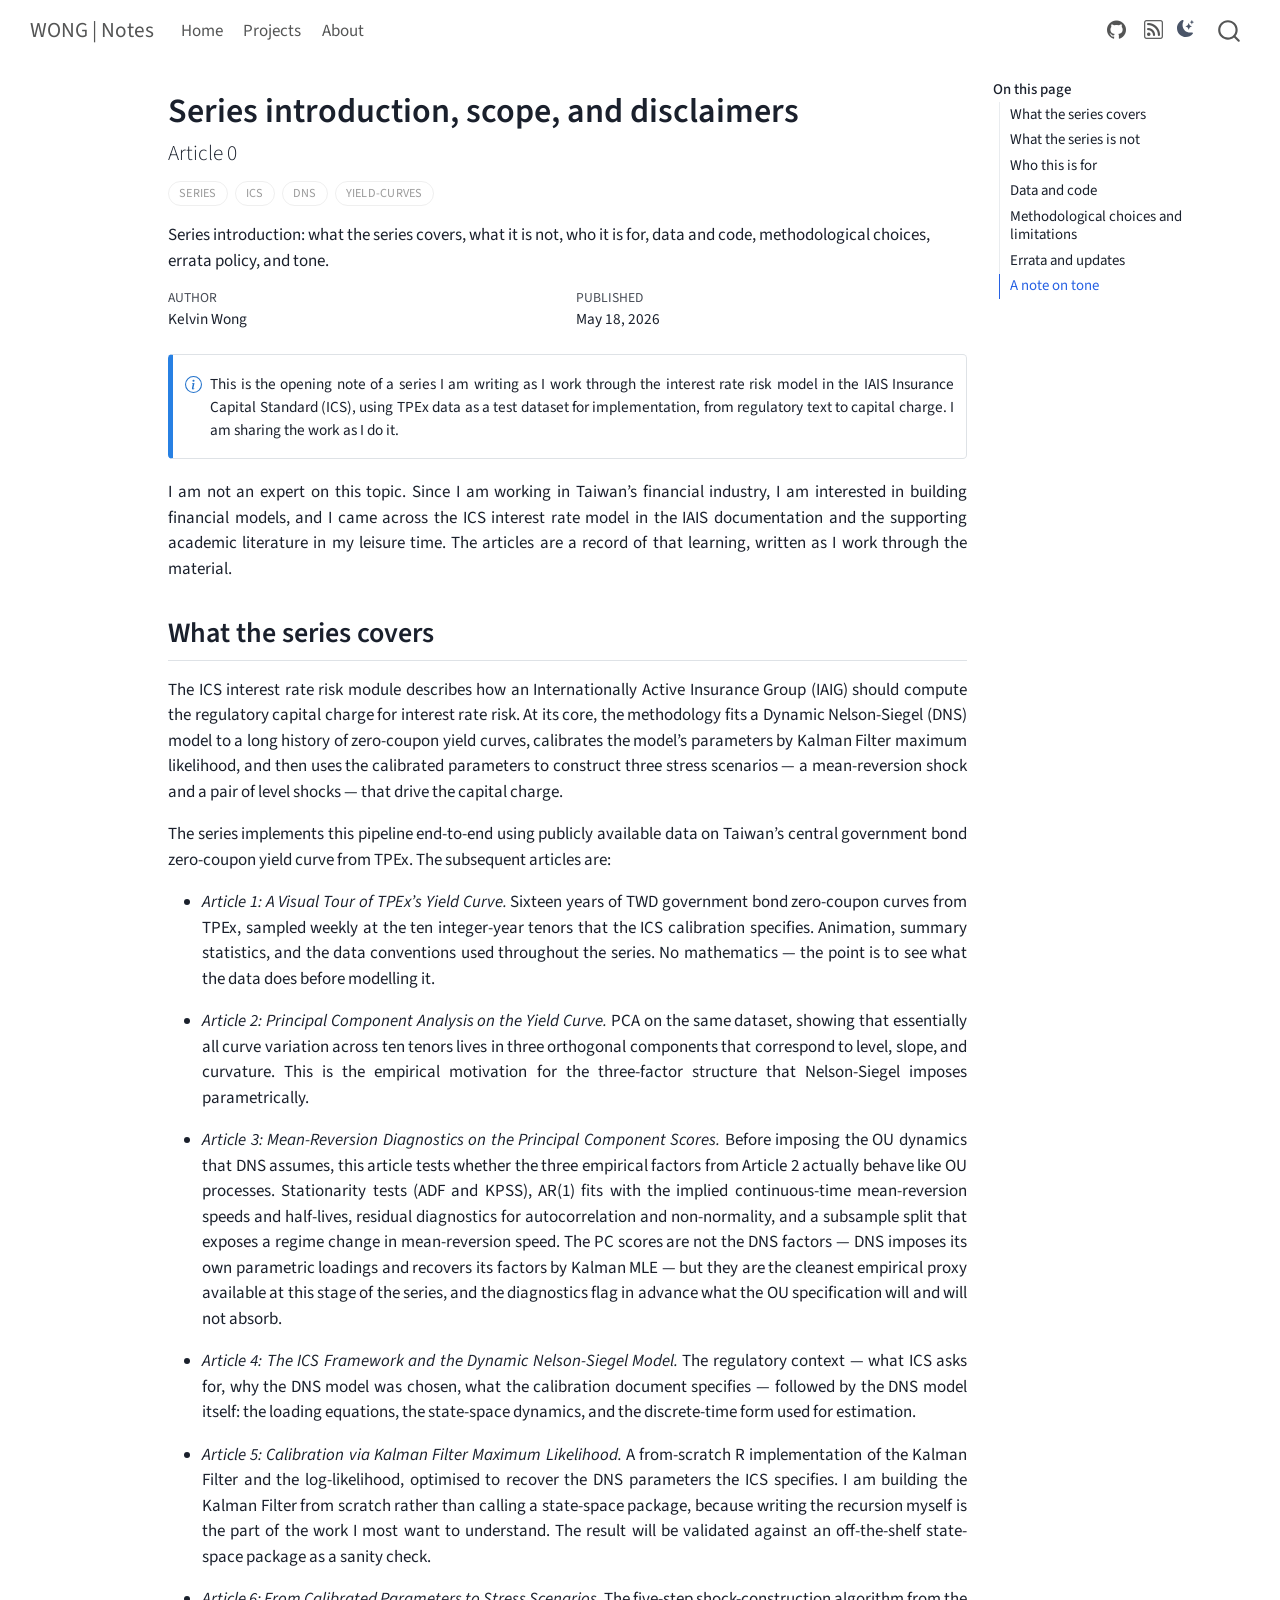
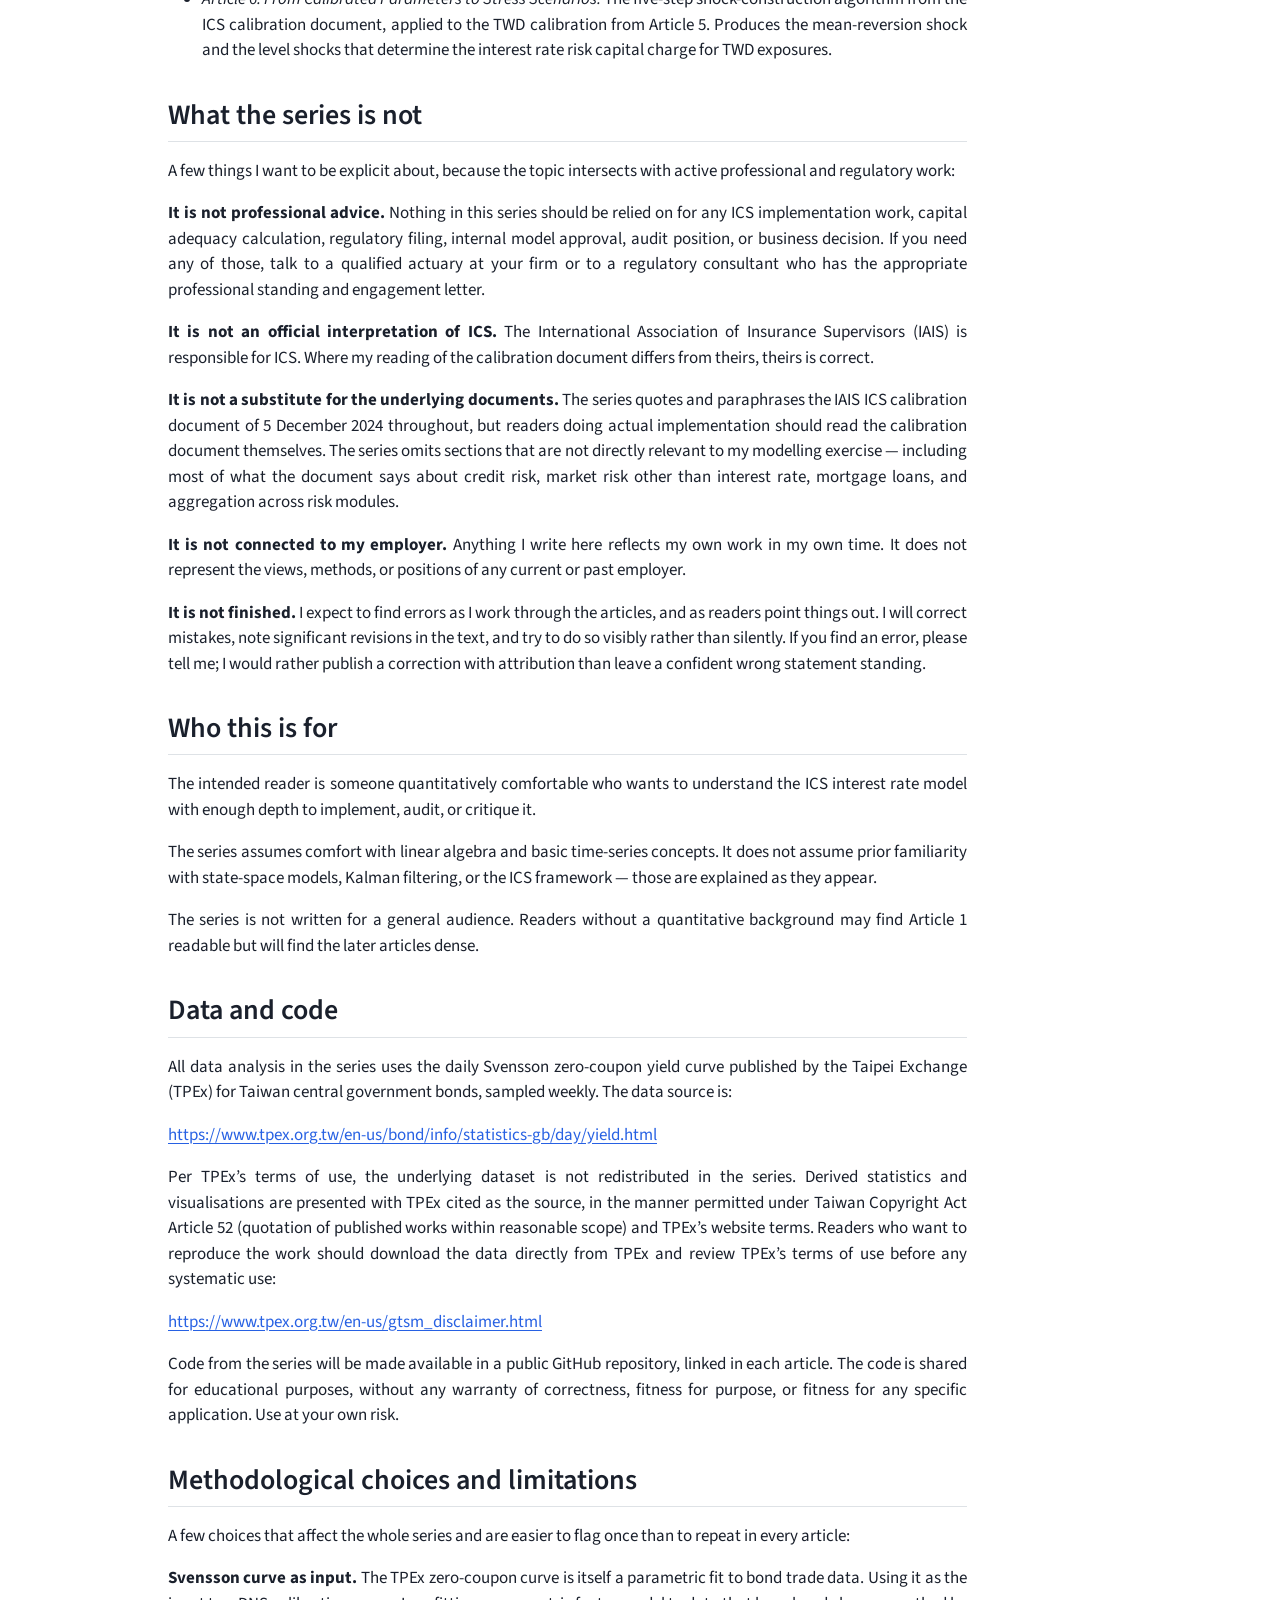
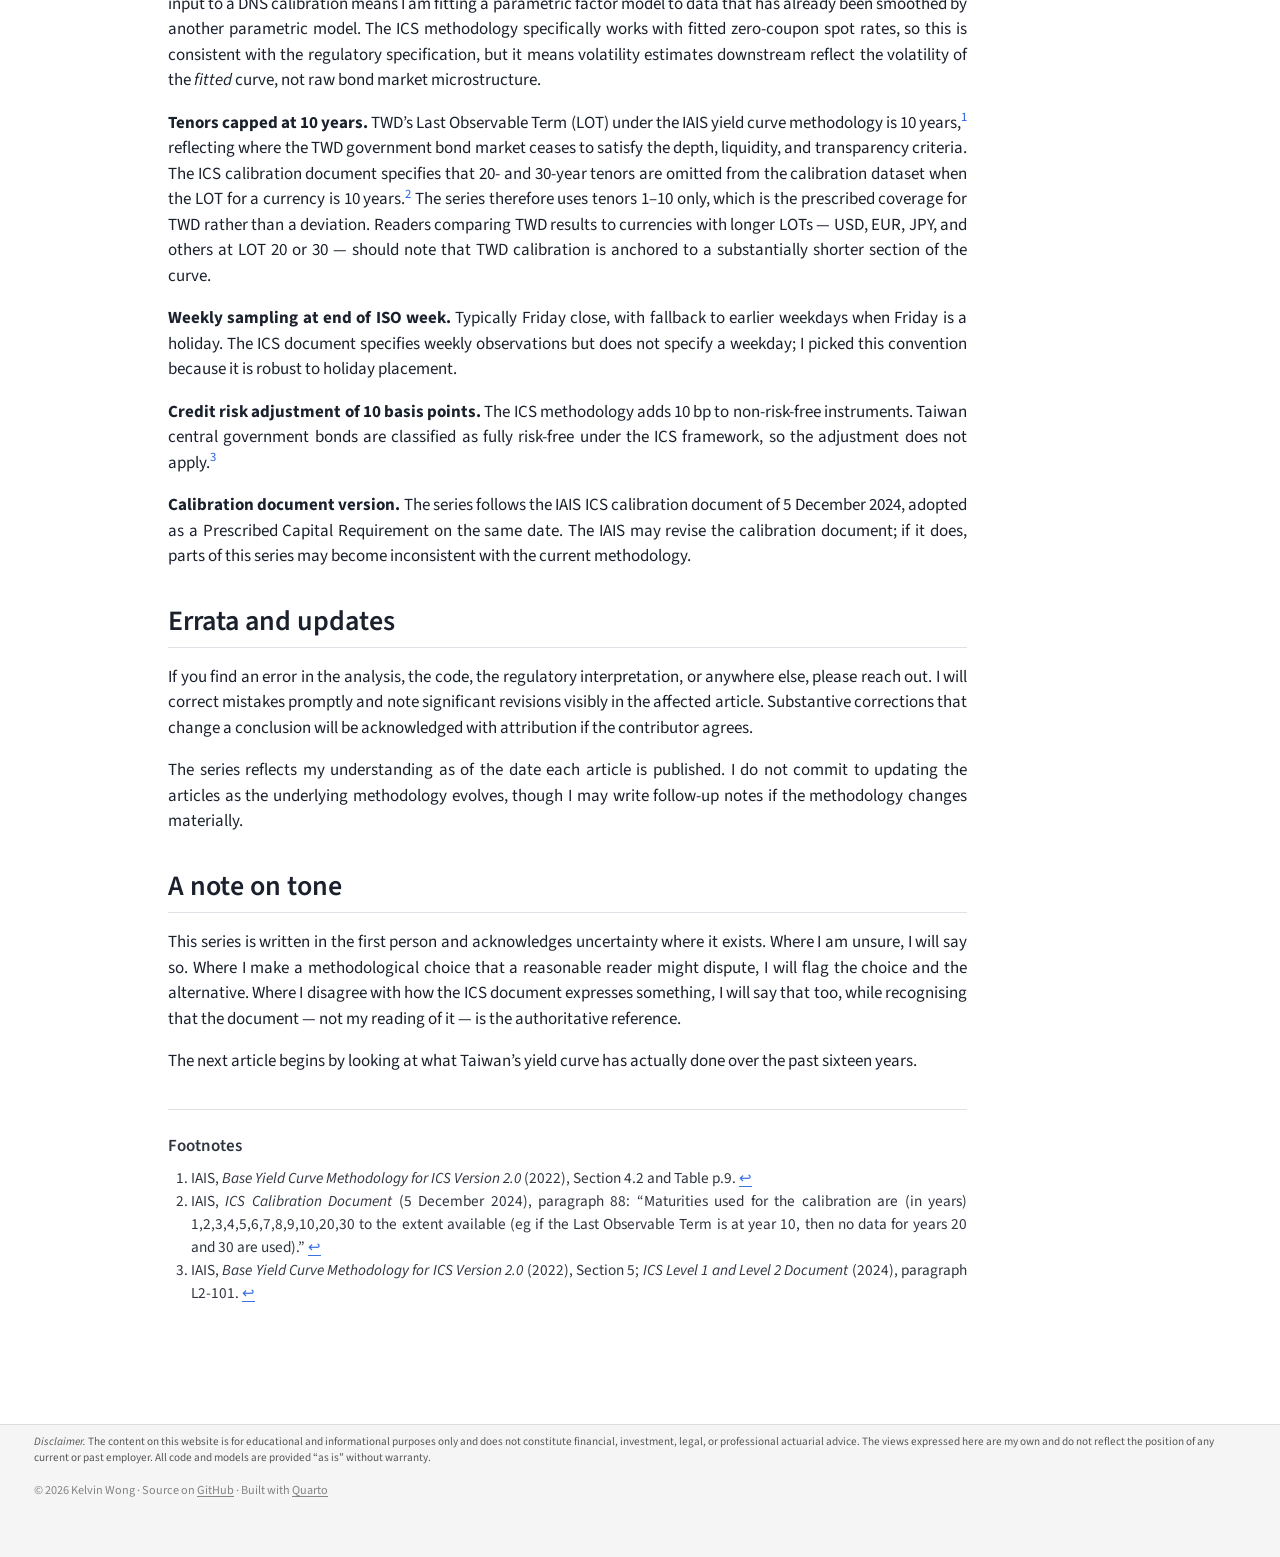
<file: posts/ics-dns-twd-yc/00-intro/index.html>
<!DOCTYPE html>
<html xmlns="http://www.w3.org/1999/xhtml" lang="en" xml:lang="en"><head>

<meta charset="utf-8">
<meta name="generator" content="quarto-1.9.38">

<meta name="viewport" content="width=device-width, initial-scale=1.0, user-scalable=yes">

<meta name="author" content="Kelvin Wong">
<meta name="dcterms.date" content="2026-05-18">
<meta name="description" content="Series introduction: what the series covers, what it is not, who it is for, data and code, methodological choices, errata policy, and tone.">

<title>Series introduction, scope, and disclaimers – WONG | Notes</title>
<style>
/* Default styles provided by pandoc.
** See https://pandoc.org/MANUAL.html#variables-for-html for config info.
*/
code{white-space: pre-wrap;}
span.smallcaps{font-variant: small-caps;}
div.columns{display: flex; gap: min(4vw, 1.5em);}
div.column{flex: auto; overflow-x: auto;}
div.hanging-indent{margin-left: 1.5em; text-indent: -1.5em;}
ul.task-list{list-style: none;}
ul.task-list li input[type="checkbox"] {
  width: 0.8em;
  margin: 0 0.8em 0.2em -1em; /* quarto-specific, see https://github.com/quarto-dev/quarto-cli/issues/4556 */ 
  vertical-align: middle;
}
</style>


<script src="../../../site_libs/quarto-nav/quarto-nav.js"></script>
<script src="../../../site_libs/quarto-nav/headroom.min.js"></script>
<script src="../../../site_libs/clipboard/clipboard.min.js"></script>
<script src="../../../site_libs/quarto-search/autocomplete.umd.js"></script>
<script src="../../../site_libs/quarto-search/fuse.min.js"></script>
<script src="../../../site_libs/quarto-search/quarto-search.js"></script>
<meta name="quarto:offset" content="../../../">
<script src="../../../site_libs/quarto-html/quarto.js" type="module"></script>
<script src="../../../site_libs/quarto-html/tabsets/tabsets.js" type="module"></script>
<script src="../../../site_libs/quarto-html/popper.min.js"></script>
<script src="../../../site_libs/quarto-html/tippy.umd.min.js"></script>
<script src="../../../site_libs/quarto-html/anchor.min.js"></script>
<link href="../../../site_libs/quarto-html/tippy.css" rel="stylesheet">
<link href="../../../site_libs/quarto-html/quarto-syntax-highlighting-de63f62b328812d8e578a4d74e282472.css" rel="stylesheet" class="quarto-color-scheme" id="quarto-text-highlighting-styles">
<link href="../../../site_libs/quarto-html/quarto-syntax-highlighting-dark-6b6957c917596b414ec0b78690761e87.css" rel="stylesheet" class="quarto-color-scheme quarto-color-alternate" id="quarto-text-highlighting-styles">
<link href="../../../site_libs/quarto-html/quarto-syntax-highlighting-de63f62b328812d8e578a4d74e282472.css" rel="stylesheet" class="quarto-color-scheme-extra" id="quarto-text-highlighting-styles">
<script src="../../../site_libs/bootstrap/bootstrap.min.js"></script>
<link href="../../../site_libs/bootstrap/bootstrap-icons.css" rel="stylesheet">
<link href="../../../site_libs/bootstrap/bootstrap-4ea889f8855cf48074658e9f0fd2e67a.min.css" rel="stylesheet" append-hash="true" class="quarto-color-scheme" id="quarto-bootstrap" data-mode="light">
<link href="../../../site_libs/bootstrap/bootstrap-dark-e70ec2cf6ff0e462ed6772ad11d06af6.min.css" rel="stylesheet" append-hash="true" class="quarto-color-scheme quarto-color-alternate" id="quarto-bootstrap" data-mode="dark">
<link href="../../../site_libs/bootstrap/bootstrap-4ea889f8855cf48074658e9f0fd2e67a.min.css" rel="stylesheet" append-hash="true" class="quarto-color-scheme-extra" id="quarto-bootstrap" data-mode="light">
<script id="quarto-search-options" type="application/json">{
  "location": "navbar",
  "copy-button": false,
  "collapse-after": 3,
  "panel-placement": "end",
  "type": "overlay",
  "limit": 50,
  "keyboard-shortcut": [
    "f",
    "/",
    "s"
  ],
  "show-item-context": false,
  "language": {
    "search-no-results-text": "No results",
    "search-matching-documents-text": "matching documents",
    "search-copy-link-title": "Copy link to search",
    "search-hide-matches-text": "Hide additional matches",
    "search-more-match-text": "more match in this document",
    "search-more-matches-text": "more matches in this document",
    "search-clear-button-title": "Clear",
    "search-text-placeholder": "",
    "search-detached-cancel-button-title": "Cancel",
    "search-submit-button-title": "Submit",
    "search-label": "Search"
  }
}</script>
<script async="" src="https://www.googletagmanager.com/gtag/js?id=G-ZE7XDNH3W9"></script>

<script type="text/javascript">

window.dataLayer = window.dataLayer || [];
function gtag(){dataLayer.push(arguments);}
gtag('js', new Date());
gtag('config', 'G-ZE7XDNH3W9', { 'anonymize_ip': true});
</script>
<style>html{ scroll-behavior: smooth; }</style>
<meta name="google-site-verification" content="haUJj-wPPgU5a0qyePIluTiO4UIAxMqEWfWtq-IIPjA">


<link rel="stylesheet" href="../../../styles.css">
</head>

<body class="nav-fixed quarto-light"><script id="quarto-html-before-body" type="application/javascript">
    const toggleBodyColorMode = (bsSheetEl) => {
      const mode = bsSheetEl.getAttribute("data-mode");
      const bodyEl = window.document.querySelector("body");
      if (mode === "dark") {
        bodyEl.classList.add("quarto-dark");
        bodyEl.classList.remove("quarto-light");
      } else {
        bodyEl.classList.add("quarto-light");
        bodyEl.classList.remove("quarto-dark");
      }
    }
    const toggleBodyColorPrimary = () => {
      const bsSheetEl = window.document.querySelector("link#quarto-bootstrap:not([rel=disabled-stylesheet])");
      if (bsSheetEl) {
        toggleBodyColorMode(bsSheetEl);
      }
    }
    const setColorSchemeToggle = (alternate) => {
      const toggles = window.document.querySelectorAll('.quarto-color-scheme-toggle');
      for (let i=0; i < toggles.length; i++) {
        const toggle = toggles[i];
        if (toggle) {
          if (alternate) {
            toggle.classList.add("alternate");
          } else {
            toggle.classList.remove("alternate");
          }
        }
      }
    };
    const toggleColorMode = (alternate) => {
      // Switch the stylesheets
      const primaryStylesheets = window.document.querySelectorAll('link.quarto-color-scheme:not(.quarto-color-alternate)');
      const alternateStylesheets = window.document.querySelectorAll('link.quarto-color-scheme.quarto-color-alternate');
      manageTransitions('#quarto-margin-sidebar .nav-link', false);
      if (alternate) {
        // note: dark is layered on light, we don't disable primary!
        enableStylesheet(alternateStylesheets);
        for (const sheetNode of alternateStylesheets) {
          if (sheetNode.id === "quarto-bootstrap") {
            toggleBodyColorMode(sheetNode);
          }
        }
      } else {
        disableStylesheet(alternateStylesheets);
        enableStylesheet(primaryStylesheets)
        toggleBodyColorPrimary();
      }
      manageTransitions('#quarto-margin-sidebar .nav-link', true);
      // Switch the toggles
      setColorSchemeToggle(alternate)
      // Hack to workaround the fact that safari doesn't
      // properly recolor the scrollbar when toggling (#1455)
      if (navigator.userAgent.indexOf('Safari') > 0 && navigator.userAgent.indexOf('Chrome') == -1) {
        manageTransitions("body", false);
        window.scrollTo(0, 1);
        setTimeout(() => {
          window.scrollTo(0, 0);
          manageTransitions("body", true);
        }, 40);
      }
    }
    const disableStylesheet = (stylesheets) => {
      for (let i=0; i < stylesheets.length; i++) {
        const stylesheet = stylesheets[i];
        stylesheet.rel = 'disabled-stylesheet';
      }
    }
    const enableStylesheet = (stylesheets) => {
      for (let i=0; i < stylesheets.length; i++) {
        const stylesheet = stylesheets[i];
        if(stylesheet.rel !== 'stylesheet') { // for Chrome, which will still FOUC without this check
          stylesheet.rel = 'stylesheet';
        }
      }
    }
    const manageTransitions = (selector, allowTransitions) => {
      const els = window.document.querySelectorAll(selector);
      for (let i=0; i < els.length; i++) {
        const el = els[i];
        if (allowTransitions) {
          el.classList.remove('notransition');
        } else {
          el.classList.add('notransition');
        }
      }
    }
    const isFileUrl = () => {
      return window.location.protocol === 'file:';
    }
    const hasAlternateSentinel = () => {
      let styleSentinel = getColorSchemeSentinel();
      if (styleSentinel !== null) {
        return styleSentinel === "alternate";
      } else {
        return false;
      }
    }
    const setStyleSentinel = (alternate) => {
      const value = alternate ? "alternate" : "default";
      if (!isFileUrl()) {
        window.localStorage.setItem("quarto-color-scheme", value);
      } else {
        localAlternateSentinel = value;
      }
    }
    const getColorSchemeSentinel = () => {
      if (!isFileUrl()) {
        const storageValue = window.localStorage.getItem("quarto-color-scheme");
        return storageValue != null ? storageValue : localAlternateSentinel;
      } else {
        return localAlternateSentinel;
      }
    }
    const toggleGiscusIfUsed = (isAlternate, darkModeDefault) => {
      const baseTheme = document.querySelector('#giscus-base-theme')?.value ?? 'light';
      const alternateTheme = document.querySelector('#giscus-alt-theme')?.value ?? 'dark';
      let newTheme = '';
      if(authorPrefersDark) {
        newTheme = isAlternate ? baseTheme : alternateTheme;
      } else {
        newTheme = isAlternate ? alternateTheme : baseTheme;
      }
      const changeGiscusTheme = () => {
        // From: https://github.com/giscus/giscus/issues/336
        const sendMessage = (message) => {
          const iframe = document.querySelector('iframe.giscus-frame');
          if (!iframe) return;
          iframe.contentWindow.postMessage({ giscus: message }, 'https://giscus.app');
        }
        sendMessage({
          setConfig: {
            theme: newTheme
          }
        });
      }
      const isGiscussLoaded = window.document.querySelector('iframe.giscus-frame') !== null;
      if (isGiscussLoaded) {
        changeGiscusTheme();
      }
    };
    const authorPrefersDark = false;
    const queryPrefersDark = window.matchMedia('(prefers-color-scheme: dark)');
    const darkModeDefault = queryPrefersDark.matches;
      document.querySelector('link#quarto-text-highlighting-styles.quarto-color-scheme-extra').rel = 'disabled-stylesheet';
      document.querySelector('link#quarto-bootstrap.quarto-color-scheme-extra').rel = 'disabled-stylesheet';
    let localAlternateSentinel = darkModeDefault ? 'alternate' : 'default';
    // Dark / light mode switch
    window.quartoToggleColorScheme = () => {
      // Read the current dark / light value
      let toAlternate = !hasAlternateSentinel();
      toggleColorMode(toAlternate);
      setStyleSentinel(toAlternate);
      toggleGiscusIfUsed(toAlternate, darkModeDefault);
      window.dispatchEvent(new Event('resize'));
    };
    queryPrefersDark.addEventListener("change", e => {
      if(window.localStorage.getItem("quarto-color-scheme") !== null)
        return;
      const alternate = e.matches
      toggleColorMode(alternate);
      localAlternateSentinel = e.matches ? 'alternate' : 'default'; // this is used alongside local storage!
      toggleGiscusIfUsed(alternate, darkModeDefault);
    });
    // Switch to dark mode if need be
    if (hasAlternateSentinel()) {
      toggleColorMode(true);
    } else {
      toggleColorMode(false);
    }
  </script>

<div id="quarto-search-results"></div>
  <header id="quarto-header" class="headroom fixed-top">
    <nav class="navbar navbar-expand-lg " data-bs-theme="dark">
      <div class="navbar-container container-fluid">
      <div class="navbar-brand-container mx-auto">
    <a class="navbar-brand" href="../../../index.html">
    <span class="navbar-title">WONG | Notes</span>
    </a>
  </div>
            <div id="quarto-search" class="" title="Search"></div>
          <button class="navbar-toggler" type="button" data-bs-toggle="collapse" data-bs-target="#navbarCollapse" aria-controls="navbarCollapse" role="menu" aria-expanded="false" aria-label="Toggle navigation" onclick="if (window.quartoToggleHeadroom) { window.quartoToggleHeadroom(); }">
  <span class="navbar-toggler-icon"></span>
</button>
          <div class="collapse navbar-collapse" id="navbarCollapse">
            <ul class="navbar-nav navbar-nav-scroll me-auto">
  <li class="nav-item">
    <a class="nav-link" href="../../../index.html"> 
<span class="menu-text">Home</span></a>
  </li>  
  <li class="nav-item">
    <a class="nav-link" href="../../../projects.html"> 
<span class="menu-text">Projects</span></a>
  </li>  
  <li class="nav-item">
    <a class="nav-link" href="../../../about.html"> 
<span class="menu-text">About</span></a>
  </li>  
</ul>
            <ul class="navbar-nav navbar-nav-scroll ms-auto">
  <li class="nav-item compact">
    <a class="nav-link" href="https://github.com/kelvin1189"> <i class="bi bi-github" role="img" aria-label="GitHub">
</i> 
<span class="menu-text"></span></a>
  </li>  
  <li class="nav-item compact">
    <a class="nav-link" href="../../../index.xml"> <i class="bi bi-rss" role="img" aria-label="RSS feed">
</i> 
<span class="menu-text"></span></a>
  </li>  
</ul>
          </div> <!-- /navcollapse -->
            <div class="quarto-navbar-tools">
  <a href="" class="quarto-color-scheme-toggle quarto-navigation-tool  px-1" onclick="window.quartoToggleColorScheme(); return false;" title="Toggle dark mode"><i class="bi"></i></a>
</div>
      </div> <!-- /container-fluid -->
    </nav>
</header>
<!-- content -->
<div id="quarto-content" class="quarto-container page-columns page-rows-contents page-layout-article page-navbar">
<!-- sidebar -->
<!-- margin-sidebar -->
    <div id="quarto-margin-sidebar" class="sidebar margin-sidebar">
        <nav id="TOC" role="doc-toc" class="toc-active">
    <h2 id="toc-title">On this page</h2>
   
  <ul class="collapse">
  <li><a href="#what-the-series-covers" id="toc-what-the-series-covers" class="nav-link active" data-scroll-target="#what-the-series-covers">What the series covers</a></li>
  <li><a href="#what-the-series-is-not" id="toc-what-the-series-is-not" class="nav-link" data-scroll-target="#what-the-series-is-not">What the series is not</a></li>
  <li><a href="#who-this-is-for" id="toc-who-this-is-for" class="nav-link" data-scroll-target="#who-this-is-for">Who this is for</a></li>
  <li><a href="#data-and-code" id="toc-data-and-code" class="nav-link" data-scroll-target="#data-and-code">Data and code</a></li>
  <li><a href="#methodological-choices-and-limitations" id="toc-methodological-choices-and-limitations" class="nav-link" data-scroll-target="#methodological-choices-and-limitations">Methodological choices and limitations</a></li>
  <li><a href="#errata-and-updates" id="toc-errata-and-updates" class="nav-link" data-scroll-target="#errata-and-updates">Errata and updates</a></li>
  <li><a href="#a-note-on-tone" id="toc-a-note-on-tone" class="nav-link" data-scroll-target="#a-note-on-tone">A note on tone</a></li>
  </ul>
</nav>
    </div>
<!-- main -->
<main class="content" id="quarto-document-content">


<header id="title-block-header" class="quarto-title-block default">
<div class="quarto-title">
<h1 class="title">Series introduction, scope, and disclaimers</h1>
<p class="subtitle lead">Article 0</p>
  <div class="quarto-categories">
    <div class="quarto-category">series</div>
    <div class="quarto-category">ICS</div>
    <div class="quarto-category">DNS</div>
    <div class="quarto-category">yield-curves</div>
  </div>
  </div>

<div>
  <div class="description">
    Series introduction: what the series covers, what it is not, who it is for, data and code, methodological choices, errata policy, and tone.
  </div>
</div>


<div class="quarto-title-meta">

    <div>
    <div class="quarto-title-meta-heading">Author</div>
    <div class="quarto-title-meta-contents">
             <p>Kelvin Wong </p>
          </div>
  </div>
    
    <div>
    <div class="quarto-title-meta-heading">Published</div>
    <div class="quarto-title-meta-contents">
      <p class="date">May 18, 2026</p>
    </div>
  </div>
  
    
  </div>
  


</header>


<div class="callout callout-style-simple callout-note">
<div class="callout-body d-flex">
<div class="callout-icon-container">
<i class="callout-icon"></i>
</div>
<div class="callout-body-container">
<p>This is the opening note of a series I am writing as I work through the interest rate risk model in the IAIS Insurance Capital Standard (ICS), using TPEx data as a test dataset for implementation, from regulatory text to capital charge. I am sharing the work as I do it.</p>
</div>
</div>
</div>
<p>I am not an expert on this topic. Since I am working in Taiwan’s financial industry, I am interested in building financial models, and I came across the ICS interest rate model in the IAIS documentation and the supporting academic literature in my leisure time. The articles are a record of that learning, written as I work through the material.</p>
<section id="what-the-series-covers" class="level2">
<h2 class="anchored" data-anchor-id="what-the-series-covers">What the series covers</h2>
<p>The ICS interest rate risk module describes how an Internationally Active Insurance Group (IAIG) should compute the regulatory capital charge for interest rate risk. At its core, the methodology fits a Dynamic Nelson-Siegel (DNS) model to a long history of zero-coupon yield curves, calibrates the model’s parameters by Kalman Filter maximum likelihood, and then uses the calibrated parameters to construct three stress scenarios — a mean-reversion shock and a pair of level shocks — that drive the capital charge.</p>
<p>The series implements this pipeline end-to-end using publicly available data on Taiwan’s central government bond zero-coupon yield curve from TPEx. The subsequent articles are:</p>
<ul>
<li><p><em>Article 1: A Visual Tour of TPEx’s Yield Curve.</em> Sixteen years of TWD government bond zero-coupon curves from TPEx, sampled weekly at the ten integer-year tenors that the ICS calibration specifies. Animation, summary statistics, and the data conventions used throughout the series. No mathematics — the point is to see what the data does before modelling it.</p></li>
<li><p><em>Article 2: Principal Component Analysis on the Yield Curve.</em> PCA on the same dataset, showing that essentially all curve variation across ten tenors lives in three orthogonal components that correspond to level, slope, and curvature. This is the empirical motivation for the three-factor structure that Nelson-Siegel imposes parametrically.</p></li>
<li><p><em>Article 3: Mean-Reversion Diagnostics on the Principal Component Scores.</em> Before imposing the OU dynamics that DNS assumes, this article tests whether the three empirical factors from Article 2 actually behave like OU processes. Stationarity tests (ADF and KPSS), AR(1) fits with the implied continuous-time mean-reversion speeds and half-lives, residual diagnostics for autocorrelation and non-normality, and a subsample split that exposes a regime change in mean-reversion speed. The PC scores are not the DNS factors — DNS imposes its own parametric loadings and recovers its factors by Kalman MLE — but they are the cleanest empirical proxy available at this stage of the series, and the diagnostics flag in advance what the OU specification will and will not absorb.</p></li>
<li><p><em>Article 4: The ICS Framework and the Dynamic Nelson-Siegel Model.</em> The regulatory context — what ICS asks for, why the DNS model was chosen, what the calibration document specifies — followed by the DNS model itself: the loading equations, the state-space dynamics, and the discrete-time form used for estimation.</p></li>
<li><p><em>Article 5: Calibration via Kalman Filter Maximum Likelihood.</em> A from-scratch R implementation of the Kalman Filter and the log-likelihood, optimised to recover the DNS parameters the ICS specifies. I am building the Kalman Filter from scratch rather than calling a state-space package, because writing the recursion myself is the part of the work I most want to understand. The result will be validated against an off-the-shelf state-space package as a sanity check.</p></li>
<li><p><em>Article 6: From Calibrated Parameters to Stress Scenarios.</em> The five-step shock-construction algorithm from the ICS calibration document, applied to the TWD calibration from Article 5. Produces the mean-reversion shock and the level shocks that determine the interest rate risk capital charge for TWD exposures.</p></li>
</ul>
</section>
<section id="what-the-series-is-not" class="level2">
<h2 class="anchored" data-anchor-id="what-the-series-is-not">What the series is not</h2>
<p>A few things I want to be explicit about, because the topic intersects with active professional and regulatory work:</p>
<p><strong>It is not professional advice.</strong> Nothing in this series should be relied on for any ICS implementation work, capital adequacy calculation, regulatory filing, internal model approval, audit position, or business decision. If you need any of those, talk to a qualified actuary at your firm or to a regulatory consultant who has the appropriate professional standing and engagement letter.</p>
<p><strong>It is not an official interpretation of ICS.</strong> The International Association of Insurance Supervisors (IAIS) is responsible for ICS. Where my reading of the calibration document differs from theirs, theirs is correct.</p>
<p><strong>It is not a substitute for the underlying documents.</strong> The series quotes and paraphrases the IAIS ICS calibration document of 5 December 2024 throughout, but readers doing actual implementation should read the calibration document themselves. The series omits sections that are not directly relevant to my modelling exercise — including most of what the document says about credit risk, market risk other than interest rate, mortgage loans, and aggregation across risk modules.</p>
<p><strong>It is not connected to my employer.</strong> Anything I write here reflects my own work in my own time. It does not represent the views, methods, or positions of any current or past employer.</p>
<p><strong>It is not finished.</strong> I expect to find errors as I work through the articles, and as readers point things out. I will correct mistakes, note significant revisions in the text, and try to do so visibly rather than silently. If you find an error, please tell me; I would rather publish a correction with attribution than leave a confident wrong statement standing.</p>
</section>
<section id="who-this-is-for" class="level2">
<h2 class="anchored" data-anchor-id="who-this-is-for">Who this is for</h2>
<p>The intended reader is someone quantitatively comfortable who wants to understand the ICS interest rate model with enough depth to implement, audit, or critique it.</p>
<p>The series assumes comfort with linear algebra and basic time-series concepts. It does not assume prior familiarity with state-space models, Kalman filtering, or the ICS framework — those are explained as they appear.</p>
<p>The series is not written for a general audience. Readers without a quantitative background may find Article 1 readable but will find the later articles dense.</p>
</section>
<section id="data-and-code" class="level2">
<h2 class="anchored" data-anchor-id="data-and-code">Data and code</h2>
<p>All data analysis in the series uses the daily Svensson zero-coupon yield curve published by the Taipei Exchange (TPEx) for Taiwan central government bonds, sampled weekly. The data source is:</p>
<p><a href="https://www.tpex.org.tw/en-us/bond/info/statistics-gb/day/yield.html" class="uri">https://www.tpex.org.tw/en-us/bond/info/statistics-gb/day/yield.html</a></p>
<p>Per TPEx’s terms of use, the underlying dataset is not redistributed in the series. Derived statistics and visualisations are presented with TPEx cited as the source, in the manner permitted under Taiwan Copyright Act Article 52 (quotation of published works within reasonable scope) and TPEx’s website terms. Readers who want to reproduce the work should download the data directly from TPEx and review TPEx’s terms of use before any systematic use:</p>
<p><a href="https://www.tpex.org.tw/en-us/gtsm_disclaimer.html" class="uri">https://www.tpex.org.tw/en-us/gtsm_disclaimer.html</a></p>
<p>Code from the series will be made available in a public GitHub repository, linked in each article. The code is shared for educational purposes, without any warranty of correctness, fitness for purpose, or fitness for any specific application. Use at your own risk.</p>
</section>
<section id="methodological-choices-and-limitations" class="level2">
<h2 class="anchored" data-anchor-id="methodological-choices-and-limitations">Methodological choices and limitations</h2>
<p>A few choices that affect the whole series and are easier to flag once than to repeat in every article:</p>
<p><strong>Svensson curve as input.</strong> The TPEx zero-coupon curve is itself a parametric fit to bond trade data. Using it as the input to a DNS calibration means I am fitting a parametric factor model to data that has already been smoothed by another parametric model. The ICS methodology specifically works with fitted zero-coupon spot rates, so this is consistent with the regulatory specification, but it means volatility estimates downstream reflect the volatility of the <em>fitted</em> curve, not raw bond market microstructure.</p>
<p><strong>Tenors capped at 10 years.</strong> TWD’s Last Observable Term (LOT) under the IAIS yield curve methodology is 10 years,<a href="#fn1" class="footnote-ref" id="fnref1" role="doc-noteref"><sup>1</sup></a> reflecting where the TWD government bond market ceases to satisfy the depth, liquidity, and transparency criteria. The ICS calibration document specifies that 20- and 30-year tenors are omitted from the calibration dataset when the LOT for a currency is 10 years.<a href="#fn2" class="footnote-ref" id="fnref2" role="doc-noteref"><sup>2</sup></a> The series therefore uses tenors 1–10 only, which is the prescribed coverage for TWD rather than a deviation. Readers comparing TWD results to currencies with longer LOTs — USD, EUR, JPY, and others at LOT 20 or 30 — should note that TWD calibration is anchored to a substantially shorter section of the curve.</p>
<p><strong>Weekly sampling at end of ISO week.</strong> Typically Friday close, with fallback to earlier weekdays when Friday is a holiday. The ICS document specifies weekly observations but does not specify a weekday; I picked this convention because it is robust to holiday placement.</p>
<p><strong>Credit risk adjustment of 10 basis points.</strong> The ICS methodology adds 10 bp to non-risk-free instruments. Taiwan central government bonds are classified as fully risk-free under the ICS framework, so the adjustment does not apply.<a href="#fn3" class="footnote-ref" id="fnref3" role="doc-noteref"><sup>3</sup></a></p>
<p><strong>Calibration document version.</strong> The series follows the IAIS ICS calibration document of 5 December 2024, adopted as a Prescribed Capital Requirement on the same date. The IAIS may revise the calibration document; if it does, parts of this series may become inconsistent with the current methodology.</p>
</section>
<section id="errata-and-updates" class="level2">
<h2 class="anchored" data-anchor-id="errata-and-updates">Errata and updates</h2>
<p>If you find an error in the analysis, the code, the regulatory interpretation, or anywhere else, please reach out. I will correct mistakes promptly and note significant revisions visibly in the affected article. Substantive corrections that change a conclusion will be acknowledged with attribution if the contributor agrees.</p>
<p>The series reflects my understanding as of the date each article is published. I do not commit to updating the articles as the underlying methodology evolves, though I may write follow-up notes if the methodology changes materially.</p>
</section>
<section id="a-note-on-tone" class="level2">
<h2 class="anchored" data-anchor-id="a-note-on-tone">A note on tone</h2>
<p>This series is written in the first person and acknowledges uncertainty where it exists. Where I am unsure, I will say so. Where I make a methodological choice that a reasonable reader might dispute, I will flag the choice and the alternative. Where I disagree with how the ICS document expresses something, I will say that too, while recognising that the document — not my reading of it — is the authoritative reference.</p>
<p>The next article begins by looking at what Taiwan’s yield curve has actually done over the past sixteen years.</p>


</section>


<div id="quarto-appendix" class="default"><section id="footnotes" class="footnotes footnotes-end-of-document" role="doc-endnotes"><h2 class="anchored quarto-appendix-heading">Footnotes</h2>

<ol>
<li id="fn1"><p>IAIS, <em>Base Yield Curve Methodology for ICS Version 2.0</em> (2022), Section 4.2 and Table p.9.<a href="#fnref1" class="footnote-back" role="doc-backlink">↩︎</a></p></li>
<li id="fn2"><p>IAIS, <em>ICS Calibration Document</em> (5 December 2024), paragraph 88: “Maturities used for the calibration are (in years) 1,2,3,4,5,6,7,8,9,10,20,30 to the extent available (eg if the Last Observable Term is at year 10, then no data for years 20 and 30 are used).”<a href="#fnref2" class="footnote-back" role="doc-backlink">↩︎</a></p></li>
<li id="fn3"><p>IAIS, <em>Base Yield Curve Methodology for ICS Version 2.0</em> (2022), Section 5; <em>ICS Level 1 and Level 2 Document</em> (2024), paragraph L2-101.<a href="#fnref3" class="footnote-back" role="doc-backlink">↩︎</a></p></li>
</ol>
</section></div></main> <!-- /main -->
<script id="quarto-html-after-body" type="application/javascript">
  window.document.addEventListener("DOMContentLoaded", function (event) {
    // Ensure there is a toggle, if there isn't float one in the top right
    if (window.document.querySelector('.quarto-color-scheme-toggle') === null) {
      const a = window.document.createElement('a');
      a.classList.add('top-right');
      a.classList.add('quarto-color-scheme-toggle');
      a.href = "";
      a.onclick = function() { try { window.quartoToggleColorScheme(); } catch {} return false; };
      const i = window.document.createElement("i");
      i.classList.add('bi');
      a.appendChild(i);
      window.document.body.appendChild(a);
    }
    setColorSchemeToggle(hasAlternateSentinel())
    const icon = "";
    const anchorJS = new window.AnchorJS();
    anchorJS.options = {
      placement: 'right',
      icon: icon
    };
    anchorJS.add('.anchored');
    const isCodeAnnotation = (el) => {
      for (const clz of el.classList) {
        if (clz.startsWith('code-annotation-')) {                     
          return true;
        }
      }
      return false;
    }
    const onCopySuccess = function(e) {
      // button target
      const button = e.trigger;
      // don't keep focus
      button.blur();
      // flash "checked"
      button.classList.add('code-copy-button-checked');
      var currentTitle = button.getAttribute("title");
      button.setAttribute("title", "Copied!");
      let tooltip;
      if (window.bootstrap) {
        button.setAttribute("data-bs-toggle", "tooltip");
        button.setAttribute("data-bs-placement", "left");
        button.setAttribute("data-bs-title", "Copied!");
        tooltip = new bootstrap.Tooltip(button, 
          { trigger: "manual", 
            customClass: "code-copy-button-tooltip",
            offset: [0, -8]});
        tooltip.show();    
      }
      setTimeout(function() {
        if (tooltip) {
          tooltip.hide();
          button.removeAttribute("data-bs-title");
          button.removeAttribute("data-bs-toggle");
          button.removeAttribute("data-bs-placement");
        }
        button.setAttribute("title", currentTitle);
        button.classList.remove('code-copy-button-checked');
      }, 1000);
      // clear code selection
      e.clearSelection();
    }
    const getTextToCopy = function(trigger) {
      const outerScaffold = trigger.parentElement.cloneNode(true);
      const codeEl = outerScaffold.querySelector('code');
      for (const childEl of codeEl.children) {
        if (isCodeAnnotation(childEl)) {
          childEl.remove();
        }
      }
      return codeEl.innerText;
    }
    const clipboard = new window.ClipboardJS('.code-copy-button:not([data-in-quarto-modal])', {
      text: getTextToCopy
    });
    clipboard.on('success', onCopySuccess);
    if (window.document.getElementById('quarto-embedded-source-code-modal')) {
      const clipboardModal = new window.ClipboardJS('.code-copy-button[data-in-quarto-modal]', {
        text: getTextToCopy,
        container: window.document.getElementById('quarto-embedded-source-code-modal')
      });
      clipboardModal.on('success', onCopySuccess);
    }
      var localhostRegex = new RegExp(/^(?:http|https):\/\/localhost\:?[0-9]*\//);
      var mailtoRegex = new RegExp(/^mailto:/);
        var filterRegex = new RegExp("https:\/\/kelvin1189\.github\.io\/actuarial-modeling-notes\/");
      var isInternal = (href) => {
          return filterRegex.test(href) || localhostRegex.test(href) || mailtoRegex.test(href);
      }
      // Inspect non-navigation links and adorn them if external
     var links = window.document.querySelectorAll('a[href]:not(.nav-link):not(.navbar-brand):not(.toc-action):not(.sidebar-link):not(.sidebar-item-toggle):not(.pagination-link):not(.no-external):not([aria-hidden]):not(.dropdown-item):not(.quarto-navigation-tool):not(.about-link)');
      for (var i=0; i<links.length; i++) {
        const link = links[i];
        if (!isInternal(link.href)) {
          // undo the damage that might have been done by quarto-nav.js in the case of
          // links that we want to consider external
          if (link.dataset.originalHref !== undefined) {
            link.href = link.dataset.originalHref;
          }
        }
      }
    function tippyHover(el, contentFn, onTriggerFn, onUntriggerFn) {
      const config = {
        allowHTML: true,
        maxWidth: 500,
        delay: 100,
        arrow: false,
        appendTo: function(el) {
            return el.parentElement;
        },
        interactive: true,
        interactiveBorder: 10,
        theme: 'quarto',
        placement: 'bottom-start',
      };
      if (contentFn) {
        config.content = contentFn;
      }
      if (onTriggerFn) {
        config.onTrigger = onTriggerFn;
      }
      if (onUntriggerFn) {
        config.onUntrigger = onUntriggerFn;
      }
      window.tippy(el, config); 
    }
    const noterefs = window.document.querySelectorAll('a[role="doc-noteref"]');
    for (var i=0; i<noterefs.length; i++) {
      const ref = noterefs[i];
      tippyHover(ref, function() {
        // use id or data attribute instead here
        let href = ref.getAttribute('data-footnote-href') || ref.getAttribute('href');
        try { href = new URL(href).hash; } catch {}
        const id = href.replace(/^#\/?/, "");
        const note = window.document.getElementById(id);
        if (note) {
          return note.innerHTML;
        } else {
          return "";
        }
      });
    }
    const xrefs = window.document.querySelectorAll('a.quarto-xref');
    const processXRef = (id, note) => {
      // Strip column container classes
      const stripColumnClz = (el) => {
        el.classList.remove("page-full", "page-columns");
        if (el.children) {
          for (const child of el.children) {
            stripColumnClz(child);
          }
        }
      }
      stripColumnClz(note)
      if (id === null || id.startsWith('sec-')) {
        // Special case sections, only their first couple elements
        const container = document.createElement("div");
        if (note.children && note.children.length > 2) {
          container.appendChild(note.children[0].cloneNode(true));
          for (let i = 1; i < note.children.length; i++) {
            const child = note.children[i];
            if (child.tagName === "P" && child.innerText === "") {
              continue;
            } else {
              container.appendChild(child.cloneNode(true));
              break;
            }
          }
          if (window.Quarto?.typesetMath) {
            window.Quarto.typesetMath(container);
          }
          return container.innerHTML
        } else {
          if (window.Quarto?.typesetMath) {
            window.Quarto.typesetMath(note);
          }
          return note.innerHTML;
        }
      } else {
        // Remove any anchor links if they are present
        const anchorLink = note.querySelector('a.anchorjs-link');
        if (anchorLink) {
          anchorLink.remove();
        }
        if (window.Quarto?.typesetMath) {
          window.Quarto.typesetMath(note);
        }
        if (note.classList.contains("callout")) {
          return note.outerHTML;
        } else {
          return note.innerHTML;
        }
      }
    }
    for (var i=0; i<xrefs.length; i++) {
      const xref = xrefs[i];
      tippyHover(xref, undefined, function(instance) {
        instance.disable();
        let url = xref.getAttribute('href');
        let hash = undefined; 
        if (url.startsWith('#')) {
          hash = url;
        } else {
          try { hash = new URL(url).hash; } catch {}
        }
        if (hash) {
          const id = hash.replace(/^#\/?/, "");
          const note = window.document.getElementById(id);
          if (note !== null) {
            try {
              const html = processXRef(id, note.cloneNode(true));
              instance.setContent(html);
            } finally {
              instance.enable();
              instance.show();
            }
          } else {
            // See if we can fetch this
            fetch(url.split('#')[0])
            .then(res => res.text())
            .then(html => {
              const parser = new DOMParser();
              const htmlDoc = parser.parseFromString(html, "text/html");
              const note = htmlDoc.getElementById(id);
              if (note !== null) {
                const html = processXRef(id, note);
                instance.setContent(html);
              } 
            }).finally(() => {
              instance.enable();
              instance.show();
            });
          }
        } else {
          // See if we can fetch a full url (with no hash to target)
          // This is a special case and we should probably do some content thinning / targeting
          fetch(url)
          .then(res => res.text())
          .then(html => {
            const parser = new DOMParser();
            const htmlDoc = parser.parseFromString(html, "text/html");
            const note = htmlDoc.querySelector('main.content');
            if (note !== null) {
              // This should only happen for chapter cross references
              // (since there is no id in the URL)
              // remove the first header
              if (note.children.length > 0 && note.children[0].tagName === "HEADER") {
                note.children[0].remove();
              }
              const html = processXRef(null, note);
              instance.setContent(html);
            } 
          }).finally(() => {
            instance.enable();
            instance.show();
          });
        }
      }, function(instance) {
      });
    }
        let selectedAnnoteEl;
        const selectorForAnnotation = ( cell, annotation) => {
          let cellAttr = 'data-code-cell="' + cell + '"';
          let lineAttr = 'data-code-annotation="' +  annotation + '"';
          const selector = 'span[' + cellAttr + '][' + lineAttr + ']';
          return selector;
        }
        const selectCodeLines = (annoteEl) => {
          const doc = window.document;
          const targetCell = annoteEl.getAttribute("data-target-cell");
          const targetAnnotation = annoteEl.getAttribute("data-target-annotation");
          const annoteSpan = window.document.querySelector(selectorForAnnotation(targetCell, targetAnnotation));
          const lines = annoteSpan.getAttribute("data-code-lines").split(",");
          const lineIds = lines.map((line) => {
            return targetCell + "-" + line;
          })
          let top = null;
          let height = null;
          let parent = null;
          if (lineIds.length > 0) {
              //compute the position of the single el (top and bottom and make a div)
              const el = window.document.getElementById(lineIds[0]);
              top = el.offsetTop;
              height = el.offsetHeight;
              parent = el.parentElement.parentElement;
            if (lineIds.length > 1) {
              const lastEl = window.document.getElementById(lineIds[lineIds.length - 1]);
              const bottom = lastEl.offsetTop + lastEl.offsetHeight;
              height = bottom - top;
            }
            if (top !== null && height !== null && parent !== null) {
              // cook up a div (if necessary) and position it 
              let div = window.document.getElementById("code-annotation-line-highlight");
              if (div === null) {
                div = window.document.createElement("div");
                div.setAttribute("id", "code-annotation-line-highlight");
                div.style.position = 'absolute';
                parent.appendChild(div);
              }
              div.style.top = top - 2 + "px";
              div.style.height = height + 4 + "px";
              div.style.left = 0;
              let gutterDiv = window.document.getElementById("code-annotation-line-highlight-gutter");
              if (gutterDiv === null) {
                gutterDiv = window.document.createElement("div");
                gutterDiv.setAttribute("id", "code-annotation-line-highlight-gutter");
                gutterDiv.style.position = 'absolute';
                const codeCell = window.document.getElementById(targetCell);
                const gutter = codeCell.querySelector('.code-annotation-gutter');
                gutter.appendChild(gutterDiv);
              }
              gutterDiv.style.top = top - 2 + "px";
              gutterDiv.style.height = height + 4 + "px";
            }
            selectedAnnoteEl = annoteEl;
          }
        };
        const unselectCodeLines = () => {
          const elementsIds = ["code-annotation-line-highlight", "code-annotation-line-highlight-gutter"];
          elementsIds.forEach((elId) => {
            const div = window.document.getElementById(elId);
            if (div) {
              div.remove();
            }
          });
          selectedAnnoteEl = undefined;
        };
          // Handle positioning of the toggle
      window.addEventListener(
        "resize",
        throttle(() => {
          elRect = undefined;
          if (selectedAnnoteEl) {
            selectCodeLines(selectedAnnoteEl);
          }
        }, 10)
      );
      function throttle(fn, ms) {
      let throttle = false;
      let timer;
        return (...args) => {
          if(!throttle) { // first call gets through
              fn.apply(this, args);
              throttle = true;
          } else { // all the others get throttled
              if(timer) clearTimeout(timer); // cancel #2
              timer = setTimeout(() => {
                fn.apply(this, args);
                timer = throttle = false;
              }, ms);
          }
        };
      }
        // Attach click handler to the DT
        const annoteDls = window.document.querySelectorAll('dt[data-target-cell]');
        for (const annoteDlNode of annoteDls) {
          annoteDlNode.addEventListener('click', (event) => {
            const clickedEl = event.target;
            if (clickedEl !== selectedAnnoteEl) {
              unselectCodeLines();
              const activeEl = window.document.querySelector('dt[data-target-cell].code-annotation-active');
              if (activeEl) {
                activeEl.classList.remove('code-annotation-active');
              }
              selectCodeLines(clickedEl);
              clickedEl.classList.add('code-annotation-active');
            } else {
              // Unselect the line
              unselectCodeLines();
              clickedEl.classList.remove('code-annotation-active');
            }
          });
        }
    const findCites = (el) => {
      const parentEl = el.parentElement;
      if (parentEl) {
        const cites = parentEl.dataset.cites;
        if (cites) {
          return {
            el,
            cites: cites.split(' ')
          };
        } else {
          return findCites(el.parentElement)
        }
      } else {
        return undefined;
      }
    };
    var bibliorefs = window.document.querySelectorAll('a[role="doc-biblioref"]');
    for (var i=0; i<bibliorefs.length; i++) {
      const ref = bibliorefs[i];
      const citeInfo = findCites(ref);
      if (citeInfo) {
        tippyHover(citeInfo.el, function() {
          var popup = window.document.createElement('div');
          citeInfo.cites.forEach(function(cite) {
            var citeDiv = window.document.createElement('div');
            citeDiv.classList.add('hanging-indent');
            citeDiv.classList.add('csl-entry');
            var biblioDiv = window.document.getElementById('ref-' + cite);
            if (biblioDiv) {
              citeDiv.innerHTML = biblioDiv.innerHTML;
            }
            popup.appendChild(citeDiv);
          });
          return popup.innerHTML;
        });
      }
    }
  });
  </script>
<script src="https://utteranc.es/client.js" repo="kelvin1189/actuarial-modeling-notes" issue-term="pathname" theme="github-light" crossorigin="anonymous" async="">
</script>
</div> <!-- /content -->
<footer class="footer">
  <div class="nav-footer">
    <div class="nav-footer-left">
<p><em>Disclaimer.</em> The content on this website is for educational and informational purposes only and does not constitute financial, investment, legal, or professional actuarial advice. The views expressed here are my own and do not reflect the position of any current or past employer. All code and models are provided “as is” without warranty.</p>
<p><span class="footer-meta">© 2026 Kelvin Wong · Source on <a href="https://github.com/kelvin1189/actuarial-modeling-notes">GitHub</a> · Built with <a href="https://quarto.org">Quarto</a></span></p>
</div>   
    <div class="nav-footer-center">
      &nbsp;
    </div>
    <div class="nav-footer-right">
      &nbsp;
    </div>
  </div>
</footer>




<script src="../../../site_libs/quarto-html/zenscroll-min.js"></script>
</body></html>
</file>
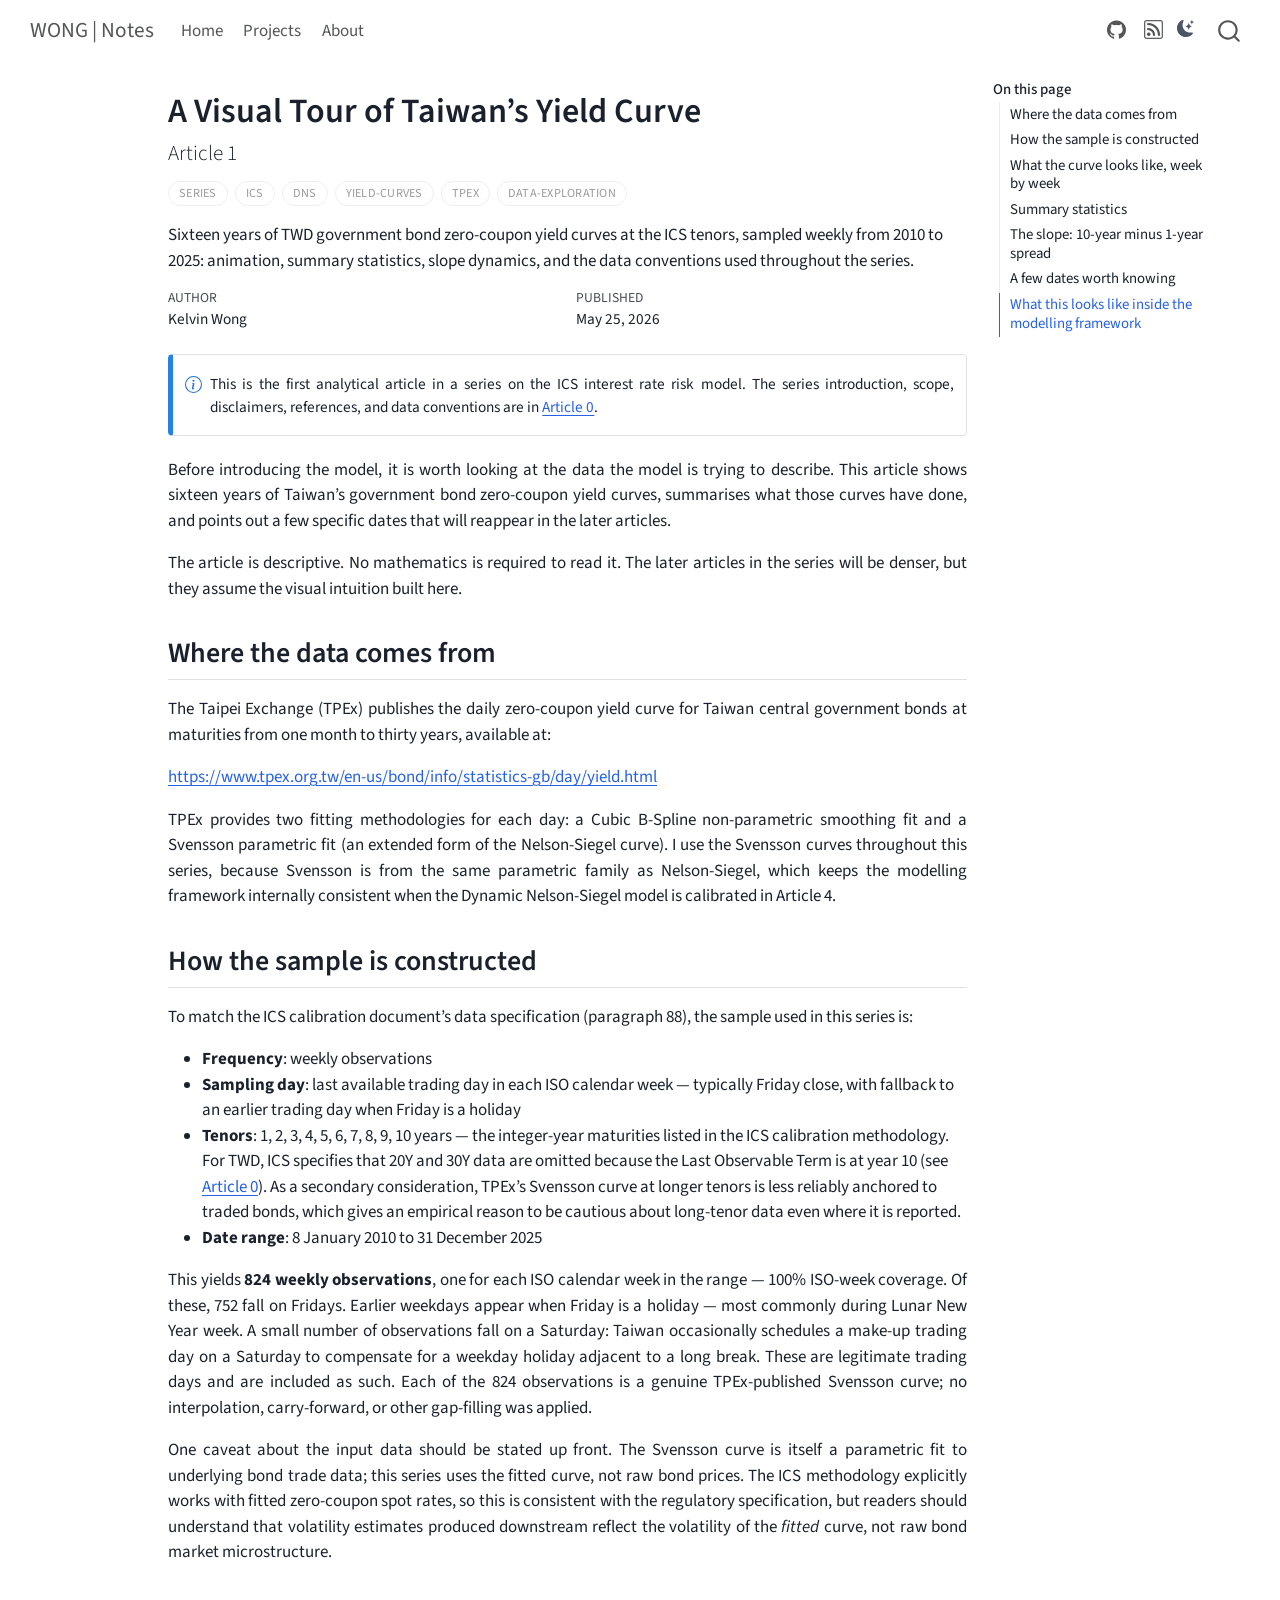
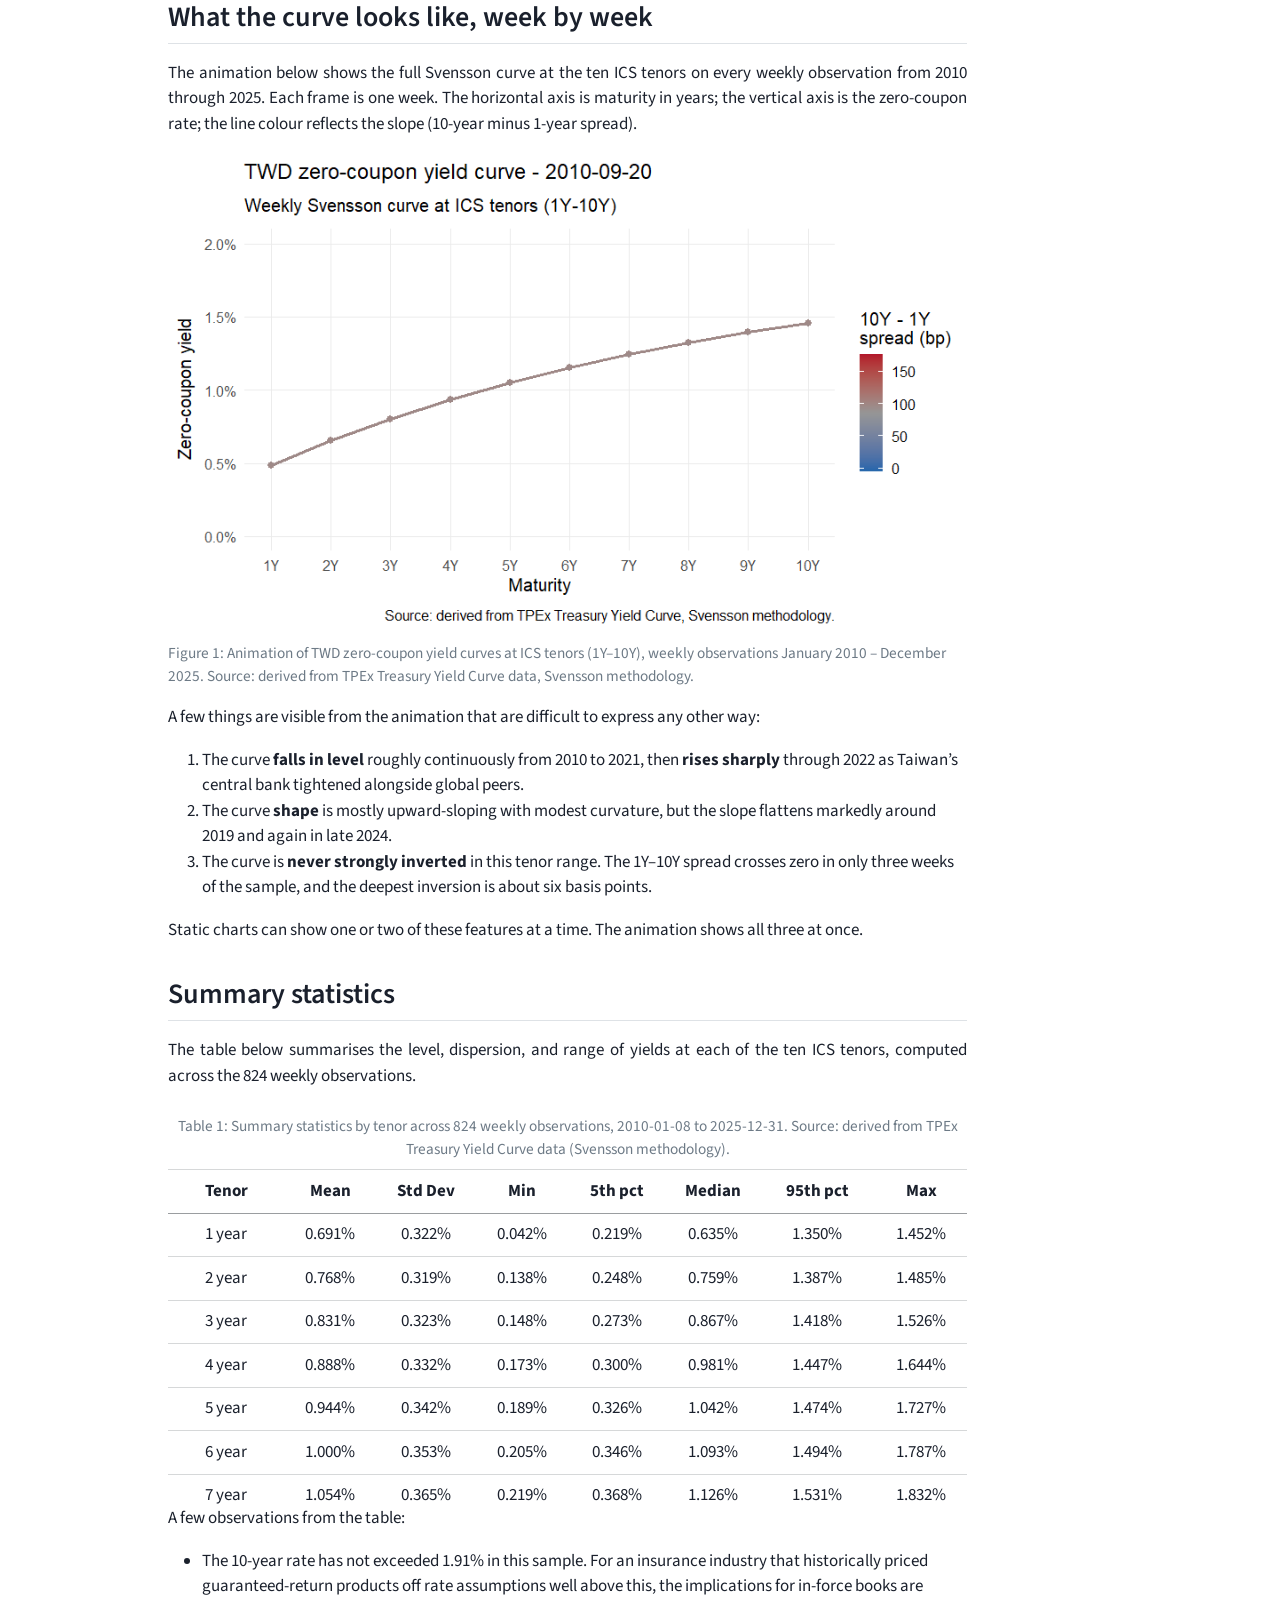
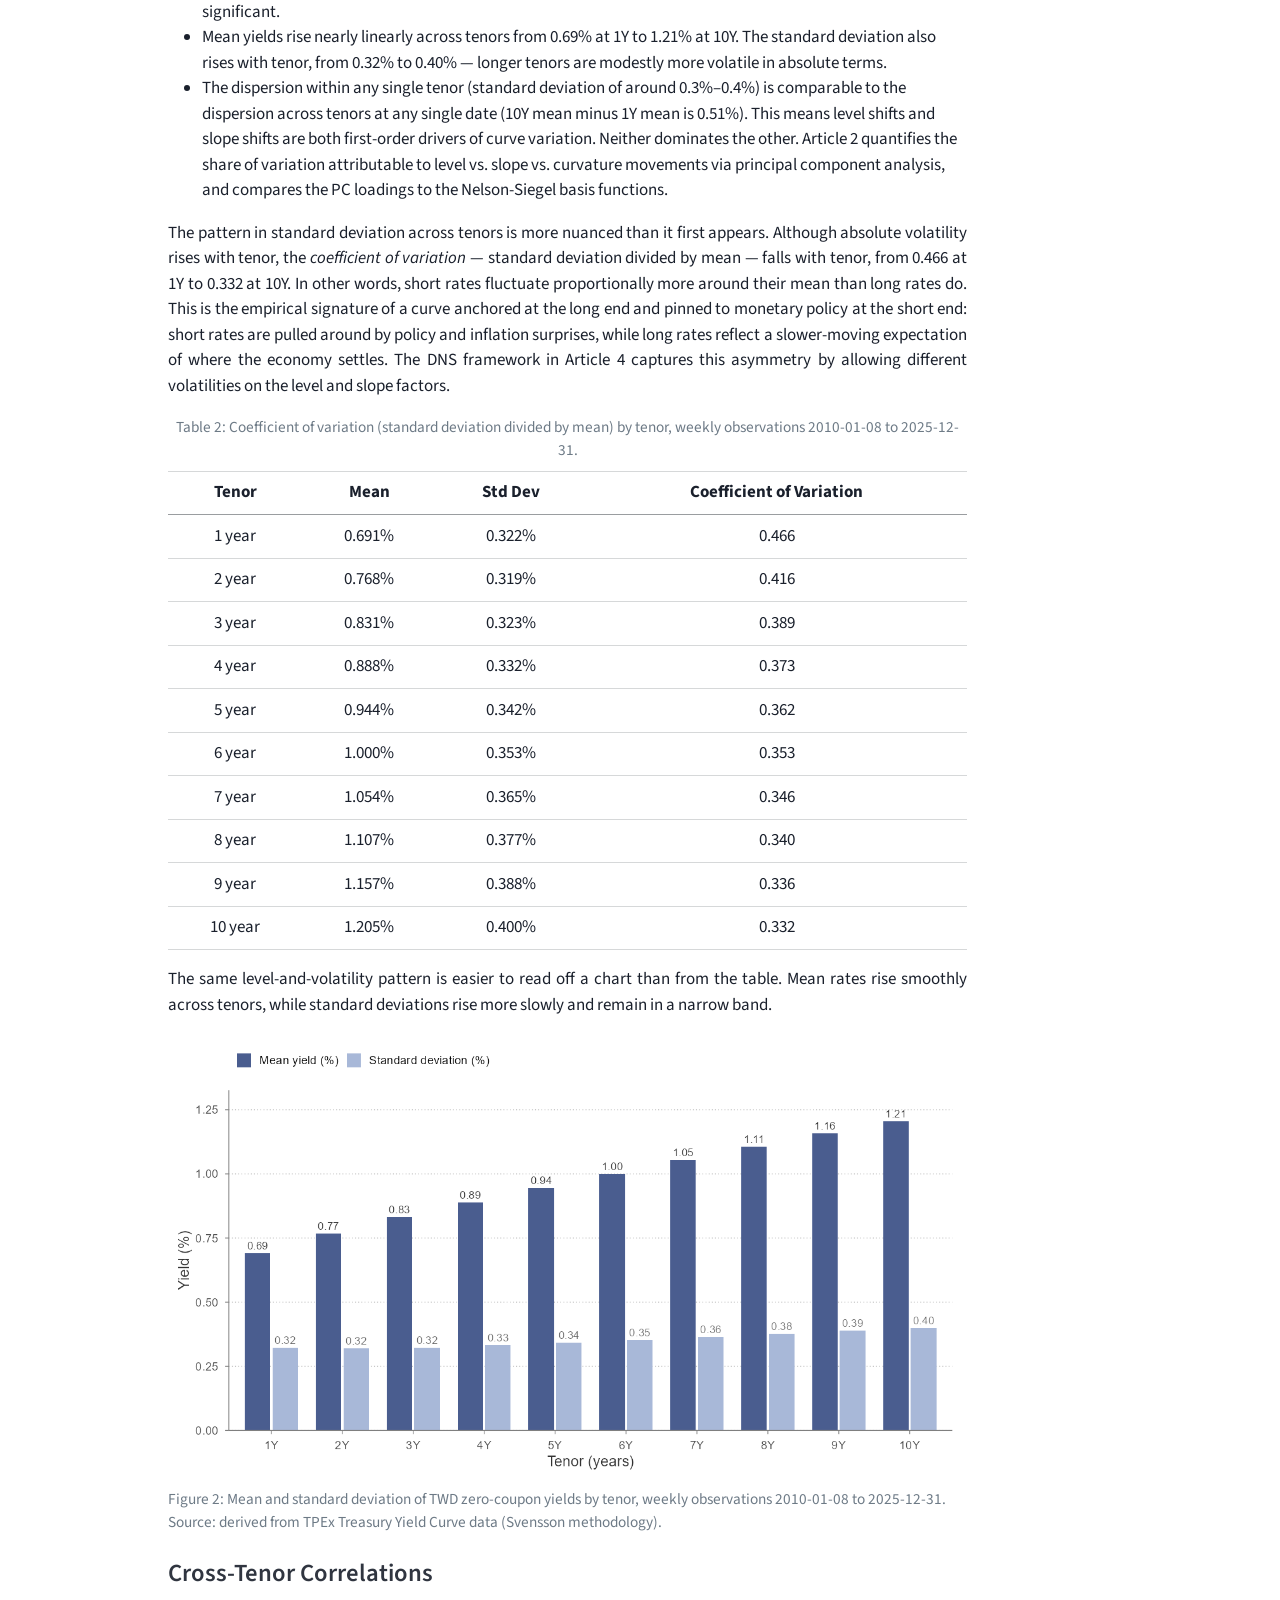
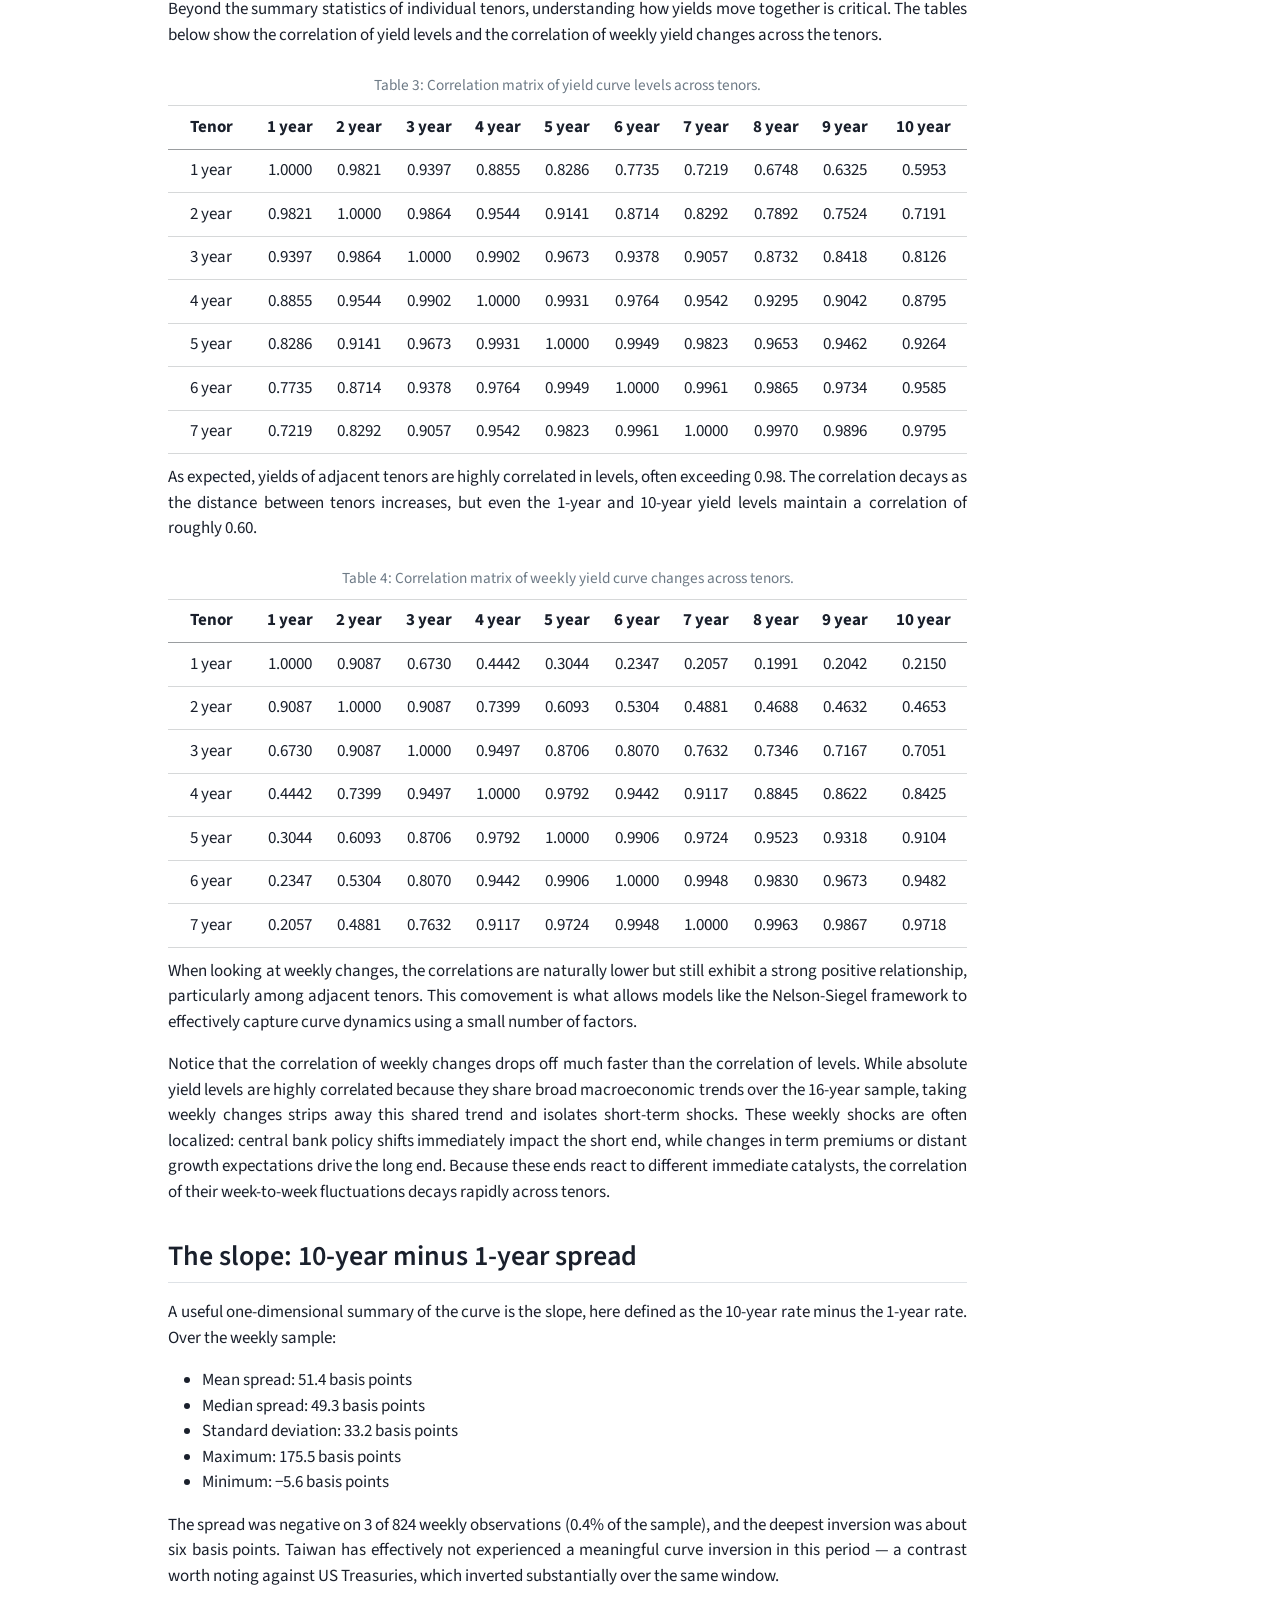
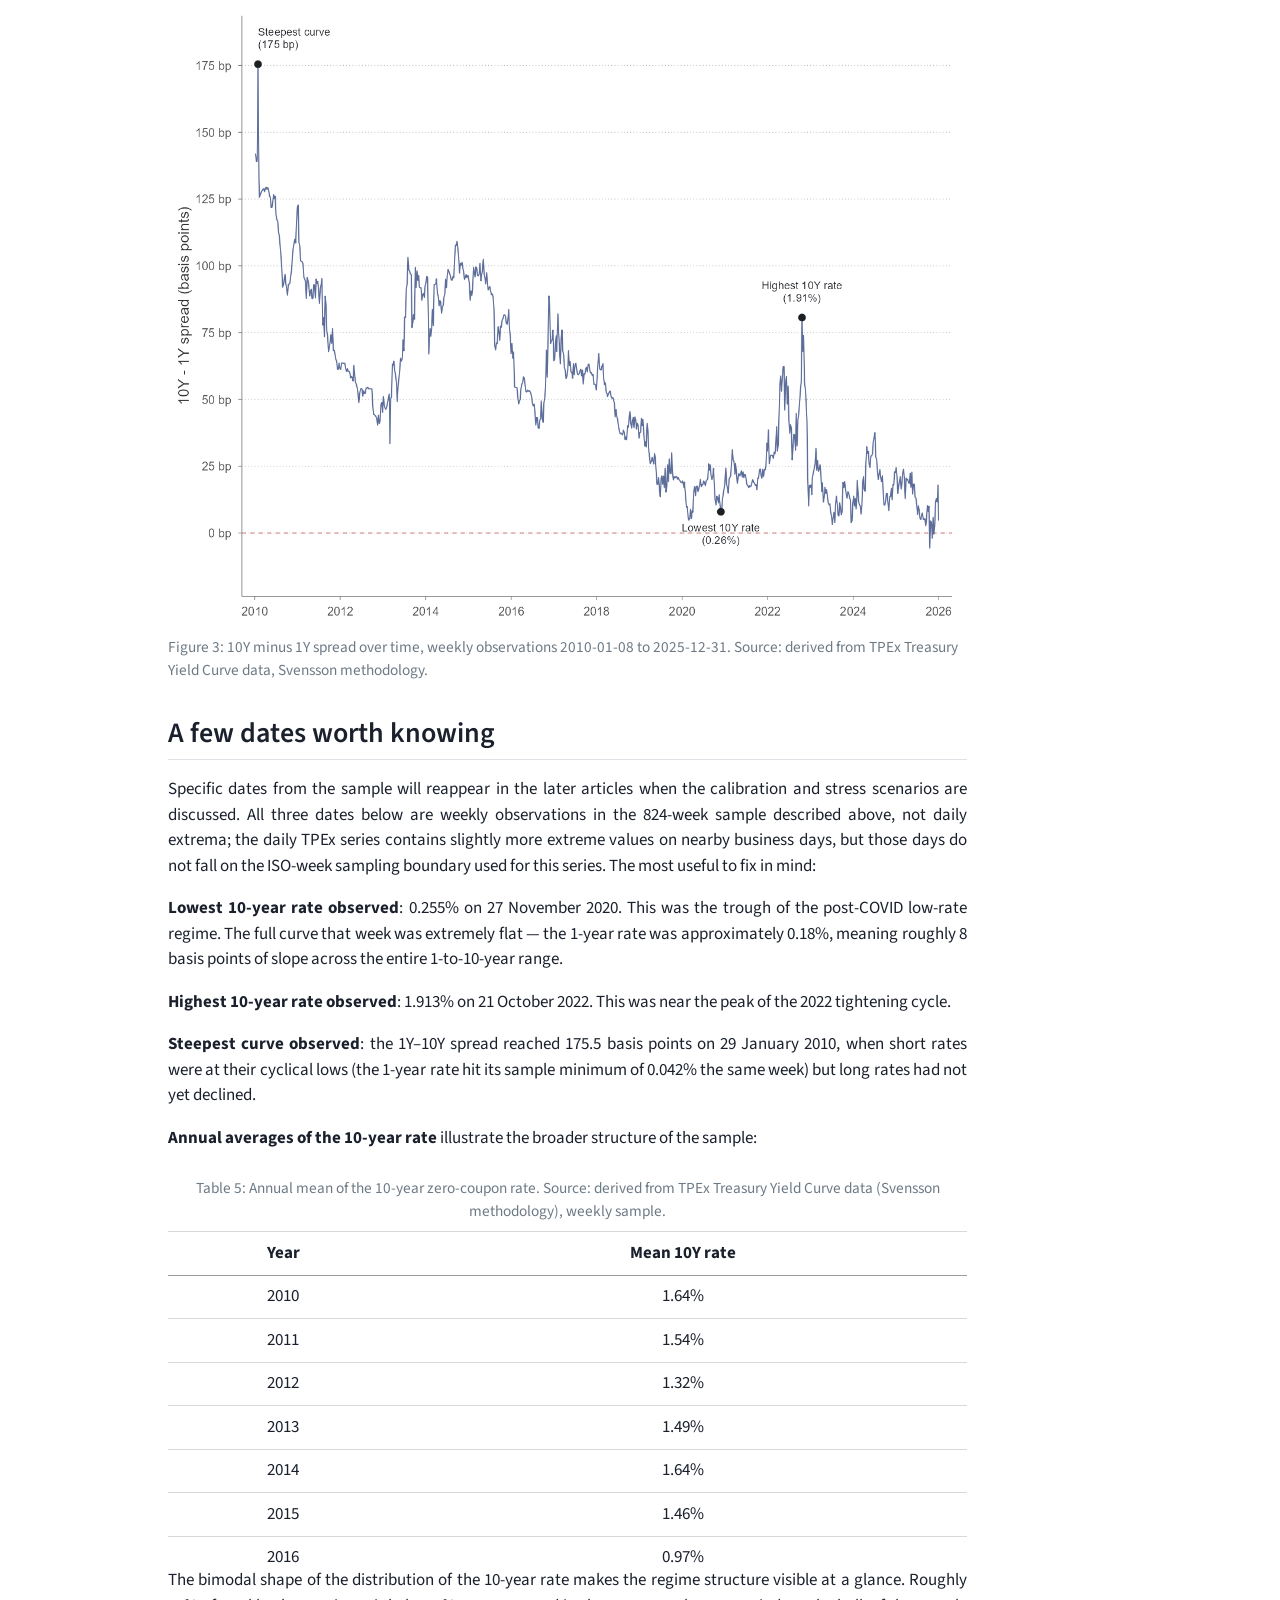
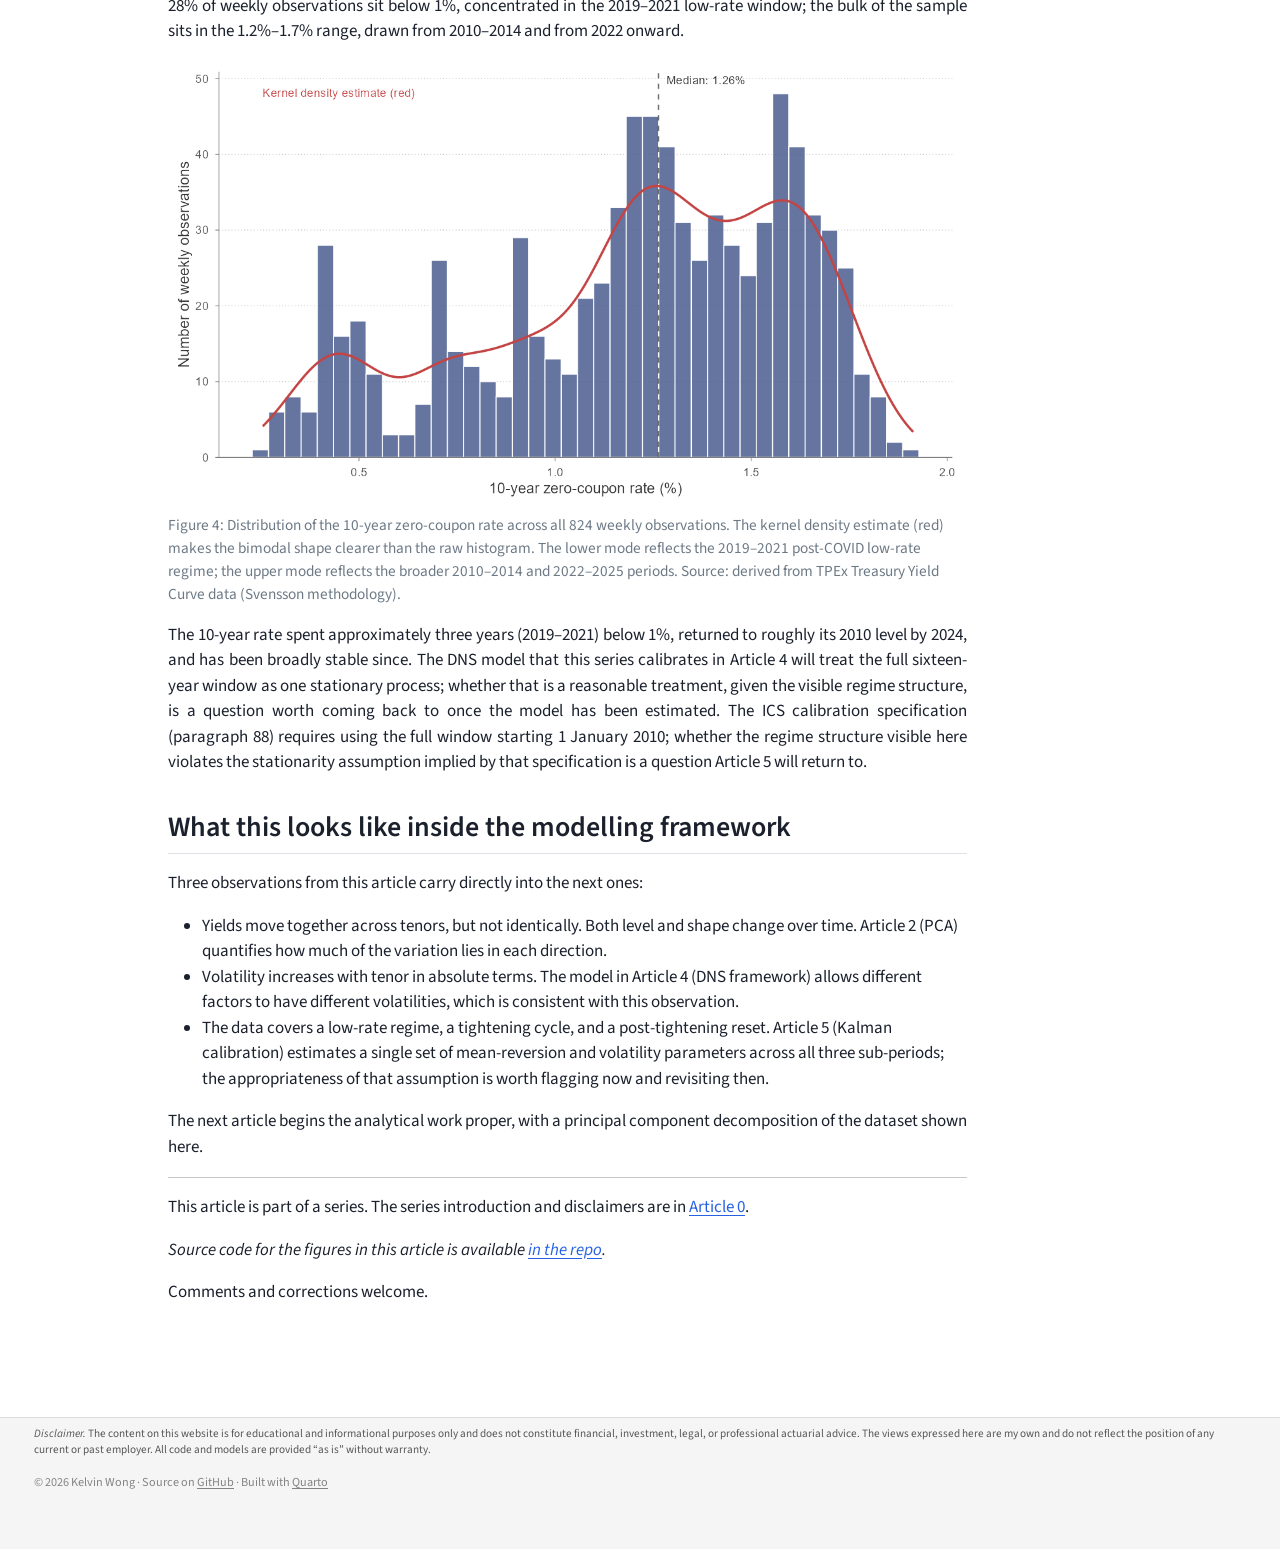
<file: posts/ics-dns-twd-yc/01-visual-tour/index.html>
<!DOCTYPE html>
<html xmlns="http://www.w3.org/1999/xhtml" lang="en" xml:lang="en"><head>

<meta charset="utf-8">
<meta name="generator" content="quarto-1.9.38">

<meta name="viewport" content="width=device-width, initial-scale=1.0, user-scalable=yes">

<meta name="author" content="Kelvin Wong">
<meta name="dcterms.date" content="2026-05-25">
<meta name="description" content="Sixteen years of TWD government bond zero-coupon yield curves at the ICS tenors, sampled weekly from 2010 to 2025: animation, summary statistics, slope dynamics, and the data conventions used throughout the series.">

<title>A Visual Tour of Taiwan’s Yield Curve – WONG | Notes</title>
<style>
/* Default styles provided by pandoc.
** See https://pandoc.org/MANUAL.html#variables-for-html for config info.
*/
code{white-space: pre-wrap;}
span.smallcaps{font-variant: small-caps;}
div.columns{display: flex; gap: min(4vw, 1.5em);}
div.column{flex: auto; overflow-x: auto;}
div.hanging-indent{margin-left: 1.5em; text-indent: -1.5em;}
ul.task-list{list-style: none;}
ul.task-list li input[type="checkbox"] {
  width: 0.8em;
  margin: 0 0.8em 0.2em -1em; /* quarto-specific, see https://github.com/quarto-dev/quarto-cli/issues/4556 */ 
  vertical-align: middle;
}
</style>


<script src="../../../site_libs/quarto-nav/quarto-nav.js"></script>
<script src="../../../site_libs/quarto-nav/headroom.min.js"></script>
<script src="../../../site_libs/clipboard/clipboard.min.js"></script>
<script src="../../../site_libs/quarto-search/autocomplete.umd.js"></script>
<script src="../../../site_libs/quarto-search/fuse.min.js"></script>
<script src="../../../site_libs/quarto-search/quarto-search.js"></script>
<meta name="quarto:offset" content="../../../">
<script src="../../../site_libs/quarto-html/quarto.js" type="module"></script>
<script src="../../../site_libs/quarto-html/tabsets/tabsets.js" type="module"></script>
<script src="../../../site_libs/quarto-html/popper.min.js"></script>
<script src="../../../site_libs/quarto-html/tippy.umd.min.js"></script>
<script src="../../../site_libs/quarto-html/anchor.min.js"></script>
<link href="../../../site_libs/quarto-html/tippy.css" rel="stylesheet">
<link href="../../../site_libs/quarto-html/quarto-syntax-highlighting-de63f62b328812d8e578a4d74e282472.css" rel="stylesheet" class="quarto-color-scheme" id="quarto-text-highlighting-styles">
<link href="../../../site_libs/quarto-html/quarto-syntax-highlighting-dark-6b6957c917596b414ec0b78690761e87.css" rel="stylesheet" class="quarto-color-scheme quarto-color-alternate" id="quarto-text-highlighting-styles">
<link href="../../../site_libs/quarto-html/quarto-syntax-highlighting-de63f62b328812d8e578a4d74e282472.css" rel="stylesheet" class="quarto-color-scheme-extra" id="quarto-text-highlighting-styles">
<script src="../../../site_libs/bootstrap/bootstrap.min.js"></script>
<link href="../../../site_libs/bootstrap/bootstrap-icons.css" rel="stylesheet">
<link href="../../../site_libs/bootstrap/bootstrap-4ea889f8855cf48074658e9f0fd2e67a.min.css" rel="stylesheet" append-hash="true" class="quarto-color-scheme" id="quarto-bootstrap" data-mode="light">
<link href="../../../site_libs/bootstrap/bootstrap-dark-e70ec2cf6ff0e462ed6772ad11d06af6.min.css" rel="stylesheet" append-hash="true" class="quarto-color-scheme quarto-color-alternate" id="quarto-bootstrap" data-mode="dark">
<link href="../../../site_libs/bootstrap/bootstrap-4ea889f8855cf48074658e9f0fd2e67a.min.css" rel="stylesheet" append-hash="true" class="quarto-color-scheme-extra" id="quarto-bootstrap" data-mode="light">
<script id="quarto-search-options" type="application/json">{
  "location": "navbar",
  "copy-button": false,
  "collapse-after": 3,
  "panel-placement": "end",
  "type": "overlay",
  "limit": 50,
  "keyboard-shortcut": [
    "f",
    "/",
    "s"
  ],
  "show-item-context": false,
  "language": {
    "search-no-results-text": "No results",
    "search-matching-documents-text": "matching documents",
    "search-copy-link-title": "Copy link to search",
    "search-hide-matches-text": "Hide additional matches",
    "search-more-match-text": "more match in this document",
    "search-more-matches-text": "more matches in this document",
    "search-clear-button-title": "Clear",
    "search-text-placeholder": "",
    "search-detached-cancel-button-title": "Cancel",
    "search-submit-button-title": "Submit",
    "search-label": "Search"
  }
}</script>
<script async="" src="https://www.googletagmanager.com/gtag/js?id=G-ZE7XDNH3W9"></script>

<script type="text/javascript">

window.dataLayer = window.dataLayer || [];
function gtag(){dataLayer.push(arguments);}
gtag('js', new Date());
gtag('config', 'G-ZE7XDNH3W9', { 'anonymize_ip': true});
</script>
<style>html{ scroll-behavior: smooth; }</style>
<meta name="google-site-verification" content="haUJj-wPPgU5a0qyePIluTiO4UIAxMqEWfWtq-IIPjA">


<link rel="stylesheet" href="../../../styles.css">
</head>

<body class="nav-fixed quarto-light"><script id="quarto-html-before-body" type="application/javascript">
    const toggleBodyColorMode = (bsSheetEl) => {
      const mode = bsSheetEl.getAttribute("data-mode");
      const bodyEl = window.document.querySelector("body");
      if (mode === "dark") {
        bodyEl.classList.add("quarto-dark");
        bodyEl.classList.remove("quarto-light");
      } else {
        bodyEl.classList.add("quarto-light");
        bodyEl.classList.remove("quarto-dark");
      }
    }
    const toggleBodyColorPrimary = () => {
      const bsSheetEl = window.document.querySelector("link#quarto-bootstrap:not([rel=disabled-stylesheet])");
      if (bsSheetEl) {
        toggleBodyColorMode(bsSheetEl);
      }
    }
    const setColorSchemeToggle = (alternate) => {
      const toggles = window.document.querySelectorAll('.quarto-color-scheme-toggle');
      for (let i=0; i < toggles.length; i++) {
        const toggle = toggles[i];
        if (toggle) {
          if (alternate) {
            toggle.classList.add("alternate");
          } else {
            toggle.classList.remove("alternate");
          }
        }
      }
    };
    const toggleColorMode = (alternate) => {
      // Switch the stylesheets
      const primaryStylesheets = window.document.querySelectorAll('link.quarto-color-scheme:not(.quarto-color-alternate)');
      const alternateStylesheets = window.document.querySelectorAll('link.quarto-color-scheme.quarto-color-alternate');
      manageTransitions('#quarto-margin-sidebar .nav-link', false);
      if (alternate) {
        // note: dark is layered on light, we don't disable primary!
        enableStylesheet(alternateStylesheets);
        for (const sheetNode of alternateStylesheets) {
          if (sheetNode.id === "quarto-bootstrap") {
            toggleBodyColorMode(sheetNode);
          }
        }
      } else {
        disableStylesheet(alternateStylesheets);
        enableStylesheet(primaryStylesheets)
        toggleBodyColorPrimary();
      }
      manageTransitions('#quarto-margin-sidebar .nav-link', true);
      // Switch the toggles
      setColorSchemeToggle(alternate)
      // Hack to workaround the fact that safari doesn't
      // properly recolor the scrollbar when toggling (#1455)
      if (navigator.userAgent.indexOf('Safari') > 0 && navigator.userAgent.indexOf('Chrome') == -1) {
        manageTransitions("body", false);
        window.scrollTo(0, 1);
        setTimeout(() => {
          window.scrollTo(0, 0);
          manageTransitions("body", true);
        }, 40);
      }
    }
    const disableStylesheet = (stylesheets) => {
      for (let i=0; i < stylesheets.length; i++) {
        const stylesheet = stylesheets[i];
        stylesheet.rel = 'disabled-stylesheet';
      }
    }
    const enableStylesheet = (stylesheets) => {
      for (let i=0; i < stylesheets.length; i++) {
        const stylesheet = stylesheets[i];
        if(stylesheet.rel !== 'stylesheet') { // for Chrome, which will still FOUC without this check
          stylesheet.rel = 'stylesheet';
        }
      }
    }
    const manageTransitions = (selector, allowTransitions) => {
      const els = window.document.querySelectorAll(selector);
      for (let i=0; i < els.length; i++) {
        const el = els[i];
        if (allowTransitions) {
          el.classList.remove('notransition');
        } else {
          el.classList.add('notransition');
        }
      }
    }
    const isFileUrl = () => {
      return window.location.protocol === 'file:';
    }
    const hasAlternateSentinel = () => {
      let styleSentinel = getColorSchemeSentinel();
      if (styleSentinel !== null) {
        return styleSentinel === "alternate";
      } else {
        return false;
      }
    }
    const setStyleSentinel = (alternate) => {
      const value = alternate ? "alternate" : "default";
      if (!isFileUrl()) {
        window.localStorage.setItem("quarto-color-scheme", value);
      } else {
        localAlternateSentinel = value;
      }
    }
    const getColorSchemeSentinel = () => {
      if (!isFileUrl()) {
        const storageValue = window.localStorage.getItem("quarto-color-scheme");
        return storageValue != null ? storageValue : localAlternateSentinel;
      } else {
        return localAlternateSentinel;
      }
    }
    const toggleGiscusIfUsed = (isAlternate, darkModeDefault) => {
      const baseTheme = document.querySelector('#giscus-base-theme')?.value ?? 'light';
      const alternateTheme = document.querySelector('#giscus-alt-theme')?.value ?? 'dark';
      let newTheme = '';
      if(authorPrefersDark) {
        newTheme = isAlternate ? baseTheme : alternateTheme;
      } else {
        newTheme = isAlternate ? alternateTheme : baseTheme;
      }
      const changeGiscusTheme = () => {
        // From: https://github.com/giscus/giscus/issues/336
        const sendMessage = (message) => {
          const iframe = document.querySelector('iframe.giscus-frame');
          if (!iframe) return;
          iframe.contentWindow.postMessage({ giscus: message }, 'https://giscus.app');
        }
        sendMessage({
          setConfig: {
            theme: newTheme
          }
        });
      }
      const isGiscussLoaded = window.document.querySelector('iframe.giscus-frame') !== null;
      if (isGiscussLoaded) {
        changeGiscusTheme();
      }
    };
    const authorPrefersDark = false;
    const queryPrefersDark = window.matchMedia('(prefers-color-scheme: dark)');
    const darkModeDefault = queryPrefersDark.matches;
      document.querySelector('link#quarto-text-highlighting-styles.quarto-color-scheme-extra').rel = 'disabled-stylesheet';
      document.querySelector('link#quarto-bootstrap.quarto-color-scheme-extra').rel = 'disabled-stylesheet';
    let localAlternateSentinel = darkModeDefault ? 'alternate' : 'default';
    // Dark / light mode switch
    window.quartoToggleColorScheme = () => {
      // Read the current dark / light value
      let toAlternate = !hasAlternateSentinel();
      toggleColorMode(toAlternate);
      setStyleSentinel(toAlternate);
      toggleGiscusIfUsed(toAlternate, darkModeDefault);
      window.dispatchEvent(new Event('resize'));
    };
    queryPrefersDark.addEventListener("change", e => {
      if(window.localStorage.getItem("quarto-color-scheme") !== null)
        return;
      const alternate = e.matches
      toggleColorMode(alternate);
      localAlternateSentinel = e.matches ? 'alternate' : 'default'; // this is used alongside local storage!
      toggleGiscusIfUsed(alternate, darkModeDefault);
    });
    // Switch to dark mode if need be
    if (hasAlternateSentinel()) {
      toggleColorMode(true);
    } else {
      toggleColorMode(false);
    }
  </script>

<div id="quarto-search-results"></div>
  <header id="quarto-header" class="headroom fixed-top">
    <nav class="navbar navbar-expand-lg " data-bs-theme="dark">
      <div class="navbar-container container-fluid">
      <div class="navbar-brand-container mx-auto">
    <a class="navbar-brand" href="../../../index.html">
    <span class="navbar-title">WONG | Notes</span>
    </a>
  </div>
            <div id="quarto-search" class="" title="Search"></div>
          <button class="navbar-toggler" type="button" data-bs-toggle="collapse" data-bs-target="#navbarCollapse" aria-controls="navbarCollapse" role="menu" aria-expanded="false" aria-label="Toggle navigation" onclick="if (window.quartoToggleHeadroom) { window.quartoToggleHeadroom(); }">
  <span class="navbar-toggler-icon"></span>
</button>
          <div class="collapse navbar-collapse" id="navbarCollapse">
            <ul class="navbar-nav navbar-nav-scroll me-auto">
  <li class="nav-item">
    <a class="nav-link" href="../../../index.html"> 
<span class="menu-text">Home</span></a>
  </li>  
  <li class="nav-item">
    <a class="nav-link" href="../../../projects.html"> 
<span class="menu-text">Projects</span></a>
  </li>  
  <li class="nav-item">
    <a class="nav-link" href="../../../about.html"> 
<span class="menu-text">About</span></a>
  </li>  
</ul>
            <ul class="navbar-nav navbar-nav-scroll ms-auto">
  <li class="nav-item compact">
    <a class="nav-link" href="https://github.com/kelvin1189"> <i class="bi bi-github" role="img" aria-label="GitHub">
</i> 
<span class="menu-text"></span></a>
  </li>  
  <li class="nav-item compact">
    <a class="nav-link" href="../../../index.xml"> <i class="bi bi-rss" role="img" aria-label="RSS feed">
</i> 
<span class="menu-text"></span></a>
  </li>  
</ul>
          </div> <!-- /navcollapse -->
            <div class="quarto-navbar-tools">
  <a href="" class="quarto-color-scheme-toggle quarto-navigation-tool  px-1" onclick="window.quartoToggleColorScheme(); return false;" title="Toggle dark mode"><i class="bi"></i></a>
</div>
      </div> <!-- /container-fluid -->
    </nav>
</header>
<!-- content -->
<div id="quarto-content" class="quarto-container page-columns page-rows-contents page-layout-article page-navbar">
<!-- sidebar -->
<!-- margin-sidebar -->
    <div id="quarto-margin-sidebar" class="sidebar margin-sidebar">
        <nav id="TOC" role="doc-toc" class="toc-active">
    <h2 id="toc-title">On this page</h2>
   
  <ul class="collapse">
  <li><a href="#where-the-data-comes-from" id="toc-where-the-data-comes-from" class="nav-link active" data-scroll-target="#where-the-data-comes-from">Where the data comes from</a></li>
  <li><a href="#how-the-sample-is-constructed" id="toc-how-the-sample-is-constructed" class="nav-link" data-scroll-target="#how-the-sample-is-constructed">How the sample is constructed</a></li>
  <li><a href="#what-the-curve-looks-like-week-by-week" id="toc-what-the-curve-looks-like-week-by-week" class="nav-link" data-scroll-target="#what-the-curve-looks-like-week-by-week">What the curve looks like, week by week</a></li>
  <li><a href="#summary-statistics" id="toc-summary-statistics" class="nav-link" data-scroll-target="#summary-statistics">Summary statistics</a></li>
  <li><a href="#the-slope-10-year-minus-1-year-spread" id="toc-the-slope-10-year-minus-1-year-spread" class="nav-link" data-scroll-target="#the-slope-10-year-minus-1-year-spread">The slope: 10-year minus 1-year spread</a></li>
  <li><a href="#a-few-dates-worth-knowing" id="toc-a-few-dates-worth-knowing" class="nav-link" data-scroll-target="#a-few-dates-worth-knowing">A few dates worth knowing</a></li>
  <li><a href="#what-this-looks-like-inside-the-modelling-framework" id="toc-what-this-looks-like-inside-the-modelling-framework" class="nav-link" data-scroll-target="#what-this-looks-like-inside-the-modelling-framework">What this looks like inside the modelling framework</a></li>
  </ul>
</nav>
    </div>
<!-- main -->
<main class="content" id="quarto-document-content">


<header id="title-block-header" class="quarto-title-block default">
<div class="quarto-title">
<h1 class="title">A Visual Tour of Taiwan’s Yield Curve</h1>
<p class="subtitle lead">Article 1</p>
  <div class="quarto-categories">
    <div class="quarto-category">series</div>
    <div class="quarto-category">ICS</div>
    <div class="quarto-category">DNS</div>
    <div class="quarto-category">yield-curves</div>
    <div class="quarto-category">TPEx</div>
    <div class="quarto-category">data-exploration</div>
  </div>
  </div>

<div>
  <div class="description">
    Sixteen years of TWD government bond zero-coupon yield curves at the ICS tenors, sampled weekly from 2010 to 2025: animation, summary statistics, slope dynamics, and the data conventions used throughout the series.
  </div>
</div>


<div class="quarto-title-meta">

    <div>
    <div class="quarto-title-meta-heading">Author</div>
    <div class="quarto-title-meta-contents">
             <p>Kelvin Wong </p>
          </div>
  </div>
    
    <div>
    <div class="quarto-title-meta-heading">Published</div>
    <div class="quarto-title-meta-contents">
      <p class="date">May 25, 2026</p>
    </div>
  </div>
  
    
  </div>
  


</header>


<div class="callout callout-style-simple callout-note">
<div class="callout-body d-flex">
<div class="callout-icon-container">
<i class="callout-icon"></i>
</div>
<div class="callout-body-container">
<p>This is the first analytical article in a series on the ICS interest rate risk model. The series introduction, scope, disclaimers, references, and data conventions are in <a href="../../../posts/ics-dns-twd-yc/00-intro/index.html">Article 0</a>.</p>
</div>
</div>
</div>
<p>Before introducing the model, it is worth looking at the data the model is trying to describe. This article shows sixteen years of Taiwan’s government bond zero-coupon yield curves, summarises what those curves have done, and points out a few specific dates that will reappear in the later articles.</p>
<p>The article is descriptive. No mathematics is required to read it. The later articles in the series will be denser, but they assume the visual intuition built here.</p>
<section id="where-the-data-comes-from" class="level2">
<h2 class="anchored" data-anchor-id="where-the-data-comes-from">Where the data comes from</h2>
<p>The Taipei Exchange (TPEx) publishes the daily zero-coupon yield curve for Taiwan central government bonds at maturities from one month to thirty years, available at:</p>
<p><a href="https://www.tpex.org.tw/en-us/bond/info/statistics-gb/day/yield.html" class="uri">https://www.tpex.org.tw/en-us/bond/info/statistics-gb/day/yield.html</a></p>
<p>TPEx provides two fitting methodologies for each day: a Cubic B-Spline non-parametric smoothing fit and a Svensson parametric fit (an extended form of the Nelson-Siegel curve). I use the Svensson curves throughout this series, because Svensson is from the same parametric family as Nelson-Siegel, which keeps the modelling framework internally consistent when the Dynamic Nelson-Siegel model is calibrated in Article 4.</p>
</section>
<section id="how-the-sample-is-constructed" class="level2">
<h2 class="anchored" data-anchor-id="how-the-sample-is-constructed">How the sample is constructed</h2>
<p>To match the ICS calibration document’s data specification (paragraph 88), the sample used in this series is:</p>
<ul>
<li><strong>Frequency</strong>: weekly observations</li>
<li><strong>Sampling day</strong>: last available trading day in each ISO calendar week — typically Friday close, with fallback to an earlier trading day when Friday is a holiday</li>
<li><strong>Tenors</strong>: 1, 2, 3, 4, 5, 6, 7, 8, 9, 10 years — the integer-year maturities listed in the ICS calibration methodology. For TWD, ICS specifies that 20Y and 30Y data are omitted because the Last Observable Term is at year 10 (see <a href="../../../posts/ics-dns-twd-yc/00-intro/index.html">Article 0</a>). As a secondary consideration, TPEx’s Svensson curve at longer tenors is less reliably anchored to traded bonds, which gives an empirical reason to be cautious about long-tenor data even where it is reported.</li>
<li><strong>Date range</strong>: 8 January 2010 to 31 December 2025</li>
</ul>
<p>This yields <strong>824 weekly observations</strong>, one for each ISO calendar week in the range — 100% ISO-week coverage. Of these, 752 fall on Fridays. Earlier weekdays appear when Friday is a holiday — most commonly during Lunar New Year week. A small number of observations fall on a Saturday: Taiwan occasionally schedules a make-up trading day on a Saturday to compensate for a weekday holiday adjacent to a long break. These are legitimate trading days and are included as such. Each of the 824 observations is a genuine TPEx-published Svensson curve; no interpolation, carry-forward, or other gap-filling was applied.</p>
<p>One caveat about the input data should be stated up front. The Svensson curve is itself a parametric fit to underlying bond trade data; this series uses the fitted curve, not raw bond prices. The ICS methodology explicitly works with fitted zero-coupon spot rates, so this is consistent with the regulatory specification, but readers should understand that volatility estimates produced downstream reflect the volatility of the <em>fitted</em> curve, not raw bond market microstructure.</p>
</section>
<section id="what-the-curve-looks-like-week-by-week" class="level2">
<h2 class="anchored" data-anchor-id="what-the-curve-looks-like-week-by-week">What the curve looks like, week by week</h2>
<p>The animation below shows the full Svensson curve at the ten ICS tenors on every weekly observation from 2010 through 2025. Each frame is one week. The horizontal axis is maturity in years; the vertical axis is the zero-coupon rate; the line colour reflects the slope (10-year minus 1-year spread).</p>
<div id="fig-yield-animation" class="quarto-float quarto-figure quarto-figure-center anchored" alt="Animated weekly yield curves from 2010 to 2025">
<figure class="quarto-float quarto-float-fig figure">
<div aria-describedby="fig-yield-animation-caption-0ceaefa1-69ba-4598-a22c-09a6ac19f8ca">
<img src="historical_yield_animation.gif" class="img-fluid figure-img" alt="Animated weekly yield curves from 2010 to 2025">
</div>
<figcaption class="quarto-float-caption-bottom quarto-float-caption quarto-float-fig" id="fig-yield-animation-caption-0ceaefa1-69ba-4598-a22c-09a6ac19f8ca">
Figure&nbsp;1: Animation of TWD zero-coupon yield curves at ICS tenors (1Y–10Y), weekly observations January 2010 – December 2025. Source: derived from TPEx Treasury Yield Curve data, Svensson methodology.
</figcaption>
</figure>
</div>
<p>A few things are visible from the animation that are difficult to express any other way:</p>
<ol type="1">
<li>The curve <strong>falls in level</strong> roughly continuously from 2010 to 2021, then <strong>rises sharply</strong> through 2022 as Taiwan’s central bank tightened alongside global peers.</li>
<li>The curve <strong>shape</strong> is mostly upward-sloping with modest curvature, but the slope flattens markedly around 2019 and again in late 2024.</li>
<li>The curve is <strong>never strongly inverted</strong> in this tenor range. The 1Y–10Y spread crosses zero in only three weeks of the sample, and the deepest inversion is about six basis points.</li>
</ol>
<p>Static charts can show one or two of these features at a time. The animation shows all three at once.</p>
</section>
<section id="summary-statistics" class="level2">
<h2 class="anchored" data-anchor-id="summary-statistics">Summary statistics</h2>
<p>The table below summarises the level, dispersion, and range of yields at each of the ten ICS tenors, computed across the 824 weekly observations.</p>
<div style="max-width: 100%;max-height: 400px; overflow-x: auto;">
<div id="tbl-summary-stats" class="quarto-float quarto-figure quarto-figure-center anchored">
<figure class="quarto-float quarto-float-tbl figure">
<figcaption class="quarto-float-caption-top quarto-float-caption quarto-float-tbl" id="tbl-summary-stats-caption-0ceaefa1-69ba-4598-a22c-09a6ac19f8ca">
Table&nbsp;1: Summary statistics by tenor across 824 weekly observations, 2010-01-08 to 2025-12-31. Source: derived from TPEx Treasury Yield Curve data (Svensson methodology).
</figcaption>
<div aria-describedby="tbl-summary-stats-caption-0ceaefa1-69ba-4598-a22c-09a6ac19f8ca">
<table class="caption-top table">
<colgroup>
<col style="width: 14%">
<col style="width: 11%">
<col style="width: 12%">
<col style="width: 11%">
<col style="width: 12%">
<col style="width: 11%">
<col style="width: 14%">
<col style="width: 11%">
</colgroup>
<thead>
<tr class="header">
<th>Tenor</th>
<th>Mean</th>
<th>Std Dev</th>
<th>Min</th>
<th>5th pct</th>
<th>Median</th>
<th>95th pct</th>
<th>Max</th>
</tr>
</thead>
<tbody>
<tr class="odd">
<td>1 year</td>
<td>0.691%</td>
<td>0.322%</td>
<td>0.042%</td>
<td>0.219%</td>
<td>0.635%</td>
<td>1.350%</td>
<td>1.452%</td>
</tr>
<tr class="even">
<td>2 year</td>
<td>0.768%</td>
<td>0.319%</td>
<td>0.138%</td>
<td>0.248%</td>
<td>0.759%</td>
<td>1.387%</td>
<td>1.485%</td>
</tr>
<tr class="odd">
<td>3 year</td>
<td>0.831%</td>
<td>0.323%</td>
<td>0.148%</td>
<td>0.273%</td>
<td>0.867%</td>
<td>1.418%</td>
<td>1.526%</td>
</tr>
<tr class="even">
<td>4 year</td>
<td>0.888%</td>
<td>0.332%</td>
<td>0.173%</td>
<td>0.300%</td>
<td>0.981%</td>
<td>1.447%</td>
<td>1.644%</td>
</tr>
<tr class="odd">
<td>5 year</td>
<td>0.944%</td>
<td>0.342%</td>
<td>0.189%</td>
<td>0.326%</td>
<td>1.042%</td>
<td>1.474%</td>
<td>1.727%</td>
</tr>
<tr class="even">
<td>6 year</td>
<td>1.000%</td>
<td>0.353%</td>
<td>0.205%</td>
<td>0.346%</td>
<td>1.093%</td>
<td>1.494%</td>
<td>1.787%</td>
</tr>
<tr class="odd">
<td>7 year</td>
<td>1.054%</td>
<td>0.365%</td>
<td>0.219%</td>
<td>0.368%</td>
<td>1.126%</td>
<td>1.531%</td>
<td>1.832%</td>
</tr>
<tr class="even">
<td>8 year</td>
<td>1.107%</td>
<td>0.377%</td>
<td>0.233%</td>
<td>0.388%</td>
<td>1.170%</td>
<td>1.592%</td>
<td>1.865%</td>
</tr>
<tr class="odd">
<td>9 year</td>
<td>1.157%</td>
<td>0.388%</td>
<td>0.244%</td>
<td>0.408%</td>
<td>1.217%</td>
<td>1.656%</td>
<td>1.892%</td>
</tr>
<tr class="even">
<td>10 year</td>
<td>1.205%</td>
<td>0.400%</td>
<td>0.255%</td>
<td>0.420%</td>
<td>1.264%</td>
<td>1.727%</td>
<td>1.913%</td>
</tr>
</tbody>
</table>
</div>
</figure>
</div>
</div>
<p>A few observations from the table:</p>
<ul>
<li>The 10-year rate has not exceeded 1.91% in this sample. For an insurance industry that historically priced guaranteed-return products off rate assumptions well above this, the implications for in-force books are significant.</li>
<li>Mean yields rise nearly linearly across tenors from 0.69% at 1Y to 1.21% at 10Y. The standard deviation also rises with tenor, from 0.32% to 0.40% — longer tenors are modestly more volatile in absolute terms.</li>
<li>The dispersion within any single tenor (standard deviation of around 0.3%–0.4%) is comparable to the dispersion across tenors at any single date (10Y mean minus 1Y mean is 0.51%). This means level shifts and slope shifts are both first-order drivers of curve variation. Neither dominates the other. Article 2 quantifies the share of variation attributable to level vs.&nbsp;slope vs.&nbsp;curvature movements via principal component analysis, and compares the PC loadings to the Nelson-Siegel basis functions.</li>
</ul>
<p>The pattern in standard deviation across tenors is more nuanced than it first appears. Although absolute volatility rises with tenor, the <em>coefficient of variation</em> — standard deviation divided by mean — falls with tenor, from 0.466 at 1Y to 0.332 at 10Y. In other words, short rates fluctuate proportionally more around their mean than long rates do. This is the empirical signature of a curve anchored at the long end and pinned to monetary policy at the short end: short rates are pulled around by policy and inflation surprises, while long rates reflect a slower-moving expectation of where the economy settles. The DNS framework in Article 4 captures this asymmetry by allowing different volatilities on the level and slope factors.</p>
<div id="tbl-coef-var" class="quarto-float quarto-figure quarto-figure-center anchored">
<figure class="quarto-float quarto-float-tbl figure">
<figcaption class="quarto-float-caption-top quarto-float-caption quarto-float-tbl" id="tbl-coef-var-caption-0ceaefa1-69ba-4598-a22c-09a6ac19f8ca">
Table&nbsp;2: Coefficient of variation (standard deviation divided by mean) by tenor, weekly observations 2010-01-08 to 2025-12-31.
</figcaption>
<div aria-describedby="tbl-coef-var-caption-0ceaefa1-69ba-4598-a22c-09a6ac19f8ca">
<table class="caption-top table">
<thead>
<tr class="header">
<th>Tenor</th>
<th>Mean</th>
<th>Std Dev</th>
<th>Coefficient of Variation</th>
</tr>
</thead>
<tbody>
<tr class="odd">
<td>1 year</td>
<td>0.691%</td>
<td>0.322%</td>
<td>0.466</td>
</tr>
<tr class="even">
<td>2 year</td>
<td>0.768%</td>
<td>0.319%</td>
<td>0.416</td>
</tr>
<tr class="odd">
<td>3 year</td>
<td>0.831%</td>
<td>0.323%</td>
<td>0.389</td>
</tr>
<tr class="even">
<td>4 year</td>
<td>0.888%</td>
<td>0.332%</td>
<td>0.373</td>
</tr>
<tr class="odd">
<td>5 year</td>
<td>0.944%</td>
<td>0.342%</td>
<td>0.362</td>
</tr>
<tr class="even">
<td>6 year</td>
<td>1.000%</td>
<td>0.353%</td>
<td>0.353</td>
</tr>
<tr class="odd">
<td>7 year</td>
<td>1.054%</td>
<td>0.365%</td>
<td>0.346</td>
</tr>
<tr class="even">
<td>8 year</td>
<td>1.107%</td>
<td>0.377%</td>
<td>0.340</td>
</tr>
<tr class="odd">
<td>9 year</td>
<td>1.157%</td>
<td>0.388%</td>
<td>0.336</td>
</tr>
<tr class="even">
<td>10 year</td>
<td>1.205%</td>
<td>0.400%</td>
<td>0.332</td>
</tr>
</tbody>
</table>
</div>
</figure>
</div>
<p>The same level-and-volatility pattern is easier to read off a chart than from the table. Mean rates rise smoothly across tenors, while standard deviations rise more slowly and remain in a narrow band.</p>
<div id="fig-mean-std-tenor" class="quarto-float quarto-figure quarto-figure-center anchored" alt="Bar chart showing mean yield and standard deviation increasing with tenor">
<figure class="quarto-float quarto-float-fig figure">
<div aria-describedby="fig-mean-std-tenor-caption-0ceaefa1-69ba-4598-a22c-09a6ac19f8ca">
<img src="mean_std_by_tenor.png" class="img-fluid figure-img" alt="Bar chart showing mean yield and standard deviation increasing with tenor">
</div>
<figcaption class="quarto-float-caption-bottom quarto-float-caption quarto-float-fig" id="fig-mean-std-tenor-caption-0ceaefa1-69ba-4598-a22c-09a6ac19f8ca">
Figure&nbsp;2: Mean and standard deviation of TWD zero-coupon yields by tenor, weekly observations 2010-01-08 to 2025-12-31. Source: derived from TPEx Treasury Yield Curve data (Svensson methodology).
</figcaption>
</figure>
</div>
<section id="cross-tenor-correlations" class="level3">
<h3 class="anchored" data-anchor-id="cross-tenor-correlations">Cross-Tenor Correlations</h3>
<p>Beyond the summary statistics of individual tenors, understanding how yields move together is critical. The tables below show the correlation of yield levels and the correlation of weekly yield changes across the tenors.</p>
<div style="max-width: 100%;max-height: 400px; overflow-x: auto;">
<div id="tbl-corr-levels" class="quarto-float quarto-figure quarto-figure-center anchored">
<figure class="quarto-float quarto-float-tbl figure">
<figcaption class="quarto-float-caption-top quarto-float-caption quarto-float-tbl" id="tbl-corr-levels-caption-0ceaefa1-69ba-4598-a22c-09a6ac19f8ca">
Table&nbsp;3: Correlation matrix of yield curve levels across tenors.
</figcaption>
<div aria-describedby="tbl-corr-levels-caption-0ceaefa1-69ba-4598-a22c-09a6ac19f8ca">
<table class="caption-top table">
<colgroup>
<col style="width: 10%">
<col style="width: 8%">
<col style="width: 8%">
<col style="width: 8%">
<col style="width: 8%">
<col style="width: 8%">
<col style="width: 8%">
<col style="width: 8%">
<col style="width: 8%">
<col style="width: 8%">
<col style="width: 10%">
</colgroup>
<thead>
<tr class="header">
<th>Tenor</th>
<th>1 year</th>
<th>2 year</th>
<th>3 year</th>
<th>4 year</th>
<th>5 year</th>
<th>6 year</th>
<th>7 year</th>
<th>8 year</th>
<th>9 year</th>
<th>10 year</th>
</tr>
</thead>
<tbody>
<tr class="odd">
<td>1 year</td>
<td>1.0000</td>
<td>0.9821</td>
<td>0.9397</td>
<td>0.8855</td>
<td>0.8286</td>
<td>0.7735</td>
<td>0.7219</td>
<td>0.6748</td>
<td>0.6325</td>
<td>0.5953</td>
</tr>
<tr class="even">
<td>2 year</td>
<td>0.9821</td>
<td>1.0000</td>
<td>0.9864</td>
<td>0.9544</td>
<td>0.9141</td>
<td>0.8714</td>
<td>0.8292</td>
<td>0.7892</td>
<td>0.7524</td>
<td>0.7191</td>
</tr>
<tr class="odd">
<td>3 year</td>
<td>0.9397</td>
<td>0.9864</td>
<td>1.0000</td>
<td>0.9902</td>
<td>0.9673</td>
<td>0.9378</td>
<td>0.9057</td>
<td>0.8732</td>
<td>0.8418</td>
<td>0.8126</td>
</tr>
<tr class="even">
<td>4 year</td>
<td>0.8855</td>
<td>0.9544</td>
<td>0.9902</td>
<td>1.0000</td>
<td>0.9931</td>
<td>0.9764</td>
<td>0.9542</td>
<td>0.9295</td>
<td>0.9042</td>
<td>0.8795</td>
</tr>
<tr class="odd">
<td>5 year</td>
<td>0.8286</td>
<td>0.9141</td>
<td>0.9673</td>
<td>0.9931</td>
<td>1.0000</td>
<td>0.9949</td>
<td>0.9823</td>
<td>0.9653</td>
<td>0.9462</td>
<td>0.9264</td>
</tr>
<tr class="even">
<td>6 year</td>
<td>0.7735</td>
<td>0.8714</td>
<td>0.9378</td>
<td>0.9764</td>
<td>0.9949</td>
<td>1.0000</td>
<td>0.9961</td>
<td>0.9865</td>
<td>0.9734</td>
<td>0.9585</td>
</tr>
<tr class="odd">
<td>7 year</td>
<td>0.7219</td>
<td>0.8292</td>
<td>0.9057</td>
<td>0.9542</td>
<td>0.9823</td>
<td>0.9961</td>
<td>1.0000</td>
<td>0.9970</td>
<td>0.9896</td>
<td>0.9795</td>
</tr>
<tr class="even">
<td>8 year</td>
<td>0.6748</td>
<td>0.7892</td>
<td>0.8732</td>
<td>0.9295</td>
<td>0.9653</td>
<td>0.9865</td>
<td>0.9970</td>
<td>1.0000</td>
<td>0.9977</td>
<td>0.9920</td>
</tr>
<tr class="odd">
<td>9 year</td>
<td>0.6325</td>
<td>0.7524</td>
<td>0.8418</td>
<td>0.9042</td>
<td>0.9462</td>
<td>0.9734</td>
<td>0.9896</td>
<td>0.9977</td>
<td>1.0000</td>
<td>0.9983</td>
</tr>
<tr class="even">
<td>10 year</td>
<td>0.5953</td>
<td>0.7191</td>
<td>0.8126</td>
<td>0.8795</td>
<td>0.9264</td>
<td>0.9585</td>
<td>0.9795</td>
<td>0.9920</td>
<td>0.9983</td>
<td>1.0000</td>
</tr>
</tbody>
</table>
</div>
</figure>
</div>
</div>
<p>As expected, yields of adjacent tenors are highly correlated in levels, often exceeding 0.98. The correlation decays as the distance between tenors increases, but even the 1-year and 10-year yield levels maintain a correlation of roughly 0.60.</p>
<div style="max-width: 100%;max-height: 400px; overflow-x: auto;">
<div id="tbl-corr-changes" class="quarto-float quarto-figure quarto-figure-center anchored">
<figure class="quarto-float quarto-float-tbl figure">
<figcaption class="quarto-float-caption-top quarto-float-caption quarto-float-tbl" id="tbl-corr-changes-caption-0ceaefa1-69ba-4598-a22c-09a6ac19f8ca">
Table&nbsp;4: Correlation matrix of weekly yield curve changes across tenors.
</figcaption>
<div aria-describedby="tbl-corr-changes-caption-0ceaefa1-69ba-4598-a22c-09a6ac19f8ca">
<table class="caption-top table">
<colgroup>
<col style="width: 10%">
<col style="width: 8%">
<col style="width: 8%">
<col style="width: 8%">
<col style="width: 8%">
<col style="width: 8%">
<col style="width: 8%">
<col style="width: 8%">
<col style="width: 8%">
<col style="width: 8%">
<col style="width: 10%">
</colgroup>
<thead>
<tr class="header">
<th>Tenor</th>
<th>1 year</th>
<th>2 year</th>
<th>3 year</th>
<th>4 year</th>
<th>5 year</th>
<th>6 year</th>
<th>7 year</th>
<th>8 year</th>
<th>9 year</th>
<th>10 year</th>
</tr>
</thead>
<tbody>
<tr class="odd">
<td>1 year</td>
<td>1.0000</td>
<td>0.9087</td>
<td>0.6730</td>
<td>0.4442</td>
<td>0.3044</td>
<td>0.2347</td>
<td>0.2057</td>
<td>0.1991</td>
<td>0.2042</td>
<td>0.2150</td>
</tr>
<tr class="even">
<td>2 year</td>
<td>0.9087</td>
<td>1.0000</td>
<td>0.9087</td>
<td>0.7399</td>
<td>0.6093</td>
<td>0.5304</td>
<td>0.4881</td>
<td>0.4688</td>
<td>0.4632</td>
<td>0.4653</td>
</tr>
<tr class="odd">
<td>3 year</td>
<td>0.6730</td>
<td>0.9087</td>
<td>1.0000</td>
<td>0.9497</td>
<td>0.8706</td>
<td>0.8070</td>
<td>0.7632</td>
<td>0.7346</td>
<td>0.7167</td>
<td>0.7051</td>
</tr>
<tr class="even">
<td>4 year</td>
<td>0.4442</td>
<td>0.7399</td>
<td>0.9497</td>
<td>1.0000</td>
<td>0.9792</td>
<td>0.9442</td>
<td>0.9117</td>
<td>0.8845</td>
<td>0.8622</td>
<td>0.8425</td>
</tr>
<tr class="odd">
<td>5 year</td>
<td>0.3044</td>
<td>0.6093</td>
<td>0.8706</td>
<td>0.9792</td>
<td>1.0000</td>
<td>0.9906</td>
<td>0.9724</td>
<td>0.9523</td>
<td>0.9318</td>
<td>0.9104</td>
</tr>
<tr class="even">
<td>6 year</td>
<td>0.2347</td>
<td>0.5304</td>
<td>0.8070</td>
<td>0.9442</td>
<td>0.9906</td>
<td>1.0000</td>
<td>0.9948</td>
<td>0.9830</td>
<td>0.9673</td>
<td>0.9482</td>
</tr>
<tr class="odd">
<td>7 year</td>
<td>0.2057</td>
<td>0.4881</td>
<td>0.7632</td>
<td>0.9117</td>
<td>0.9724</td>
<td>0.9948</td>
<td>1.0000</td>
<td>0.9963</td>
<td>0.9867</td>
<td>0.9718</td>
</tr>
<tr class="even">
<td>8 year</td>
<td>0.1991</td>
<td>0.4688</td>
<td>0.7346</td>
<td>0.8845</td>
<td>0.9523</td>
<td>0.9830</td>
<td>0.9963</td>
<td>1.0000</td>
<td>0.9968</td>
<td>0.9874</td>
</tr>
<tr class="odd">
<td>9 year</td>
<td>0.2042</td>
<td>0.4632</td>
<td>0.7167</td>
<td>0.8622</td>
<td>0.9318</td>
<td>0.9673</td>
<td>0.9867</td>
<td>0.9968</td>
<td>1.0000</td>
<td>0.9967</td>
</tr>
<tr class="even">
<td>10 year</td>
<td>0.2150</td>
<td>0.4653</td>
<td>0.7051</td>
<td>0.8425</td>
<td>0.9104</td>
<td>0.9482</td>
<td>0.9718</td>
<td>0.9874</td>
<td>0.9967</td>
<td>1.0000</td>
</tr>
</tbody>
</table>
</div>
</figure>
</div>
</div>
<p>When looking at weekly changes, the correlations are naturally lower but still exhibit a strong positive relationship, particularly among adjacent tenors. This comovement is what allows models like the Nelson-Siegel framework to effectively capture curve dynamics using a small number of factors.</p>
<p>Notice that the correlation of weekly changes drops off much faster than the correlation of levels. While absolute yield levels are highly correlated because they share broad macroeconomic trends over the 16-year sample, taking weekly changes strips away this shared trend and isolates short-term shocks. These weekly shocks are often localized: central bank policy shifts immediately impact the short end, while changes in term premiums or distant growth expectations drive the long end. Because these ends react to different immediate catalysts, the correlation of their week-to-week fluctuations decays rapidly across tenors.</p>
</section>
</section>
<section id="the-slope-10-year-minus-1-year-spread" class="level2">
<h2 class="anchored" data-anchor-id="the-slope-10-year-minus-1-year-spread">The slope: 10-year minus 1-year spread</h2>
<p>A useful one-dimensional summary of the curve is the slope, here defined as the 10-year rate minus the 1-year rate. Over the weekly sample:</p>
<ul>
<li>Mean spread: 51.4 basis points</li>
<li>Median spread: 49.3 basis points</li>
<li>Standard deviation: 33.2 basis points</li>
<li>Maximum: 175.5 basis points</li>
<li>Minimum: −5.6 basis points</li>
</ul>
<p>The spread was negative on 3 of 824 weekly observations (0.4% of the sample), and the deepest inversion was about six basis points. Taiwan has effectively not experienced a meaningful curve inversion in this period — a contrast worth noting against US Treasuries, which inverted substantially over the same window.</p>
<div id="fig-slope-timeseries" class="quarto-float quarto-figure quarto-figure-center anchored" alt="Time series of 10Y minus 1Y spread">
<figure class="quarto-float quarto-float-fig figure">
<div aria-describedby="fig-slope-timeseries-caption-0ceaefa1-69ba-4598-a22c-09a6ac19f8ca">
<img src="slope_timeseries.png" class="img-fluid figure-img" alt="Time series of 10Y minus 1Y spread">
</div>
<figcaption class="quarto-float-caption-bottom quarto-float-caption quarto-float-fig" id="fig-slope-timeseries-caption-0ceaefa1-69ba-4598-a22c-09a6ac19f8ca">
Figure&nbsp;3: 10Y minus 1Y spread over time, weekly observations 2010-01-08 to 2025-12-31. Source: derived from TPEx Treasury Yield Curve data, Svensson methodology.
</figcaption>
</figure>
</div>
</section>
<section id="a-few-dates-worth-knowing" class="level2">
<h2 class="anchored" data-anchor-id="a-few-dates-worth-knowing">A few dates worth knowing</h2>
<p>Specific dates from the sample will reappear in the later articles when the calibration and stress scenarios are discussed. All three dates below are weekly observations in the 824-week sample described above, not daily extrema; the daily TPEx series contains slightly more extreme values on nearby business days, but those days do not fall on the ISO-week sampling boundary used for this series. The most useful to fix in mind:</p>
<p><strong>Lowest 10-year rate observed</strong>: 0.255% on 27 November 2020. This was the trough of the post-COVID low-rate regime. The full curve that week was extremely flat — the 1-year rate was approximately 0.18%, meaning roughly 8 basis points of slope across the entire 1-to-10-year range.</p>
<p><strong>Highest 10-year rate observed</strong>: 1.913% on 21 October 2022. This was near the peak of the 2022 tightening cycle.</p>
<p><strong>Steepest curve observed</strong>: the 1Y–10Y spread reached 175.5 basis points on 29 January 2010, when short rates were at their cyclical lows (the 1-year rate hit its sample minimum of 0.042% the same week) but long rates had not yet declined.</p>
<p><strong>Annual averages of the 10-year rate</strong> illustrate the broader structure of the sample:</p>
<div style="max-width: 100%;max-height: 400px; overflow-x: auto;">
<div id="tbl-annual-10y" class="quarto-float quarto-figure quarto-figure-center anchored">
<figure class="quarto-float quarto-float-tbl figure">
<figcaption class="quarto-float-caption-top quarto-float-caption quarto-float-tbl" id="tbl-annual-10y-caption-0ceaefa1-69ba-4598-a22c-09a6ac19f8ca">
Table&nbsp;5: Annual mean of the 10-year zero-coupon rate. Source: derived from TPEx Treasury Yield Curve data (Svensson methodology), weekly sample.
</figcaption>
<div aria-describedby="tbl-annual-10y-caption-0ceaefa1-69ba-4598-a22c-09a6ac19f8ca">
<table class="caption-top table">
<thead>
<tr class="header">
<th>Year</th>
<th>Mean 10Y rate</th>
</tr>
</thead>
<tbody>
<tr class="odd">
<td>2010</td>
<td>1.64%</td>
</tr>
<tr class="even">
<td>2011</td>
<td>1.54%</td>
</tr>
<tr class="odd">
<td>2012</td>
<td>1.32%</td>
</tr>
<tr class="even">
<td>2013</td>
<td>1.49%</td>
</tr>
<tr class="odd">
<td>2014</td>
<td>1.64%</td>
</tr>
<tr class="even">
<td>2015</td>
<td>1.46%</td>
</tr>
<tr class="odd">
<td>2016</td>
<td>0.97%</td>
</tr>
<tr class="even">
<td>2017</td>
<td>1.17%</td>
</tr>
<tr class="odd">
<td>2018</td>
<td>1.01%</td>
</tr>
<tr class="even">
<td>2019</td>
<td>0.76%</td>
</tr>
<tr class="odd">
<td>2020</td>
<td>0.46%</td>
</tr>
<tr class="even">
<td>2021</td>
<td>0.45%</td>
</tr>
<tr class="odd">
<td>2022</td>
<td>1.23%</td>
</tr>
<tr class="even">
<td>2023</td>
<td>1.21%</td>
</tr>
<tr class="odd">
<td>2024</td>
<td>1.50%</td>
</tr>
<tr class="even">
<td>2025</td>
<td>1.45%</td>
</tr>
</tbody>
</table>
</div>
</figure>
</div>
</div>
<p>The bimodal shape of the distribution of the 10-year rate makes the regime structure visible at a glance. Roughly 28% of weekly observations sit below 1%, concentrated in the 2019–2021 low-rate window; the bulk of the sample sits in the 1.2%–1.7% range, drawn from 2010–2014 and from 2022 onward.</p>
<div id="fig-y10-dist" class="quarto-float quarto-figure quarto-figure-center anchored" alt="Histogram of 10-year zero-coupon rate showing bimodal distribution">
<figure class="quarto-float quarto-float-fig figure">
<div aria-describedby="fig-y10-dist-caption-0ceaefa1-69ba-4598-a22c-09a6ac19f8ca">
<img src="y10_distribution.png" class="img-fluid figure-img" alt="Histogram of 10-year zero-coupon rate showing bimodal distribution">
</div>
<figcaption class="quarto-float-caption-bottom quarto-float-caption quarto-float-fig" id="fig-y10-dist-caption-0ceaefa1-69ba-4598-a22c-09a6ac19f8ca">
Figure&nbsp;4: Distribution of the 10-year zero-coupon rate across all 824 weekly observations. The kernel density estimate (red) makes the bimodal shape clearer than the raw histogram. The lower mode reflects the 2019–2021 post-COVID low-rate regime; the upper mode reflects the broader 2010–2014 and 2022–2025 periods. Source: derived from TPEx Treasury Yield Curve data (Svensson methodology).
</figcaption>
</figure>
</div>
<p>The 10-year rate spent approximately three years (2019–2021) below 1%, returned to roughly its 2010 level by 2024, and has been broadly stable since. The DNS model that this series calibrates in Article 4 will treat the full sixteen-year window as one stationary process; whether that is a reasonable treatment, given the visible regime structure, is a question worth coming back to once the model has been estimated. The ICS calibration specification (paragraph 88) requires using the full window starting 1 January 2010; whether the regime structure visible here violates the stationarity assumption implied by that specification is a question Article 5 will return to.</p>
</section>
<section id="what-this-looks-like-inside-the-modelling-framework" class="level2">
<h2 class="anchored" data-anchor-id="what-this-looks-like-inside-the-modelling-framework">What this looks like inside the modelling framework</h2>
<p>Three observations from this article carry directly into the next ones:</p>
<ul>
<li>Yields move together across tenors, but not identically. Both level and shape change over time. Article 2 (PCA) quantifies how much of the variation lies in each direction.</li>
<li>Volatility increases with tenor in absolute terms. The model in Article 4 (DNS framework) allows different factors to have different volatilities, which is consistent with this observation.</li>
<li>The data covers a low-rate regime, a tightening cycle, and a post-tightening reset. Article 5 (Kalman calibration) estimates a single set of mean-reversion and volatility parameters across all three sub-periods; the appropriateness of that assumption is worth flagging now and revisiting then.</li>
</ul>
<p>The next article begins the analytical work proper, with a principal component decomposition of the dataset shown here.</p>
<hr>
<p>This article is part of a series. The series introduction and disclaimers are in <a href="../00-intro/">Article 0</a>.</p>
<p><em>Source code for the figures in this article is available <a href="https://github.com/kelvin1189/actuarial-modeling-notes/tree/main/posts/ics-dns-twd-yc/01-visual-tour/code">in the repo</a>.</em></p>
<p>Comments and corrections welcome.</p>


</section>

</main> <!-- /main -->
<script id="quarto-html-after-body" type="application/javascript">
  window.document.addEventListener("DOMContentLoaded", function (event) {
    // Ensure there is a toggle, if there isn't float one in the top right
    if (window.document.querySelector('.quarto-color-scheme-toggle') === null) {
      const a = window.document.createElement('a');
      a.classList.add('top-right');
      a.classList.add('quarto-color-scheme-toggle');
      a.href = "";
      a.onclick = function() { try { window.quartoToggleColorScheme(); } catch {} return false; };
      const i = window.document.createElement("i");
      i.classList.add('bi');
      a.appendChild(i);
      window.document.body.appendChild(a);
    }
    setColorSchemeToggle(hasAlternateSentinel())
    const icon = "";
    const anchorJS = new window.AnchorJS();
    anchorJS.options = {
      placement: 'right',
      icon: icon
    };
    anchorJS.add('.anchored');
    const isCodeAnnotation = (el) => {
      for (const clz of el.classList) {
        if (clz.startsWith('code-annotation-')) {                     
          return true;
        }
      }
      return false;
    }
    const onCopySuccess = function(e) {
      // button target
      const button = e.trigger;
      // don't keep focus
      button.blur();
      // flash "checked"
      button.classList.add('code-copy-button-checked');
      var currentTitle = button.getAttribute("title");
      button.setAttribute("title", "Copied!");
      let tooltip;
      if (window.bootstrap) {
        button.setAttribute("data-bs-toggle", "tooltip");
        button.setAttribute("data-bs-placement", "left");
        button.setAttribute("data-bs-title", "Copied!");
        tooltip = new bootstrap.Tooltip(button, 
          { trigger: "manual", 
            customClass: "code-copy-button-tooltip",
            offset: [0, -8]});
        tooltip.show();    
      }
      setTimeout(function() {
        if (tooltip) {
          tooltip.hide();
          button.removeAttribute("data-bs-title");
          button.removeAttribute("data-bs-toggle");
          button.removeAttribute("data-bs-placement");
        }
        button.setAttribute("title", currentTitle);
        button.classList.remove('code-copy-button-checked');
      }, 1000);
      // clear code selection
      e.clearSelection();
    }
    const getTextToCopy = function(trigger) {
      const outerScaffold = trigger.parentElement.cloneNode(true);
      const codeEl = outerScaffold.querySelector('code');
      for (const childEl of codeEl.children) {
        if (isCodeAnnotation(childEl)) {
          childEl.remove();
        }
      }
      return codeEl.innerText;
    }
    const clipboard = new window.ClipboardJS('.code-copy-button:not([data-in-quarto-modal])', {
      text: getTextToCopy
    });
    clipboard.on('success', onCopySuccess);
    if (window.document.getElementById('quarto-embedded-source-code-modal')) {
      const clipboardModal = new window.ClipboardJS('.code-copy-button[data-in-quarto-modal]', {
        text: getTextToCopy,
        container: window.document.getElementById('quarto-embedded-source-code-modal')
      });
      clipboardModal.on('success', onCopySuccess);
    }
      var localhostRegex = new RegExp(/^(?:http|https):\/\/localhost\:?[0-9]*\//);
      var mailtoRegex = new RegExp(/^mailto:/);
        var filterRegex = new RegExp("https:\/\/kelvin1189\.github\.io\/actuarial-modeling-notes\/");
      var isInternal = (href) => {
          return filterRegex.test(href) || localhostRegex.test(href) || mailtoRegex.test(href);
      }
      // Inspect non-navigation links and adorn them if external
     var links = window.document.querySelectorAll('a[href]:not(.nav-link):not(.navbar-brand):not(.toc-action):not(.sidebar-link):not(.sidebar-item-toggle):not(.pagination-link):not(.no-external):not([aria-hidden]):not(.dropdown-item):not(.quarto-navigation-tool):not(.about-link)');
      for (var i=0; i<links.length; i++) {
        const link = links[i];
        if (!isInternal(link.href)) {
          // undo the damage that might have been done by quarto-nav.js in the case of
          // links that we want to consider external
          if (link.dataset.originalHref !== undefined) {
            link.href = link.dataset.originalHref;
          }
        }
      }
    function tippyHover(el, contentFn, onTriggerFn, onUntriggerFn) {
      const config = {
        allowHTML: true,
        maxWidth: 500,
        delay: 100,
        arrow: false,
        appendTo: function(el) {
            return el.parentElement;
        },
        interactive: true,
        interactiveBorder: 10,
        theme: 'quarto',
        placement: 'bottom-start',
      };
      if (contentFn) {
        config.content = contentFn;
      }
      if (onTriggerFn) {
        config.onTrigger = onTriggerFn;
      }
      if (onUntriggerFn) {
        config.onUntrigger = onUntriggerFn;
      }
      window.tippy(el, config); 
    }
    const noterefs = window.document.querySelectorAll('a[role="doc-noteref"]');
    for (var i=0; i<noterefs.length; i++) {
      const ref = noterefs[i];
      tippyHover(ref, function() {
        // use id or data attribute instead here
        let href = ref.getAttribute('data-footnote-href') || ref.getAttribute('href');
        try { href = new URL(href).hash; } catch {}
        const id = href.replace(/^#\/?/, "");
        const note = window.document.getElementById(id);
        if (note) {
          return note.innerHTML;
        } else {
          return "";
        }
      });
    }
    const xrefs = window.document.querySelectorAll('a.quarto-xref');
    const processXRef = (id, note) => {
      // Strip column container classes
      const stripColumnClz = (el) => {
        el.classList.remove("page-full", "page-columns");
        if (el.children) {
          for (const child of el.children) {
            stripColumnClz(child);
          }
        }
      }
      stripColumnClz(note)
      if (id === null || id.startsWith('sec-')) {
        // Special case sections, only their first couple elements
        const container = document.createElement("div");
        if (note.children && note.children.length > 2) {
          container.appendChild(note.children[0].cloneNode(true));
          for (let i = 1; i < note.children.length; i++) {
            const child = note.children[i];
            if (child.tagName === "P" && child.innerText === "") {
              continue;
            } else {
              container.appendChild(child.cloneNode(true));
              break;
            }
          }
          if (window.Quarto?.typesetMath) {
            window.Quarto.typesetMath(container);
          }
          return container.innerHTML
        } else {
          if (window.Quarto?.typesetMath) {
            window.Quarto.typesetMath(note);
          }
          return note.innerHTML;
        }
      } else {
        // Remove any anchor links if they are present
        const anchorLink = note.querySelector('a.anchorjs-link');
        if (anchorLink) {
          anchorLink.remove();
        }
        if (window.Quarto?.typesetMath) {
          window.Quarto.typesetMath(note);
        }
        if (note.classList.contains("callout")) {
          return note.outerHTML;
        } else {
          return note.innerHTML;
        }
      }
    }
    for (var i=0; i<xrefs.length; i++) {
      const xref = xrefs[i];
      tippyHover(xref, undefined, function(instance) {
        instance.disable();
        let url = xref.getAttribute('href');
        let hash = undefined; 
        if (url.startsWith('#')) {
          hash = url;
        } else {
          try { hash = new URL(url).hash; } catch {}
        }
        if (hash) {
          const id = hash.replace(/^#\/?/, "");
          const note = window.document.getElementById(id);
          if (note !== null) {
            try {
              const html = processXRef(id, note.cloneNode(true));
              instance.setContent(html);
            } finally {
              instance.enable();
              instance.show();
            }
          } else {
            // See if we can fetch this
            fetch(url.split('#')[0])
            .then(res => res.text())
            .then(html => {
              const parser = new DOMParser();
              const htmlDoc = parser.parseFromString(html, "text/html");
              const note = htmlDoc.getElementById(id);
              if (note !== null) {
                const html = processXRef(id, note);
                instance.setContent(html);
              } 
            }).finally(() => {
              instance.enable();
              instance.show();
            });
          }
        } else {
          // See if we can fetch a full url (with no hash to target)
          // This is a special case and we should probably do some content thinning / targeting
          fetch(url)
          .then(res => res.text())
          .then(html => {
            const parser = new DOMParser();
            const htmlDoc = parser.parseFromString(html, "text/html");
            const note = htmlDoc.querySelector('main.content');
            if (note !== null) {
              // This should only happen for chapter cross references
              // (since there is no id in the URL)
              // remove the first header
              if (note.children.length > 0 && note.children[0].tagName === "HEADER") {
                note.children[0].remove();
              }
              const html = processXRef(null, note);
              instance.setContent(html);
            } 
          }).finally(() => {
            instance.enable();
            instance.show();
          });
        }
      }, function(instance) {
      });
    }
        let selectedAnnoteEl;
        const selectorForAnnotation = ( cell, annotation) => {
          let cellAttr = 'data-code-cell="' + cell + '"';
          let lineAttr = 'data-code-annotation="' +  annotation + '"';
          const selector = 'span[' + cellAttr + '][' + lineAttr + ']';
          return selector;
        }
        const selectCodeLines = (annoteEl) => {
          const doc = window.document;
          const targetCell = annoteEl.getAttribute("data-target-cell");
          const targetAnnotation = annoteEl.getAttribute("data-target-annotation");
          const annoteSpan = window.document.querySelector(selectorForAnnotation(targetCell, targetAnnotation));
          const lines = annoteSpan.getAttribute("data-code-lines").split(",");
          const lineIds = lines.map((line) => {
            return targetCell + "-" + line;
          })
          let top = null;
          let height = null;
          let parent = null;
          if (lineIds.length > 0) {
              //compute the position of the single el (top and bottom and make a div)
              const el = window.document.getElementById(lineIds[0]);
              top = el.offsetTop;
              height = el.offsetHeight;
              parent = el.parentElement.parentElement;
            if (lineIds.length > 1) {
              const lastEl = window.document.getElementById(lineIds[lineIds.length - 1]);
              const bottom = lastEl.offsetTop + lastEl.offsetHeight;
              height = bottom - top;
            }
            if (top !== null && height !== null && parent !== null) {
              // cook up a div (if necessary) and position it 
              let div = window.document.getElementById("code-annotation-line-highlight");
              if (div === null) {
                div = window.document.createElement("div");
                div.setAttribute("id", "code-annotation-line-highlight");
                div.style.position = 'absolute';
                parent.appendChild(div);
              }
              div.style.top = top - 2 + "px";
              div.style.height = height + 4 + "px";
              div.style.left = 0;
              let gutterDiv = window.document.getElementById("code-annotation-line-highlight-gutter");
              if (gutterDiv === null) {
                gutterDiv = window.document.createElement("div");
                gutterDiv.setAttribute("id", "code-annotation-line-highlight-gutter");
                gutterDiv.style.position = 'absolute';
                const codeCell = window.document.getElementById(targetCell);
                const gutter = codeCell.querySelector('.code-annotation-gutter');
                gutter.appendChild(gutterDiv);
              }
              gutterDiv.style.top = top - 2 + "px";
              gutterDiv.style.height = height + 4 + "px";
            }
            selectedAnnoteEl = annoteEl;
          }
        };
        const unselectCodeLines = () => {
          const elementsIds = ["code-annotation-line-highlight", "code-annotation-line-highlight-gutter"];
          elementsIds.forEach((elId) => {
            const div = window.document.getElementById(elId);
            if (div) {
              div.remove();
            }
          });
          selectedAnnoteEl = undefined;
        };
          // Handle positioning of the toggle
      window.addEventListener(
        "resize",
        throttle(() => {
          elRect = undefined;
          if (selectedAnnoteEl) {
            selectCodeLines(selectedAnnoteEl);
          }
        }, 10)
      );
      function throttle(fn, ms) {
      let throttle = false;
      let timer;
        return (...args) => {
          if(!throttle) { // first call gets through
              fn.apply(this, args);
              throttle = true;
          } else { // all the others get throttled
              if(timer) clearTimeout(timer); // cancel #2
              timer = setTimeout(() => {
                fn.apply(this, args);
                timer = throttle = false;
              }, ms);
          }
        };
      }
        // Attach click handler to the DT
        const annoteDls = window.document.querySelectorAll('dt[data-target-cell]');
        for (const annoteDlNode of annoteDls) {
          annoteDlNode.addEventListener('click', (event) => {
            const clickedEl = event.target;
            if (clickedEl !== selectedAnnoteEl) {
              unselectCodeLines();
              const activeEl = window.document.querySelector('dt[data-target-cell].code-annotation-active');
              if (activeEl) {
                activeEl.classList.remove('code-annotation-active');
              }
              selectCodeLines(clickedEl);
              clickedEl.classList.add('code-annotation-active');
            } else {
              // Unselect the line
              unselectCodeLines();
              clickedEl.classList.remove('code-annotation-active');
            }
          });
        }
    const findCites = (el) => {
      const parentEl = el.parentElement;
      if (parentEl) {
        const cites = parentEl.dataset.cites;
        if (cites) {
          return {
            el,
            cites: cites.split(' ')
          };
        } else {
          return findCites(el.parentElement)
        }
      } else {
        return undefined;
      }
    };
    var bibliorefs = window.document.querySelectorAll('a[role="doc-biblioref"]');
    for (var i=0; i<bibliorefs.length; i++) {
      const ref = bibliorefs[i];
      const citeInfo = findCites(ref);
      if (citeInfo) {
        tippyHover(citeInfo.el, function() {
          var popup = window.document.createElement('div');
          citeInfo.cites.forEach(function(cite) {
            var citeDiv = window.document.createElement('div');
            citeDiv.classList.add('hanging-indent');
            citeDiv.classList.add('csl-entry');
            var biblioDiv = window.document.getElementById('ref-' + cite);
            if (biblioDiv) {
              citeDiv.innerHTML = biblioDiv.innerHTML;
            }
            popup.appendChild(citeDiv);
          });
          return popup.innerHTML;
        });
      }
    }
  });
  </script>
<script src="https://utteranc.es/client.js" repo="kelvin1189/actuarial-modeling-notes" issue-term="pathname" theme="github-light" crossorigin="anonymous" async="">
</script>
</div> <!-- /content -->
<footer class="footer">
  <div class="nav-footer">
    <div class="nav-footer-left">
<p><em>Disclaimer.</em> The content on this website is for educational and informational purposes only and does not constitute financial, investment, legal, or professional actuarial advice. The views expressed here are my own and do not reflect the position of any current or past employer. All code and models are provided “as is” without warranty.</p>
<p><span class="footer-meta">© 2026 Kelvin Wong · Source on <a href="https://github.com/kelvin1189/actuarial-modeling-notes">GitHub</a> · Built with <a href="https://quarto.org">Quarto</a></span></p>
</div>   
    <div class="nav-footer-center">
      &nbsp;
    </div>
    <div class="nav-footer-right">
      &nbsp;
    </div>
  </div>
</footer>




<script src="../../../site_libs/quarto-html/zenscroll-min.js"></script>
</body></html>
</file>
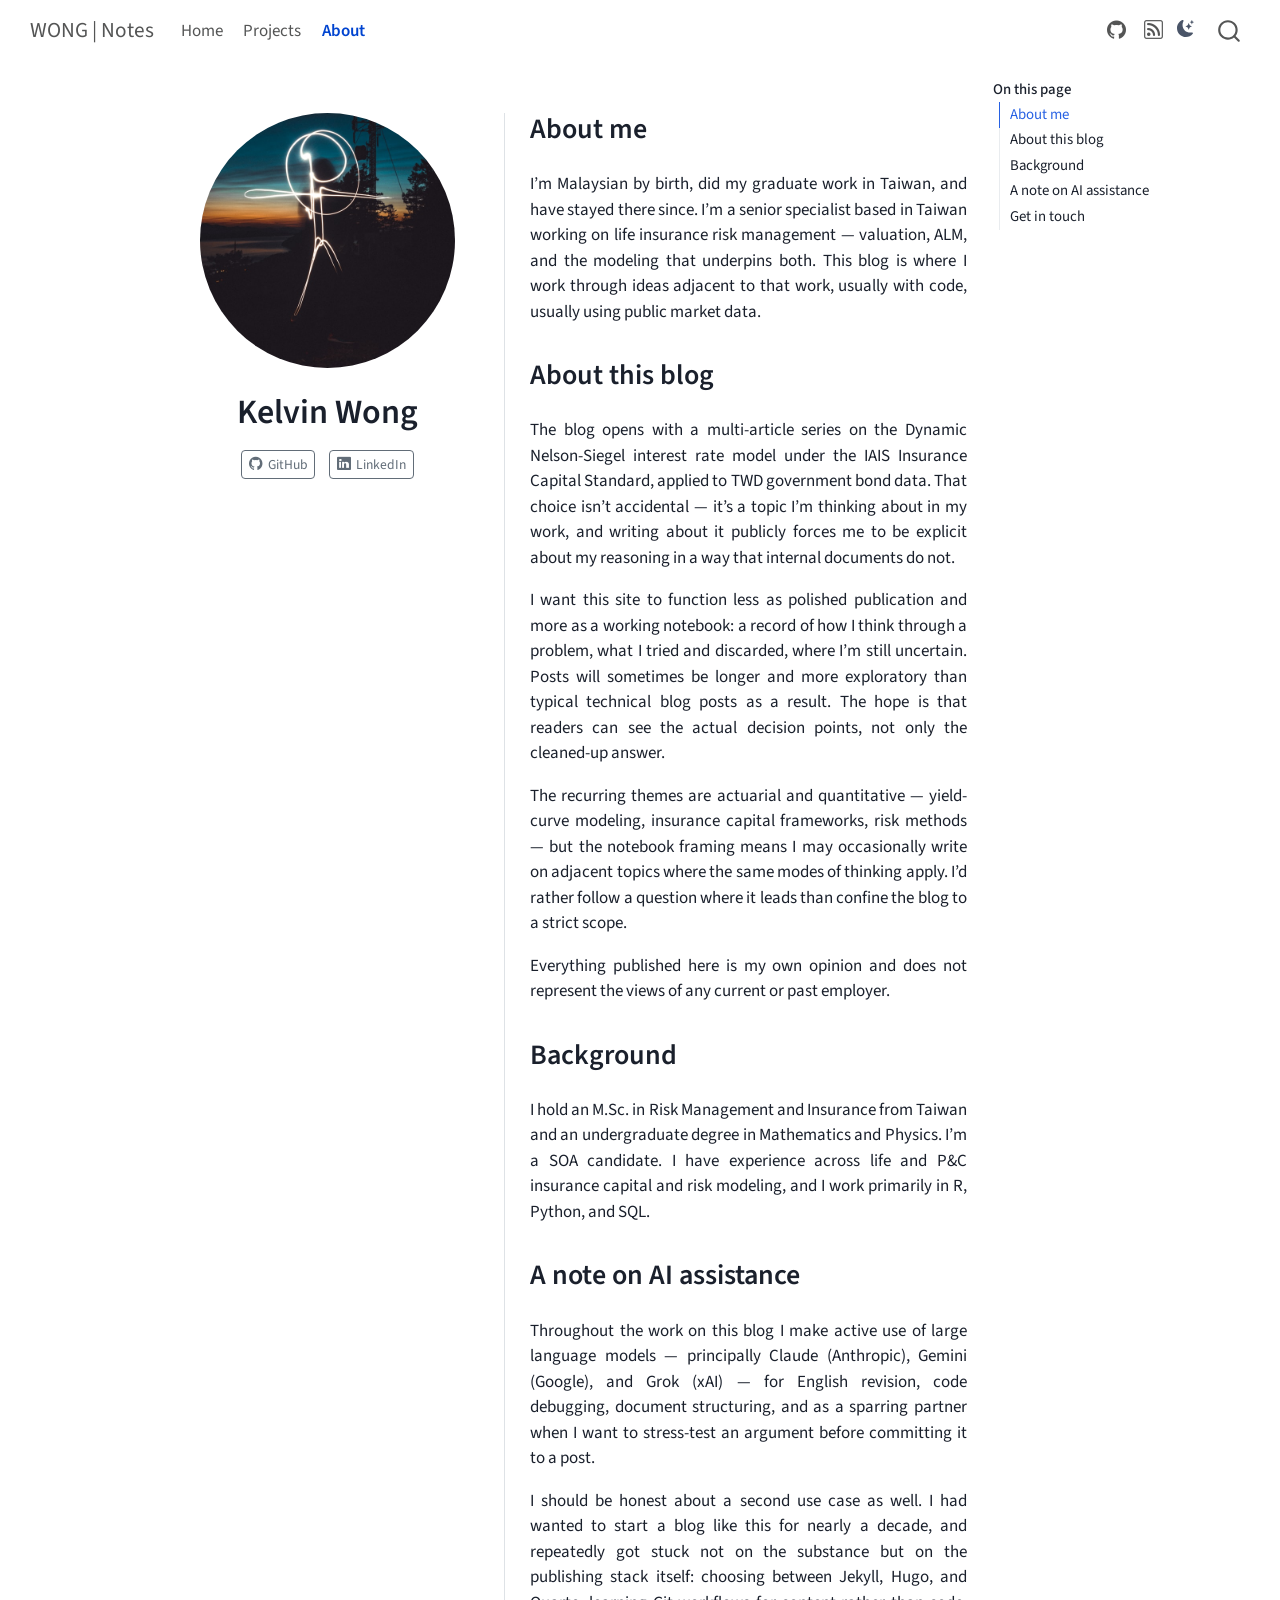
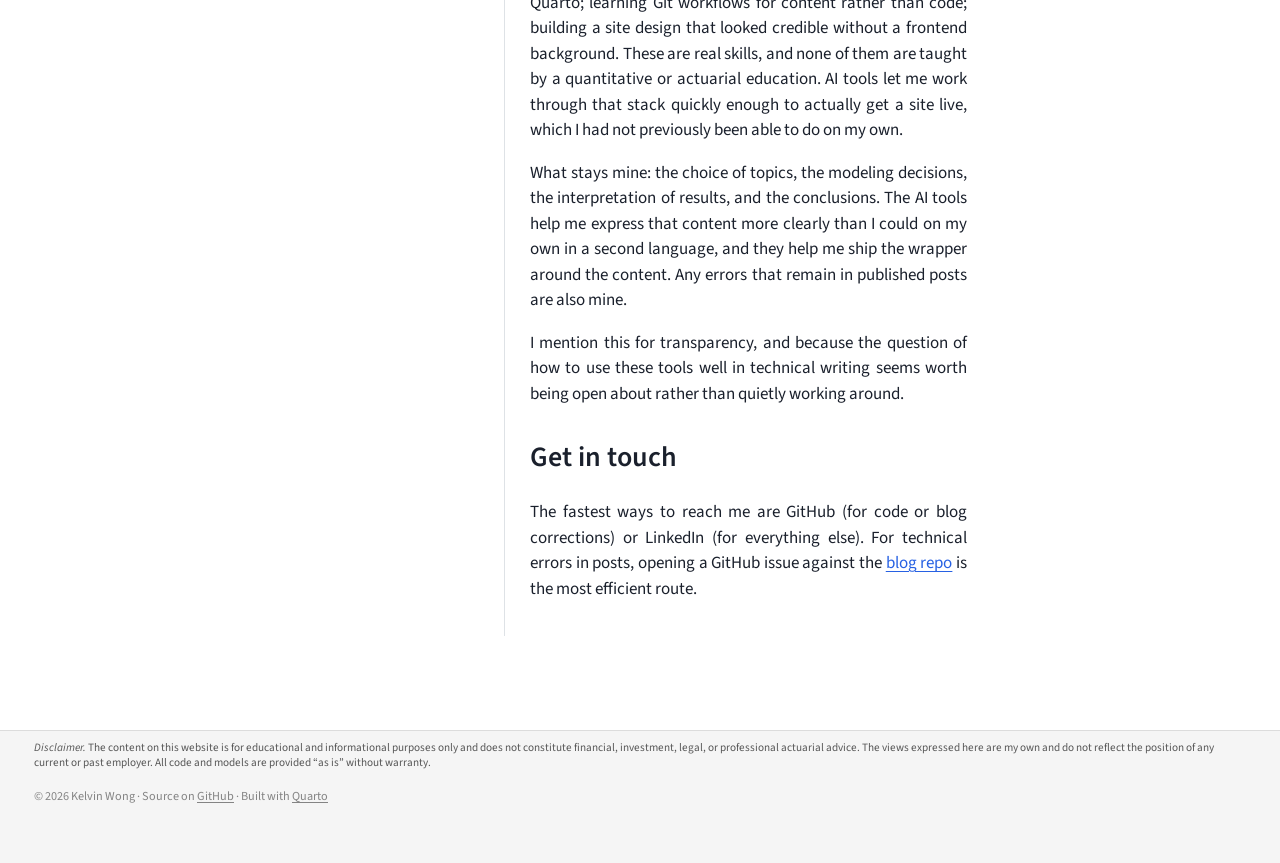
<file: about.html>
<!DOCTYPE html>
<html xmlns="http://www.w3.org/1999/xhtml" lang="en" xml:lang="en"><head>

<meta charset="utf-8">
<meta name="generator" content="quarto-1.9.38">

<meta name="viewport" content="width=device-width, initial-scale=1.0, user-scalable=yes">


<title>Kelvin Wong – WONG | Notes</title>
<style>
/* Default styles provided by pandoc.
** See https://pandoc.org/MANUAL.html#variables-for-html for config info.
*/
code{white-space: pre-wrap;}
span.smallcaps{font-variant: small-caps;}
div.columns{display: flex; gap: min(4vw, 1.5em);}
div.column{flex: auto; overflow-x: auto;}
div.hanging-indent{margin-left: 1.5em; text-indent: -1.5em;}
ul.task-list{list-style: none;}
ul.task-list li input[type="checkbox"] {
  width: 0.8em;
  margin: 0 0.8em 0.2em -1em; /* quarto-specific, see https://github.com/quarto-dev/quarto-cli/issues/4556 */ 
  vertical-align: middle;
}
</style>


<script src="site_libs/quarto-nav/quarto-nav.js"></script>
<script src="site_libs/quarto-nav/headroom.min.js"></script>
<script src="site_libs/clipboard/clipboard.min.js"></script>
<script src="site_libs/quarto-search/autocomplete.umd.js"></script>
<script src="site_libs/quarto-search/fuse.min.js"></script>
<script src="site_libs/quarto-search/quarto-search.js"></script>
<meta name="quarto:offset" content="./">
<script src="site_libs/quarto-html/quarto.js" type="module"></script>
<script src="site_libs/quarto-html/tabsets/tabsets.js" type="module"></script>
<script src="site_libs/quarto-html/popper.min.js"></script>
<script src="site_libs/quarto-html/tippy.umd.min.js"></script>
<link href="site_libs/quarto-html/tippy.css" rel="stylesheet">
<link href="site_libs/quarto-html/quarto-syntax-highlighting-de63f62b328812d8e578a4d74e282472.css" rel="stylesheet" class="quarto-color-scheme" id="quarto-text-highlighting-styles">
<link href="site_libs/quarto-html/quarto-syntax-highlighting-dark-6b6957c917596b414ec0b78690761e87.css" rel="stylesheet" class="quarto-color-scheme quarto-color-alternate" id="quarto-text-highlighting-styles">
<link href="site_libs/quarto-html/quarto-syntax-highlighting-de63f62b328812d8e578a4d74e282472.css" rel="stylesheet" class="quarto-color-scheme-extra" id="quarto-text-highlighting-styles">
<script src="site_libs/bootstrap/bootstrap.min.js"></script>
<link href="site_libs/bootstrap/bootstrap-icons.css" rel="stylesheet">
<link href="site_libs/bootstrap/bootstrap-4ea889f8855cf48074658e9f0fd2e67a.min.css" rel="stylesheet" append-hash="true" class="quarto-color-scheme" id="quarto-bootstrap" data-mode="light">
<link href="site_libs/bootstrap/bootstrap-dark-e70ec2cf6ff0e462ed6772ad11d06af6.min.css" rel="stylesheet" append-hash="true" class="quarto-color-scheme quarto-color-alternate" id="quarto-bootstrap" data-mode="dark">
<link href="site_libs/bootstrap/bootstrap-4ea889f8855cf48074658e9f0fd2e67a.min.css" rel="stylesheet" append-hash="true" class="quarto-color-scheme-extra" id="quarto-bootstrap" data-mode="light">
<script id="quarto-search-options" type="application/json">{
  "location": "navbar",
  "copy-button": false,
  "collapse-after": 3,
  "panel-placement": "end",
  "type": "overlay",
  "limit": 50,
  "keyboard-shortcut": [
    "f",
    "/",
    "s"
  ],
  "show-item-context": false,
  "language": {
    "search-no-results-text": "No results",
    "search-matching-documents-text": "matching documents",
    "search-copy-link-title": "Copy link to search",
    "search-hide-matches-text": "Hide additional matches",
    "search-more-match-text": "more match in this document",
    "search-more-matches-text": "more matches in this document",
    "search-clear-button-title": "Clear",
    "search-text-placeholder": "",
    "search-detached-cancel-button-title": "Cancel",
    "search-submit-button-title": "Submit",
    "search-label": "Search"
  }
}</script>
<script async="" src="https://www.googletagmanager.com/gtag/js?id=G-ZE7XDNH3W9"></script>

<script type="text/javascript">

window.dataLayer = window.dataLayer || [];
function gtag(){dataLayer.push(arguments);}
gtag('js', new Date());
gtag('config', 'G-ZE7XDNH3W9', { 'anonymize_ip': true});
</script>
<style>html{ scroll-behavior: smooth; }</style>
<meta name="google-site-verification" content="haUJj-wPPgU5a0qyePIluTiO4UIAxMqEWfWtq-IIPjA">


<link rel="stylesheet" href="styles.css">
</head>

<body class="nav-fixed quarto-light"><script id="quarto-html-before-body" type="application/javascript">
    const toggleBodyColorMode = (bsSheetEl) => {
      const mode = bsSheetEl.getAttribute("data-mode");
      const bodyEl = window.document.querySelector("body");
      if (mode === "dark") {
        bodyEl.classList.add("quarto-dark");
        bodyEl.classList.remove("quarto-light");
      } else {
        bodyEl.classList.add("quarto-light");
        bodyEl.classList.remove("quarto-dark");
      }
    }
    const toggleBodyColorPrimary = () => {
      const bsSheetEl = window.document.querySelector("link#quarto-bootstrap:not([rel=disabled-stylesheet])");
      if (bsSheetEl) {
        toggleBodyColorMode(bsSheetEl);
      }
    }
    const setColorSchemeToggle = (alternate) => {
      const toggles = window.document.querySelectorAll('.quarto-color-scheme-toggle');
      for (let i=0; i < toggles.length; i++) {
        const toggle = toggles[i];
        if (toggle) {
          if (alternate) {
            toggle.classList.add("alternate");
          } else {
            toggle.classList.remove("alternate");
          }
        }
      }
    };
    const toggleColorMode = (alternate) => {
      // Switch the stylesheets
      const primaryStylesheets = window.document.querySelectorAll('link.quarto-color-scheme:not(.quarto-color-alternate)');
      const alternateStylesheets = window.document.querySelectorAll('link.quarto-color-scheme.quarto-color-alternate');
      manageTransitions('#quarto-margin-sidebar .nav-link', false);
      if (alternate) {
        // note: dark is layered on light, we don't disable primary!
        enableStylesheet(alternateStylesheets);
        for (const sheetNode of alternateStylesheets) {
          if (sheetNode.id === "quarto-bootstrap") {
            toggleBodyColorMode(sheetNode);
          }
        }
      } else {
        disableStylesheet(alternateStylesheets);
        enableStylesheet(primaryStylesheets)
        toggleBodyColorPrimary();
      }
      manageTransitions('#quarto-margin-sidebar .nav-link', true);
      // Switch the toggles
      setColorSchemeToggle(alternate)
      // Hack to workaround the fact that safari doesn't
      // properly recolor the scrollbar when toggling (#1455)
      if (navigator.userAgent.indexOf('Safari') > 0 && navigator.userAgent.indexOf('Chrome') == -1) {
        manageTransitions("body", false);
        window.scrollTo(0, 1);
        setTimeout(() => {
          window.scrollTo(0, 0);
          manageTransitions("body", true);
        }, 40);
      }
    }
    const disableStylesheet = (stylesheets) => {
      for (let i=0; i < stylesheets.length; i++) {
        const stylesheet = stylesheets[i];
        stylesheet.rel = 'disabled-stylesheet';
      }
    }
    const enableStylesheet = (stylesheets) => {
      for (let i=0; i < stylesheets.length; i++) {
        const stylesheet = stylesheets[i];
        if(stylesheet.rel !== 'stylesheet') { // for Chrome, which will still FOUC without this check
          stylesheet.rel = 'stylesheet';
        }
      }
    }
    const manageTransitions = (selector, allowTransitions) => {
      const els = window.document.querySelectorAll(selector);
      for (let i=0; i < els.length; i++) {
        const el = els[i];
        if (allowTransitions) {
          el.classList.remove('notransition');
        } else {
          el.classList.add('notransition');
        }
      }
    }
    const isFileUrl = () => {
      return window.location.protocol === 'file:';
    }
    const hasAlternateSentinel = () => {
      let styleSentinel = getColorSchemeSentinel();
      if (styleSentinel !== null) {
        return styleSentinel === "alternate";
      } else {
        return false;
      }
    }
    const setStyleSentinel = (alternate) => {
      const value = alternate ? "alternate" : "default";
      if (!isFileUrl()) {
        window.localStorage.setItem("quarto-color-scheme", value);
      } else {
        localAlternateSentinel = value;
      }
    }
    const getColorSchemeSentinel = () => {
      if (!isFileUrl()) {
        const storageValue = window.localStorage.getItem("quarto-color-scheme");
        return storageValue != null ? storageValue : localAlternateSentinel;
      } else {
        return localAlternateSentinel;
      }
    }
    const toggleGiscusIfUsed = (isAlternate, darkModeDefault) => {
      const baseTheme = document.querySelector('#giscus-base-theme')?.value ?? 'light';
      const alternateTheme = document.querySelector('#giscus-alt-theme')?.value ?? 'dark';
      let newTheme = '';
      if(authorPrefersDark) {
        newTheme = isAlternate ? baseTheme : alternateTheme;
      } else {
        newTheme = isAlternate ? alternateTheme : baseTheme;
      }
      const changeGiscusTheme = () => {
        // From: https://github.com/giscus/giscus/issues/336
        const sendMessage = (message) => {
          const iframe = document.querySelector('iframe.giscus-frame');
          if (!iframe) return;
          iframe.contentWindow.postMessage({ giscus: message }, 'https://giscus.app');
        }
        sendMessage({
          setConfig: {
            theme: newTheme
          }
        });
      }
      const isGiscussLoaded = window.document.querySelector('iframe.giscus-frame') !== null;
      if (isGiscussLoaded) {
        changeGiscusTheme();
      }
    };
    const authorPrefersDark = false;
    const queryPrefersDark = window.matchMedia('(prefers-color-scheme: dark)');
    const darkModeDefault = queryPrefersDark.matches;
      document.querySelector('link#quarto-text-highlighting-styles.quarto-color-scheme-extra').rel = 'disabled-stylesheet';
      document.querySelector('link#quarto-bootstrap.quarto-color-scheme-extra').rel = 'disabled-stylesheet';
    let localAlternateSentinel = darkModeDefault ? 'alternate' : 'default';
    // Dark / light mode switch
    window.quartoToggleColorScheme = () => {
      // Read the current dark / light value
      let toAlternate = !hasAlternateSentinel();
      toggleColorMode(toAlternate);
      setStyleSentinel(toAlternate);
      toggleGiscusIfUsed(toAlternate, darkModeDefault);
      window.dispatchEvent(new Event('resize'));
    };
    queryPrefersDark.addEventListener("change", e => {
      if(window.localStorage.getItem("quarto-color-scheme") !== null)
        return;
      const alternate = e.matches
      toggleColorMode(alternate);
      localAlternateSentinel = e.matches ? 'alternate' : 'default'; // this is used alongside local storage!
      toggleGiscusIfUsed(alternate, darkModeDefault);
    });
    // Switch to dark mode if need be
    if (hasAlternateSentinel()) {
      toggleColorMode(true);
    } else {
      toggleColorMode(false);
    }
  </script>

<div id="quarto-search-results"></div>
  <header id="quarto-header" class="headroom fixed-top">
    <nav class="navbar navbar-expand-lg " data-bs-theme="dark">
      <div class="navbar-container container-fluid">
      <div class="navbar-brand-container mx-auto">
    <a class="navbar-brand" href="./index.html">
    <span class="navbar-title">WONG | Notes</span>
    </a>
  </div>
            <div id="quarto-search" class="" title="Search"></div>
          <button class="navbar-toggler" type="button" data-bs-toggle="collapse" data-bs-target="#navbarCollapse" aria-controls="navbarCollapse" role="menu" aria-expanded="false" aria-label="Toggle navigation" onclick="if (window.quartoToggleHeadroom) { window.quartoToggleHeadroom(); }">
  <span class="navbar-toggler-icon"></span>
</button>
          <div class="collapse navbar-collapse" id="navbarCollapse">
            <ul class="navbar-nav navbar-nav-scroll me-auto">
  <li class="nav-item">
    <a class="nav-link" href="./index.html"> 
<span class="menu-text">Home</span></a>
  </li>  
  <li class="nav-item">
    <a class="nav-link" href="./projects.html"> 
<span class="menu-text">Projects</span></a>
  </li>  
  <li class="nav-item">
    <a class="nav-link active" href="./about.html" aria-current="page"> 
<span class="menu-text">About</span></a>
  </li>  
</ul>
            <ul class="navbar-nav navbar-nav-scroll ms-auto">
  <li class="nav-item compact">
    <a class="nav-link" href="https://github.com/kelvin1189"> <i class="bi bi-github" role="img" aria-label="GitHub">
</i> 
<span class="menu-text"></span></a>
  </li>  
  <li class="nav-item compact">
    <a class="nav-link" href="./index.xml"> <i class="bi bi-rss" role="img" aria-label="RSS feed">
</i> 
<span class="menu-text"></span></a>
  </li>  
</ul>
          </div> <!-- /navcollapse -->
            <div class="quarto-navbar-tools">
  <a href="" class="quarto-color-scheme-toggle quarto-navigation-tool  px-1" onclick="window.quartoToggleColorScheme(); return false;" title="Toggle dark mode"><i class="bi"></i></a>
</div>
      </div> <!-- /container-fluid -->
    </nav>
</header>
<!-- content -->
<div id="quarto-content" class="quarto-container page-columns page-rows-contents page-layout-article page-navbar">
<!-- sidebar -->
<!-- margin-sidebar -->
    <div id="quarto-margin-sidebar" class="sidebar margin-sidebar">
        <nav id="TOC" role="doc-toc" class="toc-active">
    <h2 id="toc-title">On this page</h2>
  <ul>
  <li><a href="#about-me" id="toc-about-me" class="nav-link active" data-scroll-target="#about-me">About me</a></li>
  <li><a href="#about-this-blog" id="toc-about-this-blog" class="nav-link" data-scroll-target="#about-this-blog">About this blog</a></li>
  <li><a href="#background" id="toc-background" class="nav-link" data-scroll-target="#background">Background</a></li>
  <li><a href="#a-note-on-ai-assistance" id="toc-a-note-on-ai-assistance" class="nav-link" data-scroll-target="#a-note-on-ai-assistance">A note on AI assistance</a></li>
  <li><a href="#get-in-touch" id="toc-get-in-touch" class="nav-link" data-scroll-target="#get-in-touch">Get in touch</a></li>
  </ul>
</nav>
    </div>
<!-- main -->
<div class="quarto-about-trestles">
  <div class="about-entity">
    <img src="profile.jpg" class="about-image
  round " style="height: 15em; width: 15em;">
<header id="title-block-header" class="quarto-title-block default">
<div class="quarto-title">
<h1 class="title">Kelvin Wong</h1>
</div>
<div class="quarto-title-meta">
  </div>
</header>
    <div class="about-links">
  <a href="https://github.com/kelvin1189" class="about-link" rel="" target="">
    <i class="bi bi-github"></i>
     <span class="about-link-text">GitHub</span>
  </a>
  <a href="https://www.linkedin.com/in/[YOUR-LINKEDIN-SLUG]" class="about-link" rel="" target="">
    <i class="bi bi-linkedin"></i>
     <span class="about-link-text">LinkedIn</span>
  </a>
</div>
  </div>
  <div class="about-contents"><main class="content" id="quarto-document-content">


<section id="about-me" class="level2">
<h2 data-anchor-id="about-me">About me</h2>
<p>I’m Malaysian by birth, did my graduate work in Taiwan, and have stayed there since. I’m a senior specialist based in Taiwan working on life insurance risk management — valuation, ALM, and the modeling that underpins both. This blog is where I work through ideas adjacent to that work, usually with code, usually using public market data.</p>
</section>
<section id="about-this-blog" class="level2">
<h2 data-anchor-id="about-this-blog">About this blog</h2>
<p>The blog opens with a multi-article series on the Dynamic Nelson-Siegel interest rate model under the IAIS Insurance Capital Standard, applied to TWD government bond data. That choice isn’t accidental — it’s a topic I’m thinking about in my work, and writing about it publicly forces me to be explicit about my reasoning in a way that internal documents do not.</p>
<p>I want this site to function less as polished publication and more as a working notebook: a record of how I think through a problem, what I tried and discarded, where I’m still uncertain. Posts will sometimes be longer and more exploratory than typical technical blog posts as a result. The hope is that readers can see the actual decision points, not only the cleaned-up answer.</p>
<p>The recurring themes are actuarial and quantitative — yield-curve modeling, insurance capital frameworks, risk methods — but the notebook framing means I may occasionally write on adjacent topics where the same modes of thinking apply. I’d rather follow a question where it leads than confine the blog to a strict scope.</p>
<p>Everything published here is my own opinion and does not represent the views of any current or past employer.</p>
</section>
<section id="background" class="level2">
<h2 data-anchor-id="background">Background</h2>
<p>I hold an M.Sc. in Risk Management and Insurance from Taiwan and an undergraduate degree in Mathematics and Physics. I’m a SOA candidate. I have experience across life and P&amp;C insurance capital and risk modeling, and I work primarily in R, Python, and SQL.</p>
</section>
<section id="a-note-on-ai-assistance" class="level2">
<h2 data-anchor-id="a-note-on-ai-assistance">A note on AI assistance</h2>
<p>Throughout the work on this blog I make active use of large language models — principally Claude (Anthropic), Gemini (Google), and Grok (xAI) — for English revision, code debugging, document structuring, and as a sparring partner when I want to stress-test an argument before committing it to a post.</p>
<p>I should be honest about a second use case as well. I had wanted to start a blog like this for nearly a decade, and repeatedly got stuck not on the substance but on the publishing stack itself: choosing between Jekyll, Hugo, and Quarto; learning Git workflows for content rather than code; building a site design that looked credible without a frontend background. These are real skills, and none of them are taught by a quantitative or actuarial education. AI tools let me work through that stack quickly enough to actually get a site live, which I had not previously been able to do on my own.</p>
<p>What stays mine: the choice of topics, the modeling decisions, the interpretation of results, and the conclusions. The AI tools help me express that content more clearly than I could on my own in a second language, and they help me ship the wrapper around the content. Any errors that remain in published posts are also mine.</p>
<p>I mention this for transparency, and because the question of how to use these tools well in technical writing seems worth being open about rather than quietly working around.</p>
</section>
<section id="get-in-touch" class="level2">
<h2 data-anchor-id="get-in-touch">Get in touch</h2>
<p>The fastest ways to reach me are GitHub (for code or blog corrections) or LinkedIn (for everything else). For technical errors in posts, opening a GitHub issue against the <a href="https://github.com/kelvin1189/actuarial-modeling-notes">blog repo</a> is the most efficient route.</p>


</section>
</main></div>
</div>
 <!-- /main -->
<script id="quarto-html-after-body" type="application/javascript">
  window.document.addEventListener("DOMContentLoaded", function (event) {
    // Ensure there is a toggle, if there isn't float one in the top right
    if (window.document.querySelector('.quarto-color-scheme-toggle') === null) {
      const a = window.document.createElement('a');
      a.classList.add('top-right');
      a.classList.add('quarto-color-scheme-toggle');
      a.href = "";
      a.onclick = function() { try { window.quartoToggleColorScheme(); } catch {} return false; };
      const i = window.document.createElement("i");
      i.classList.add('bi');
      a.appendChild(i);
      window.document.body.appendChild(a);
    }
    setColorSchemeToggle(hasAlternateSentinel())
    const isCodeAnnotation = (el) => {
      for (const clz of el.classList) {
        if (clz.startsWith('code-annotation-')) {                     
          return true;
        }
      }
      return false;
    }
    const onCopySuccess = function(e) {
      // button target
      const button = e.trigger;
      // don't keep focus
      button.blur();
      // flash "checked"
      button.classList.add('code-copy-button-checked');
      var currentTitle = button.getAttribute("title");
      button.setAttribute("title", "Copied!");
      let tooltip;
      if (window.bootstrap) {
        button.setAttribute("data-bs-toggle", "tooltip");
        button.setAttribute("data-bs-placement", "left");
        button.setAttribute("data-bs-title", "Copied!");
        tooltip = new bootstrap.Tooltip(button, 
          { trigger: "manual", 
            customClass: "code-copy-button-tooltip",
            offset: [0, -8]});
        tooltip.show();    
      }
      setTimeout(function() {
        if (tooltip) {
          tooltip.hide();
          button.removeAttribute("data-bs-title");
          button.removeAttribute("data-bs-toggle");
          button.removeAttribute("data-bs-placement");
        }
        button.setAttribute("title", currentTitle);
        button.classList.remove('code-copy-button-checked');
      }, 1000);
      // clear code selection
      e.clearSelection();
    }
    const getTextToCopy = function(trigger) {
      const outerScaffold = trigger.parentElement.cloneNode(true);
      const codeEl = outerScaffold.querySelector('code');
      for (const childEl of codeEl.children) {
        if (isCodeAnnotation(childEl)) {
          childEl.remove();
        }
      }
      return codeEl.innerText;
    }
    const clipboard = new window.ClipboardJS('.code-copy-button:not([data-in-quarto-modal])', {
      text: getTextToCopy
    });
    clipboard.on('success', onCopySuccess);
    if (window.document.getElementById('quarto-embedded-source-code-modal')) {
      const clipboardModal = new window.ClipboardJS('.code-copy-button[data-in-quarto-modal]', {
        text: getTextToCopy,
        container: window.document.getElementById('quarto-embedded-source-code-modal')
      });
      clipboardModal.on('success', onCopySuccess);
    }
      var localhostRegex = new RegExp(/^(?:http|https):\/\/localhost\:?[0-9]*\//);
      var mailtoRegex = new RegExp(/^mailto:/);
        var filterRegex = new RegExp("https:\/\/kelvin1189\.github\.io\/actuarial-modeling-notes\/");
      var isInternal = (href) => {
          return filterRegex.test(href) || localhostRegex.test(href) || mailtoRegex.test(href);
      }
      // Inspect non-navigation links and adorn them if external
     var links = window.document.querySelectorAll('a[href]:not(.nav-link):not(.navbar-brand):not(.toc-action):not(.sidebar-link):not(.sidebar-item-toggle):not(.pagination-link):not(.no-external):not([aria-hidden]):not(.dropdown-item):not(.quarto-navigation-tool):not(.about-link)');
      for (var i=0; i<links.length; i++) {
        const link = links[i];
        if (!isInternal(link.href)) {
          // undo the damage that might have been done by quarto-nav.js in the case of
          // links that we want to consider external
          if (link.dataset.originalHref !== undefined) {
            link.href = link.dataset.originalHref;
          }
        }
      }
    function tippyHover(el, contentFn, onTriggerFn, onUntriggerFn) {
      const config = {
        allowHTML: true,
        maxWidth: 500,
        delay: 100,
        arrow: false,
        appendTo: function(el) {
            return el.parentElement;
        },
        interactive: true,
        interactiveBorder: 10,
        theme: 'quarto',
        placement: 'bottom-start',
      };
      if (contentFn) {
        config.content = contentFn;
      }
      if (onTriggerFn) {
        config.onTrigger = onTriggerFn;
      }
      if (onUntriggerFn) {
        config.onUntrigger = onUntriggerFn;
      }
      window.tippy(el, config); 
    }
    const noterefs = window.document.querySelectorAll('a[role="doc-noteref"]');
    for (var i=0; i<noterefs.length; i++) {
      const ref = noterefs[i];
      tippyHover(ref, function() {
        // use id or data attribute instead here
        let href = ref.getAttribute('data-footnote-href') || ref.getAttribute('href');
        try { href = new URL(href).hash; } catch {}
        const id = href.replace(/^#\/?/, "");
        const note = window.document.getElementById(id);
        if (note) {
          return note.innerHTML;
        } else {
          return "";
        }
      });
    }
    const xrefs = window.document.querySelectorAll('a.quarto-xref');
    const processXRef = (id, note) => {
      // Strip column container classes
      const stripColumnClz = (el) => {
        el.classList.remove("page-full", "page-columns");
        if (el.children) {
          for (const child of el.children) {
            stripColumnClz(child);
          }
        }
      }
      stripColumnClz(note)
      if (id === null || id.startsWith('sec-')) {
        // Special case sections, only their first couple elements
        const container = document.createElement("div");
        if (note.children && note.children.length > 2) {
          container.appendChild(note.children[0].cloneNode(true));
          for (let i = 1; i < note.children.length; i++) {
            const child = note.children[i];
            if (child.tagName === "P" && child.innerText === "") {
              continue;
            } else {
              container.appendChild(child.cloneNode(true));
              break;
            }
          }
          if (window.Quarto?.typesetMath) {
            window.Quarto.typesetMath(container);
          }
          return container.innerHTML
        } else {
          if (window.Quarto?.typesetMath) {
            window.Quarto.typesetMath(note);
          }
          return note.innerHTML;
        }
      } else {
        // Remove any anchor links if they are present
        const anchorLink = note.querySelector('a.anchorjs-link');
        if (anchorLink) {
          anchorLink.remove();
        }
        if (window.Quarto?.typesetMath) {
          window.Quarto.typesetMath(note);
        }
        if (note.classList.contains("callout")) {
          return note.outerHTML;
        } else {
          return note.innerHTML;
        }
      }
    }
    for (var i=0; i<xrefs.length; i++) {
      const xref = xrefs[i];
      tippyHover(xref, undefined, function(instance) {
        instance.disable();
        let url = xref.getAttribute('href');
        let hash = undefined; 
        if (url.startsWith('#')) {
          hash = url;
        } else {
          try { hash = new URL(url).hash; } catch {}
        }
        if (hash) {
          const id = hash.replace(/^#\/?/, "");
          const note = window.document.getElementById(id);
          if (note !== null) {
            try {
              const html = processXRef(id, note.cloneNode(true));
              instance.setContent(html);
            } finally {
              instance.enable();
              instance.show();
            }
          } else {
            // See if we can fetch this
            fetch(url.split('#')[0])
            .then(res => res.text())
            .then(html => {
              const parser = new DOMParser();
              const htmlDoc = parser.parseFromString(html, "text/html");
              const note = htmlDoc.getElementById(id);
              if (note !== null) {
                const html = processXRef(id, note);
                instance.setContent(html);
              } 
            }).finally(() => {
              instance.enable();
              instance.show();
            });
          }
        } else {
          // See if we can fetch a full url (with no hash to target)
          // This is a special case and we should probably do some content thinning / targeting
          fetch(url)
          .then(res => res.text())
          .then(html => {
            const parser = new DOMParser();
            const htmlDoc = parser.parseFromString(html, "text/html");
            const note = htmlDoc.querySelector('main.content');
            if (note !== null) {
              // This should only happen for chapter cross references
              // (since there is no id in the URL)
              // remove the first header
              if (note.children.length > 0 && note.children[0].tagName === "HEADER") {
                note.children[0].remove();
              }
              const html = processXRef(null, note);
              instance.setContent(html);
            } 
          }).finally(() => {
            instance.enable();
            instance.show();
          });
        }
      }, function(instance) {
      });
    }
        let selectedAnnoteEl;
        const selectorForAnnotation = ( cell, annotation) => {
          let cellAttr = 'data-code-cell="' + cell + '"';
          let lineAttr = 'data-code-annotation="' +  annotation + '"';
          const selector = 'span[' + cellAttr + '][' + lineAttr + ']';
          return selector;
        }
        const selectCodeLines = (annoteEl) => {
          const doc = window.document;
          const targetCell = annoteEl.getAttribute("data-target-cell");
          const targetAnnotation = annoteEl.getAttribute("data-target-annotation");
          const annoteSpan = window.document.querySelector(selectorForAnnotation(targetCell, targetAnnotation));
          const lines = annoteSpan.getAttribute("data-code-lines").split(",");
          const lineIds = lines.map((line) => {
            return targetCell + "-" + line;
          })
          let top = null;
          let height = null;
          let parent = null;
          if (lineIds.length > 0) {
              //compute the position of the single el (top and bottom and make a div)
              const el = window.document.getElementById(lineIds[0]);
              top = el.offsetTop;
              height = el.offsetHeight;
              parent = el.parentElement.parentElement;
            if (lineIds.length > 1) {
              const lastEl = window.document.getElementById(lineIds[lineIds.length - 1]);
              const bottom = lastEl.offsetTop + lastEl.offsetHeight;
              height = bottom - top;
            }
            if (top !== null && height !== null && parent !== null) {
              // cook up a div (if necessary) and position it 
              let div = window.document.getElementById("code-annotation-line-highlight");
              if (div === null) {
                div = window.document.createElement("div");
                div.setAttribute("id", "code-annotation-line-highlight");
                div.style.position = 'absolute';
                parent.appendChild(div);
              }
              div.style.top = top - 2 + "px";
              div.style.height = height + 4 + "px";
              div.style.left = 0;
              let gutterDiv = window.document.getElementById("code-annotation-line-highlight-gutter");
              if (gutterDiv === null) {
                gutterDiv = window.document.createElement("div");
                gutterDiv.setAttribute("id", "code-annotation-line-highlight-gutter");
                gutterDiv.style.position = 'absolute';
                const codeCell = window.document.getElementById(targetCell);
                const gutter = codeCell.querySelector('.code-annotation-gutter');
                gutter.appendChild(gutterDiv);
              }
              gutterDiv.style.top = top - 2 + "px";
              gutterDiv.style.height = height + 4 + "px";
            }
            selectedAnnoteEl = annoteEl;
          }
        };
        const unselectCodeLines = () => {
          const elementsIds = ["code-annotation-line-highlight", "code-annotation-line-highlight-gutter"];
          elementsIds.forEach((elId) => {
            const div = window.document.getElementById(elId);
            if (div) {
              div.remove();
            }
          });
          selectedAnnoteEl = undefined;
        };
          // Handle positioning of the toggle
      window.addEventListener(
        "resize",
        throttle(() => {
          elRect = undefined;
          if (selectedAnnoteEl) {
            selectCodeLines(selectedAnnoteEl);
          }
        }, 10)
      );
      function throttle(fn, ms) {
      let throttle = false;
      let timer;
        return (...args) => {
          if(!throttle) { // first call gets through
              fn.apply(this, args);
              throttle = true;
          } else { // all the others get throttled
              if(timer) clearTimeout(timer); // cancel #2
              timer = setTimeout(() => {
                fn.apply(this, args);
                timer = throttle = false;
              }, ms);
          }
        };
      }
        // Attach click handler to the DT
        const annoteDls = window.document.querySelectorAll('dt[data-target-cell]');
        for (const annoteDlNode of annoteDls) {
          annoteDlNode.addEventListener('click', (event) => {
            const clickedEl = event.target;
            if (clickedEl !== selectedAnnoteEl) {
              unselectCodeLines();
              const activeEl = window.document.querySelector('dt[data-target-cell].code-annotation-active');
              if (activeEl) {
                activeEl.classList.remove('code-annotation-active');
              }
              selectCodeLines(clickedEl);
              clickedEl.classList.add('code-annotation-active');
            } else {
              // Unselect the line
              unselectCodeLines();
              clickedEl.classList.remove('code-annotation-active');
            }
          });
        }
    const findCites = (el) => {
      const parentEl = el.parentElement;
      if (parentEl) {
        const cites = parentEl.dataset.cites;
        if (cites) {
          return {
            el,
            cites: cites.split(' ')
          };
        } else {
          return findCites(el.parentElement)
        }
      } else {
        return undefined;
      }
    };
    var bibliorefs = window.document.querySelectorAll('a[role="doc-biblioref"]');
    for (var i=0; i<bibliorefs.length; i++) {
      const ref = bibliorefs[i];
      const citeInfo = findCites(ref);
      if (citeInfo) {
        tippyHover(citeInfo.el, function() {
          var popup = window.document.createElement('div');
          citeInfo.cites.forEach(function(cite) {
            var citeDiv = window.document.createElement('div');
            citeDiv.classList.add('hanging-indent');
            citeDiv.classList.add('csl-entry');
            var biblioDiv = window.document.getElementById('ref-' + cite);
            if (biblioDiv) {
              citeDiv.innerHTML = biblioDiv.innerHTML;
            }
            popup.appendChild(citeDiv);
          });
          return popup.innerHTML;
        });
      }
    }
  });
  </script>
</div> <!-- /content -->
<footer class="footer">
  <div class="nav-footer">
    <div class="nav-footer-left">
<p><em>Disclaimer.</em> The content on this website is for educational and informational purposes only and does not constitute financial, investment, legal, or professional actuarial advice. The views expressed here are my own and do not reflect the position of any current or past employer. All code and models are provided “as is” without warranty.</p>
<p><span class="footer-meta">© 2026 Kelvin Wong · Source on <a href="https://github.com/kelvin1189/actuarial-modeling-notes">GitHub</a> · Built with <a href="https://quarto.org">Quarto</a></span></p>
</div>   
    <div class="nav-footer-center">
      &nbsp;
    </div>
    <div class="nav-footer-right">
      &nbsp;
    </div>
  </div>
</footer>




<script src="site_libs/quarto-html/zenscroll-min.js"></script>
</body></html>
</file>
<file: site_libs/quarto-html/tippy.css>
.tippy-box[data-animation=fade][data-state=hidden]{opacity:0}[data-tippy-root]{max-width:calc(100vw - 10px)}.tippy-box{position:relative;background-color:#333;color:#fff;border-radius:4px;font-size:14px;line-height:1.4;white-space:normal;outline:0;transition-property:transform,visibility,opacity}.tippy-box[data-placement^=top]>.tippy-arrow{bottom:0}.tippy-box[data-placement^=top]>.tippy-arrow:before{bottom:-7px;left:0;border-width:8px 8px 0;border-top-color:initial;transform-origin:center top}.tippy-box[data-placement^=bottom]>.tippy-arrow{top:0}.tippy-box[data-placement^=bottom]>.tippy-arrow:before{top:-7px;left:0;border-width:0 8px 8px;border-bottom-color:initial;transform-origin:center bottom}.tippy-box[data-placement^=left]>.tippy-arrow{right:0}.tippy-box[data-placement^=left]>.tippy-arrow:before{border-width:8px 0 8px 8px;border-left-color:initial;right:-7px;transform-origin:center left}.tippy-box[data-placement^=right]>.tippy-arrow{left:0}.tippy-box[data-placement^=right]>.tippy-arrow:before{left:-7px;border-width:8px 8px 8px 0;border-right-color:initial;transform-origin:center right}.tippy-box[data-inertia][data-state=visible]{transition-timing-function:cubic-bezier(.54,1.5,.38,1.11)}.tippy-arrow{width:16px;height:16px;color:#333}.tippy-arrow:before{content:"";position:absolute;border-color:transparent;border-style:solid}.tippy-content{position:relative;padding:5px 9px;z-index:1}
</file>
<file: site_libs/quarto-html/quarto-syntax-highlighting-de63f62b328812d8e578a4d74e282472.css>
/* quarto syntax highlight colors */
:root {
  --quarto-hl-al-color: #ff5555;
  --quarto-hl-an-color: #6a737d;
  --quarto-hl-at-color: #d73a49;
  --quarto-hl-bn-color: #005cc5;
  --quarto-hl-bu-color: #d73a49;
  --quarto-hl-ch-color: #032f62;
  --quarto-hl-co-color: #6a737d;
  --quarto-hl-cv-color: #6a737d;
  --quarto-hl-cn-color: #005cc5;
  --quarto-hl-cf-color: #d73a49;
  --quarto-hl-dt-color: #d73a49;
  --quarto-hl-dv-color: #005cc5;
  --quarto-hl-do-color: #6a737d;
  --quarto-hl-er-color: #ff5555;
  --quarto-hl-ex-color: #d73a49;
  --quarto-hl-fl-color: #005cc5;
  --quarto-hl-fu-color: #6f42c1;
  --quarto-hl-im-color: #032f62;
  --quarto-hl-in-color: #6a737d;
  --quarto-hl-kw-color: #d73a49;
  --quarto-hl-op-color: #24292e;
  --quarto-hl-pp-color: #d73a49;
  --quarto-hl-re-color: #6a737d;
  --quarto-hl-sc-color: #005cc5;
  --quarto-hl-ss-color: #032f62;
  --quarto-hl-st-color: #032f62;
  --quarto-hl-va-color: #e36209;
  --quarto-hl-vs-color: #032f62;
  --quarto-hl-wa-color: #ff5555;
}

/* other quarto variables */
:root {
  --quarto-font-monospace: SFMono-Regular, Menlo, Monaco, Consolas, "Liberation Mono", "Courier New", monospace;
}

/* syntax highlight based on Pandoc's rules */
pre > code.sourceCode > span {
  color: #24292e;
}

code.sourceCode > span {
  color: #24292e;
}

div.sourceCode,
div.sourceCode pre.sourceCode {
  color: #24292e;
}

/* Normal */
code span {
  color: #24292e;
}

/* Alert */
code span.al {
  font-weight: bold;
  color: #ff5555;
}

/* Annotation */
code span.an {
  color: #6a737d;
}

/* Attribute */
code span.at {
  color: #d73a49;
}

/* BaseN */
code span.bn {
  color: #005cc5;
}

/* BuiltIn */
code span.bu {
  color: #d73a49;
}

/* ControlFlow */
code span.cf {
  color: #d73a49;
}

/* Char */
code span.ch {
  color: #032f62;
}

/* Constant */
code span.cn {
  color: #005cc5;
}

/* Comment */
code span.co {
  color: #6a737d;
}

/* CommentVar */
code span.cv {
  color: #6a737d;
}

/* Documentation */
code span.do {
  color: #6a737d;
}

/* DataType */
code span.dt {
  color: #d73a49;
}

/* DecVal */
code span.dv {
  color: #005cc5;
}

/* Error */
code span.er {
  color: #ff5555;
  text-decoration: underline;
}

/* Extension */
code span.ex {
  font-weight: bold;
  color: #d73a49;
}

/* Float */
code span.fl {
  color: #005cc5;
}

/* Function */
code span.fu {
  color: #6f42c1;
}

/* Import */
code span.im {
  color: #032f62;
}

/* Information */
code span.in {
  color: #6a737d;
}

/* Keyword */
code span.kw {
  color: #d73a49;
}

/* Operator */
code span.op {
  color: #24292e;
}

/* Preprocessor */
code span.pp {
  color: #d73a49;
}

/* RegionMarker */
code span.re {
  color: #6a737d;
}

/* SpecialChar */
code span.sc {
  color: #005cc5;
}

/* SpecialString */
code span.ss {
  color: #032f62;
}

/* String */
code span.st {
  color: #032f62;
}

/* Variable */
code span.va {
  color: #e36209;
}

/* VerbatimString */
code span.vs {
  color: #032f62;
}

/* Warning */
code span.wa {
  color: #ff5555;
}

.prevent-inlining {
  content: "</";
}

/*# sourceMappingURL=e073dde7d9be180d5cbafa952671d6f8.css.map */
</file>
<file: site_libs/quarto-html/quarto-syntax-highlighting-dark-6b6957c917596b414ec0b78690761e87.css>
/* quarto syntax highlight colors */
:root {
  --quarto-hl-al-color: #ff5555;
  --quarto-hl-an-color: #6a737d;
  --quarto-hl-at-color: #f97583;
  --quarto-hl-bn-color: #79b8ff;
  --quarto-hl-bu-color: #f97583;
  --quarto-hl-ch-color: #9ecbff;
  --quarto-hl-co-color: #6a737d;
  --quarto-hl-cv-color: #6a737d;
  --quarto-hl-cn-color: #79b8ff;
  --quarto-hl-cf-color: #f97583;
  --quarto-hl-dt-color: #f97583;
  --quarto-hl-dv-color: #79b8ff;
  --quarto-hl-do-color: #6a737d;
  --quarto-hl-er-color: #ff5555;
  --quarto-hl-ex-color: #f97583;
  --quarto-hl-fl-color: #79b8ff;
  --quarto-hl-fu-color: #b392f0;
  --quarto-hl-im-color: #9ecbff;
  --quarto-hl-in-color: #6a737d;
  --quarto-hl-kw-color: #f97583;
  --quarto-hl-op-color: #e1e4e8;
  --quarto-hl-pp-color: #f97583;
  --quarto-hl-re-color: #6a737d;
  --quarto-hl-sc-color: #79b8ff;
  --quarto-hl-ss-color: #9ecbff;
  --quarto-hl-st-color: #9ecbff;
  --quarto-hl-va-color: #ffab70;
  --quarto-hl-vs-color: #9ecbff;
  --quarto-hl-wa-color: #ff5555;
}

/* other quarto variables */
:root {
  --quarto-font-monospace: SFMono-Regular, Menlo, Monaco, Consolas, "Liberation Mono", "Courier New", monospace;
}

/* syntax highlight based on Pandoc's rules */
pre > code.sourceCode > span {
  color: #e1e4e8;
}

code.sourceCode > span {
  color: #e1e4e8;
}

div.sourceCode,
div.sourceCode pre.sourceCode {
  color: #e1e4e8;
}

/* Normal */
code span {
  color: #e1e4e8;
}

/* Alert */
code span.al {
  font-weight: bold;
  color: #ff5555;
}

/* Annotation */
code span.an {
  color: #6a737d;
}

/* Attribute */
code span.at {
  color: #f97583;
}

/* BaseN */
code span.bn {
  color: #79b8ff;
}

/* BuiltIn */
code span.bu {
  color: #f97583;
}

/* ControlFlow */
code span.cf {
  color: #f97583;
}

/* Char */
code span.ch {
  color: #9ecbff;
}

/* Constant */
code span.cn {
  color: #79b8ff;
}

/* Comment */
code span.co {
  color: #6a737d;
}

/* CommentVar */
code span.cv {
  color: #6a737d;
}

/* Documentation */
code span.do {
  color: #6a737d;
}

/* DataType */
code span.dt {
  color: #f97583;
}

/* DecVal */
code span.dv {
  color: #79b8ff;
}

/* Error */
code span.er {
  color: #ff5555;
  text-decoration: underline;
}

/* Extension */
code span.ex {
  font-weight: bold;
  color: #f97583;
}

/* Float */
code span.fl {
  color: #79b8ff;
}

/* Function */
code span.fu {
  color: #b392f0;
}

/* Import */
code span.im {
  color: #9ecbff;
}

/* Information */
code span.in {
  color: #6a737d;
}

/* Keyword */
code span.kw {
  color: #f97583;
}

/* Operator */
code span.op {
  color: #e1e4e8;
}

/* Preprocessor */
code span.pp {
  color: #f97583;
}

/* RegionMarker */
code span.re {
  color: #6a737d;
}

/* SpecialChar */
code span.sc {
  color: #79b8ff;
}

/* SpecialString */
code span.ss {
  color: #9ecbff;
}

/* String */
code span.st {
  color: #9ecbff;
}

/* Variable */
code span.va {
  color: #ffab70;
}

/* VerbatimString */
code span.vs {
  color: #9ecbff;
}

/* Warning */
code span.wa {
  color: #ff5555;
}

.prevent-inlining {
  content: "</";
}

/*# sourceMappingURL=63994cfe4e031b08dc03516c8cd81578.css.map */
</file>
<file: styles.css>
/* ============================================================
   styles.css — Actuarial Modeling Notes
   ------------------------------------------------------------
   Architecture:
   1. Design tokens — colors and weights defined ONCE per theme
   2. Global resets — body, paragraphs
   3. Site chrome — theme toggle, navbar, footer
   4. Typography — headings, bold, italic
   5. Callouts
   6. Article listing cards
   7. Article page category pills 

   To change a color across the whole site, edit the token in
   Section 1 only. Everything else uses var(--token-name).

   Accessibility note: every text/background color pair in the
   tokens has been checked to pass WCAG AA contrast (4.5:1 for
   body text, 3:1 for large text). Do not use pure #0000FF
   anywhere — it fails AA on every common background.
   ============================================================ */


/* ============================================================
   1. Design tokens
   ============================================================ */

:root {
  /* Light mode (defaults) */
  --bg-page:           #ffffff;
  --bg-surface:        #f0f8ff;        /* listing card background */
  --bg-surface-hover:  #e6f2ff;
  --bg-navbar:         #ffffff;
  --bg-footer:         rgba(0, 0, 0, 0.04);

  --text-primary:      #1a202c;
  --text-muted:        rgba(0, 0, 0, 0.65);

  --accent:            #0044d0;        /* contrast on white: 7.5:1 (AA) */
  --accent-soft:       #0044d0;        /* same on light surfaces */

  --border-subtle:     rgba(0, 0, 0, 0.1);
  --heading-weight:    600;
}

body.quarto-dark,
html[data-bs-theme="dark"] body {
  /* Dark mode overrides */
  --bg-page:           #282c34;
  --bg-surface:        #343a40;
  --bg-surface-hover:  #3f474e;
  --bg-navbar:         #1c1f24;
  --bg-footer:         rgba(0, 0, 0, 0.2);

  --text-primary:      #e0e6ed;        /* soft white, not eye-burning */
  --text-muted:        rgba(255, 255, 255, 0.75);

  --accent:            #a8c5ff;        /* contrast on bg-page: 9.2:1 (AAA) */
  --accent-soft:       #66b2ff;        /* contrast on bg-surface: 5.7:1 (AA) */

  --border-subtle:     rgba(255, 255, 255, 0.1);
}


/* ============================================================
   2. Global resets
   ============================================================ */

body {
  background-color: var(--bg-page) !important;
  color: var(--text-primary) !important;
}

p {
  text-align: justify;
  hyphens: auto;
  -webkit-hyphens: auto;
  -ms-hyphens: auto;
  hyphenate-limit-chars: 6 3 3;  /* min word length 6, min before break 3, min after 3 */
}


/* ============================================================
   3. Site chrome
   ============================================================ */

/* --- Theme toggle icons (moon in light, sun in dark) --- */
.quarto-color-scheme-toggle:not(.alternate) .bi::before {
  background-image: url('data:image/svg+xml,<svg xmlns="http://www.w3.org/2000/svg" width="16" height="16" fill="%234a5568" class="bi bi-moon-stars-fill" viewBox="0 0 16 16"><path d="M6 .278a.768.768 0 0 1 .08.858 7.208 7.208 0 0 0-.878 3.46c0 4.021 3.278 7.277 7.318 7.277.527 0 1.04-.055 1.533-.16a.787.787 0 0 1 .81.316.733.733 0 0 1-.031.893A8.349 8.349 0 0 1 8.344 16C3.734 16 0 12.286 0 7.71 0 4.266 2.114 1.312 5.124.06A.752.752 0 0 1 6 .278z"/><path d="M10.794 3.148a.217.217 0 0 1 .412 0l.387 1.162c.173.518.579.924 1.097 1.097l1.162.387a.217.217 0 0 1 0 .412l-1.162.387a1.734 1.734 0 0 0-1.097 1.097l-.387 1.162a.217.217 0 0 1-.412 0l-.387-1.162A1.734 1.734 0 0 0 9.31 6.593l-1.162-.387a.217.217 0 0 1 0-.412l1.162-.387a1.734 1.734 0 0 0 1.097-1.097l.387-1.162zM13.863.099a.145.145 0 0 1 .274 0l.258.774c.115.346.386.617.732.732l.774.258a.145.145 0 0 1 0 .274l-.774.258a1.156 1.156 0 0 0-.732.732l-.258.774a.145.145 0 0 1-.274 0l-.258-.774a1.156 1.156 0 0 0-.732-.732l-.774-.258a.145.145 0 0 1 0-.274l.774-.258c.346-.115.617-.386.732-.732L13.863.1z"/></svg>') !important;
}
body.quarto-dark .quarto-color-scheme-toggle > .bi::before,
html[data-bs-theme="dark"] .quarto-color-scheme-toggle > .bi::before {
  background-image: url('data:image/svg+xml,<svg xmlns="http://www.w3.org/2000/svg" width="16" height="16" fill="%23d1d5db" class="bi bi-sun-fill" viewBox="0 0 16 16"><path d="M8 12a4 4 0 1 0 0-8 4 4 0 0 0 0 8zM8 0a.5.5 0 0 1 .5.5v2a.5.5 0 0 1-1 0v-2A.5.5 0 0 1 8 0zm0 13a.5.5 0 0 1 .5.5v2a.5.5 0 0 1-1 0v-2A.5.5 0 0 1 8 13zm8-5a.5.5 0 0 1-.5.5h-2a.5.5 0 0 1 0-1h2a.5.5 0 0 1 .5.5zM3 8a.5.5 0 0 1-.5.5h-2a.5.5 0 0 1 0-1h2A.5.5 0 0 1 3 8zm10.657-5.657a.5.5 0 0 1 0 .707l-1.414 1.414a.5.5 0 1 1-.707-.707l1.414-1.414a.5.5 0 0 1 .707 0zm-9.193 9.193a.5.5 0 0 1 0 .707L3.05 13.657a.5.5 0 0 1-.707-.707l1.414-1.414a.5.5 0 0 1 .707 0zm9.193 2.121a.5.5 0 0 1-.707 0l-1.414-1.414a.5.5 0 0 1 .707-.707l1.414 1.414a.5.5 0 0 1 0 .707zM4.464 4.465a.5.5 0 0 1-.707 0L2.343 3.05a.5.5 0 1 1 .707-.707l1.414 1.414a.5.5 0 0 1 0 .707z"/></svg>') !important;
}
.quarto-color-scheme-toggle {
  margin-right: 8px !important;
}

/* --- Navbar --- */
.navbar {
  background-color: var(--bg-navbar) !important;
}
.navbar-nav .nav-link.active {
  color: var(--accent) !important;
  font-weight: 600;
}

/* --- Footer (full width) --- */
.nav-footer,
.page-footer {
  max-width: none !important;
  width: 100% !important;
  margin-top: 1rem;
  padding: 0.5rem 2rem !important;
  border-top: 1px solid var(--border-subtle);
  background-color: var(--bg-footer);
  font-size: 0.8rem;
  line-height: 1.4;
  color: var(--text-muted);
  display: block !important;
}
.nav-footer-container,
.page-footer .container,
.page-footer .container-fluid {
  max-width: none !important;
  width: 100% !important;
}
.nav-footer .nav-footer-left,
.page-footer .nav-footer-left {
  max-width: none !important;
  width: 100% !important;
  flex: 1 1 100% !important;
  padding: 0 !important;
  margin: 0 !important;
  text-align: left !important;
}
.nav-footer .nav-footer-left > *,
.page-footer .nav-footer-left > * {
  max-width: none !important;
  width: 100% !important;
  text-align: left !important;
}

/* --- Footer meta line: copyright, source, build credit --- */
/* Quieter than the disclaimer paragraph above it.
   Used via `[…]{.footer-meta}` span syntax in _quarto.yml. */
.nav-footer .footer-meta,
.page-footer .footer-meta {
  display: block;
  font-size: 0.72rem;
  opacity: 0.7;
  margin-top: 0.5rem;
  text-align: left;       /* override the global p { justify } */
}
.nav-footer .footer-meta a,
.page-footer .footer-meta a {
  color: inherit;
  text-decoration: underline;
  text-decoration-thickness: 0.5px;
  text-underline-offset: 2px;
}
.nav-footer .footer-meta a:hover,
.page-footer .footer-meta a:hover {
  color: var(--accent);
}

@media (max-width: 600px) {
  .nav-footer,
  .page-footer {
    padding: 1rem !important;
  }
}


/* ============================================================
   4. Typography
   ============================================================ */

/* Headings: soft white (not pure), 600 weight (not 900) */
body.quarto-dark h1,
body.quarto-dark h2,
body.quarto-dark h3,
html[data-bs-theme="dark"] h1,
html[data-bs-theme="dark"] h2,
html[data-bs-theme="dark"] h3 {
  color: var(--text-primary) !important;
  font-weight: var(--heading-weight) !important;
}

/* H2 underline: subtle, not blazing white */
body.quarto-dark h2,
html[data-bs-theme="dark"] h2 {
  border-bottom: 1px solid var(--border-subtle) !important;
  padding-bottom: 5px;
  margin-bottom: 20px;
}

/* Bold: tinted in dark mode for emphasis, NO font-family swap */
body.quarto-dark strong,
body.quarto-dark b,
html[data-bs-theme="dark"] strong,
html[data-bs-theme="dark"] b {
  color: var(--accent) !important;
  font-weight: 600 !important;
}

/* Italic: inherit text color in BOTH modes.
   The slant carries the emphasis; coloring it adds nothing
   and causes chromatic aberration on dark backgrounds. */
em, i {
  color: inherit;
  font-style: italic;
}


/* ============================================================
   5. Callouts
   ============================================================ */

body.quarto-dark div.callout-note,
html[data-bs-theme="dark"] div.callout-note {
  border-left-color: var(--accent) !important;
}


/* ============================================================
   6. Article listing cards
   ============================================================ */

.quarto-post {
  background-color: var(--bg-surface) !important;
  border-left: 4px solid var(--accent) !important;
  padding: 20px !important;
  border-radius: 4px !important;
  margin-bottom: 15px !important;
  transition: background-color 0.2s ease-in-out;
}
.quarto-post:hover {
  background-color: var(--bg-surface-hover) !important;
  cursor: pointer;
}
.quarto-post h3,
.quarto-post p,
.quarto-post .listing-date,
.quarto-post .listing-reading-time,
.quarto-post .listing-author {
  color: var(--text-primary) !important;
}
.quarto-post .listing-subtitle {
  color: var(--accent-soft) !important;
  font-weight: 500;
}

/* Dark mode: drop the border-left accent, use bigger radius */
body.quarto-dark .quarto-post,
html[data-bs-theme="dark"] .quarto-post {
  border-left: none !important;
  border-radius: 8px !important;
}

/* ============================================================
   7. Article page category pills
   ============================================================ */

/* --- Article page: category pills displayed as a horizontal row --- */
/* Targets the categories block in article page headers, not listing pages. */
.quarto-title-block .quarto-categories,
.quarto-title-meta .quarto-categories {
  display: flex !important;
  flex-wrap: wrap;
  gap: 0.4rem;
  margin-top: 0.5rem;
  margin-bottom: 0.5rem;
}

.quarto-title-block .quarto-categories .quarto-category,
.quarto-title-meta .quarto-categories .quarto-category {
  display: inline-block;
  padding: 0.15rem 0.6rem;
  font-size: 0.72rem;
  font-weight: 500;
  letter-spacing: 0.02em;
  border: 1px solid var(--border-subtle);
  border-radius: 999px;          /* fully rounded pills */
  background-color: transparent;
  color: var(--text-muted);
  text-transform: uppercase;
  white-space: nowrap;           /* prevent "interest-rate-risk" wrapping mid-pill */
  line-height: 1.5;
}

.quarto-title-block .quarto-categories .quarto-category:hover,
.quarto-title-meta .quarto-categories .quarto-category:hover {
  background-color: var(--bg-surface);
  color: var(--accent);
  cursor: pointer;
}
</file>
